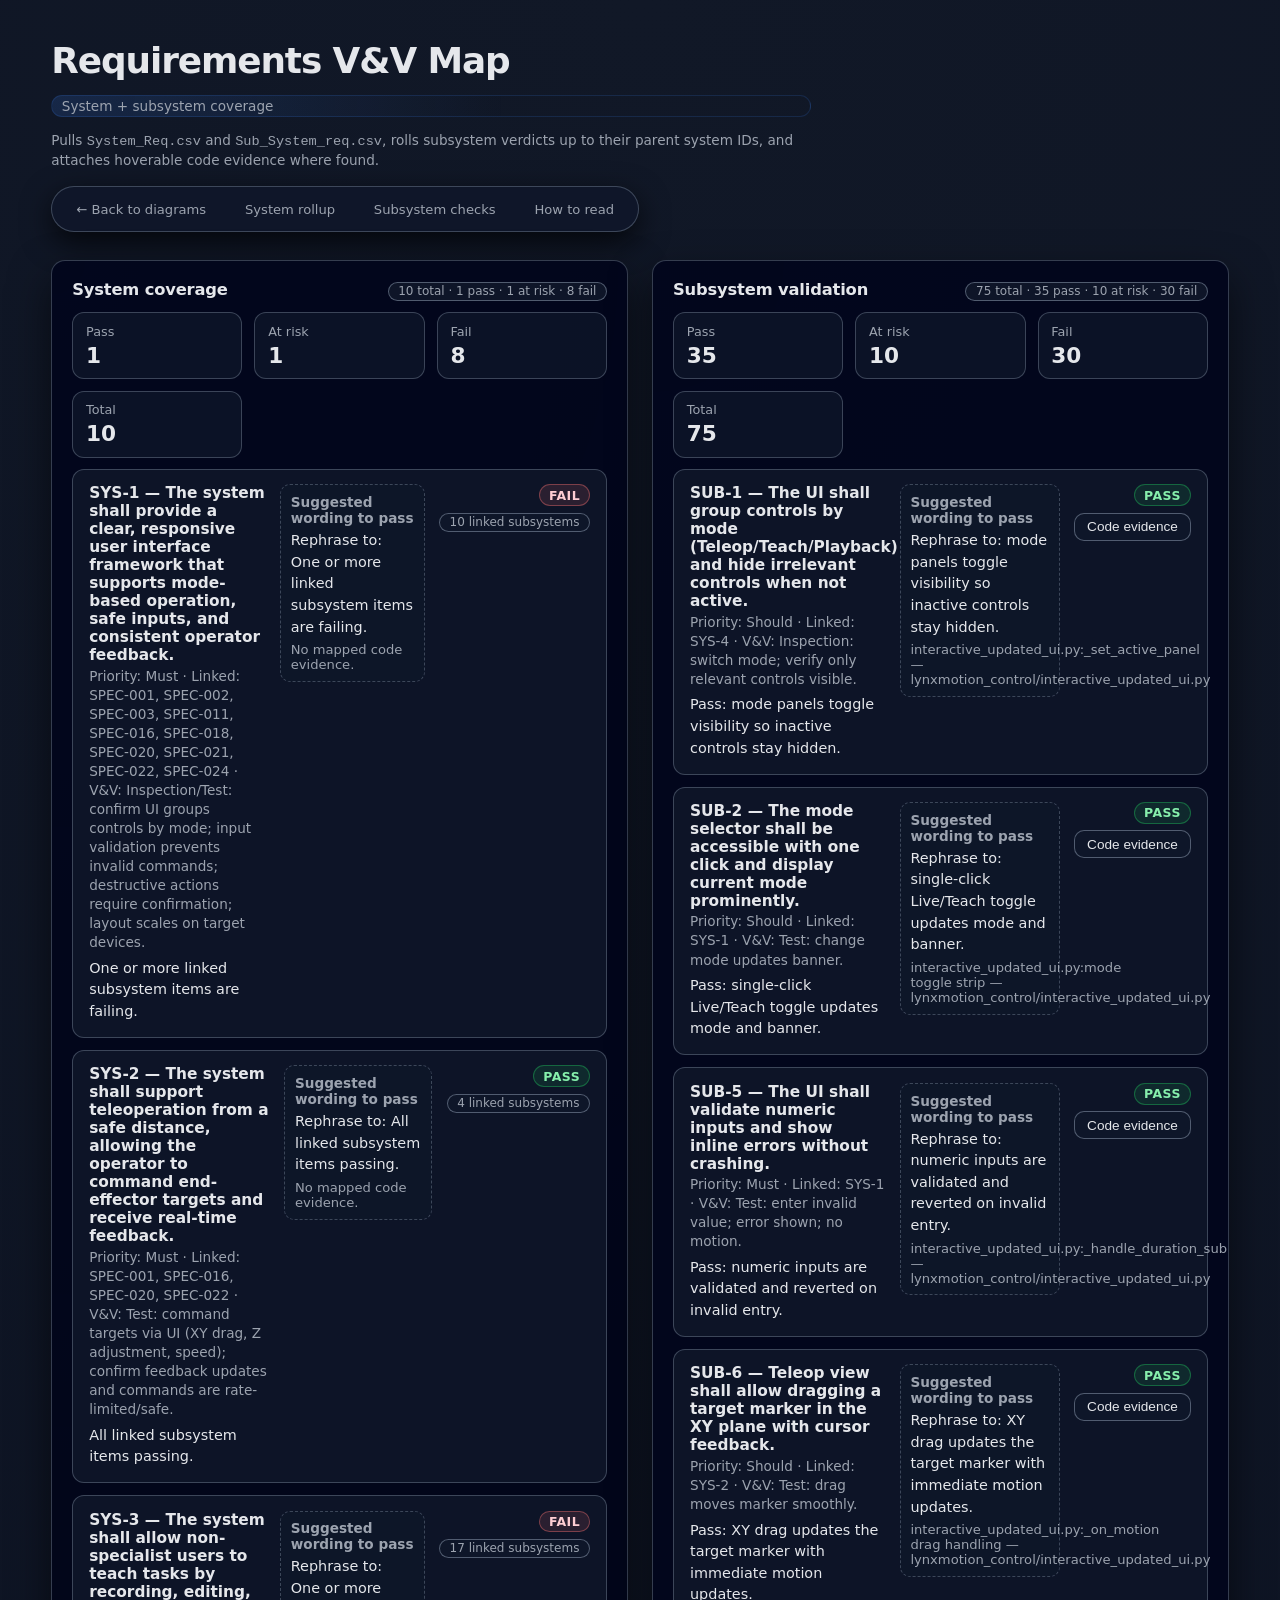
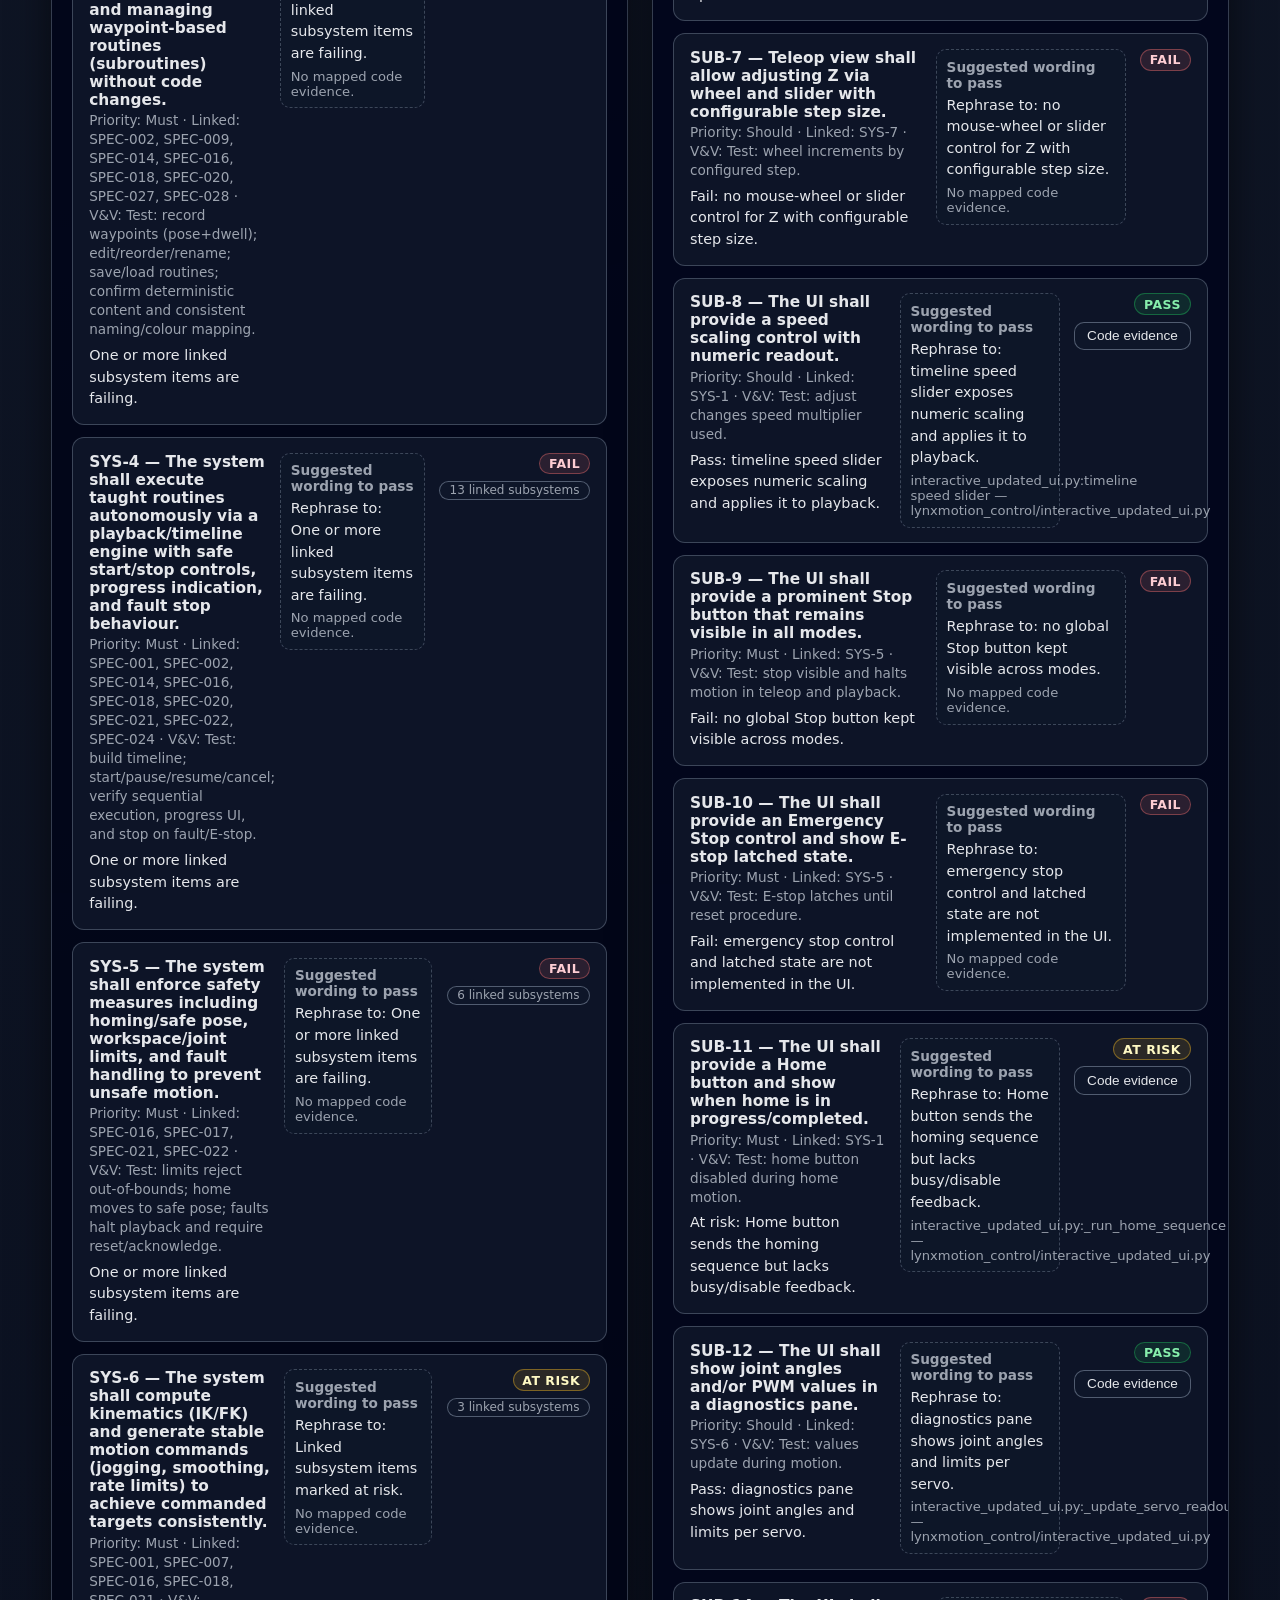
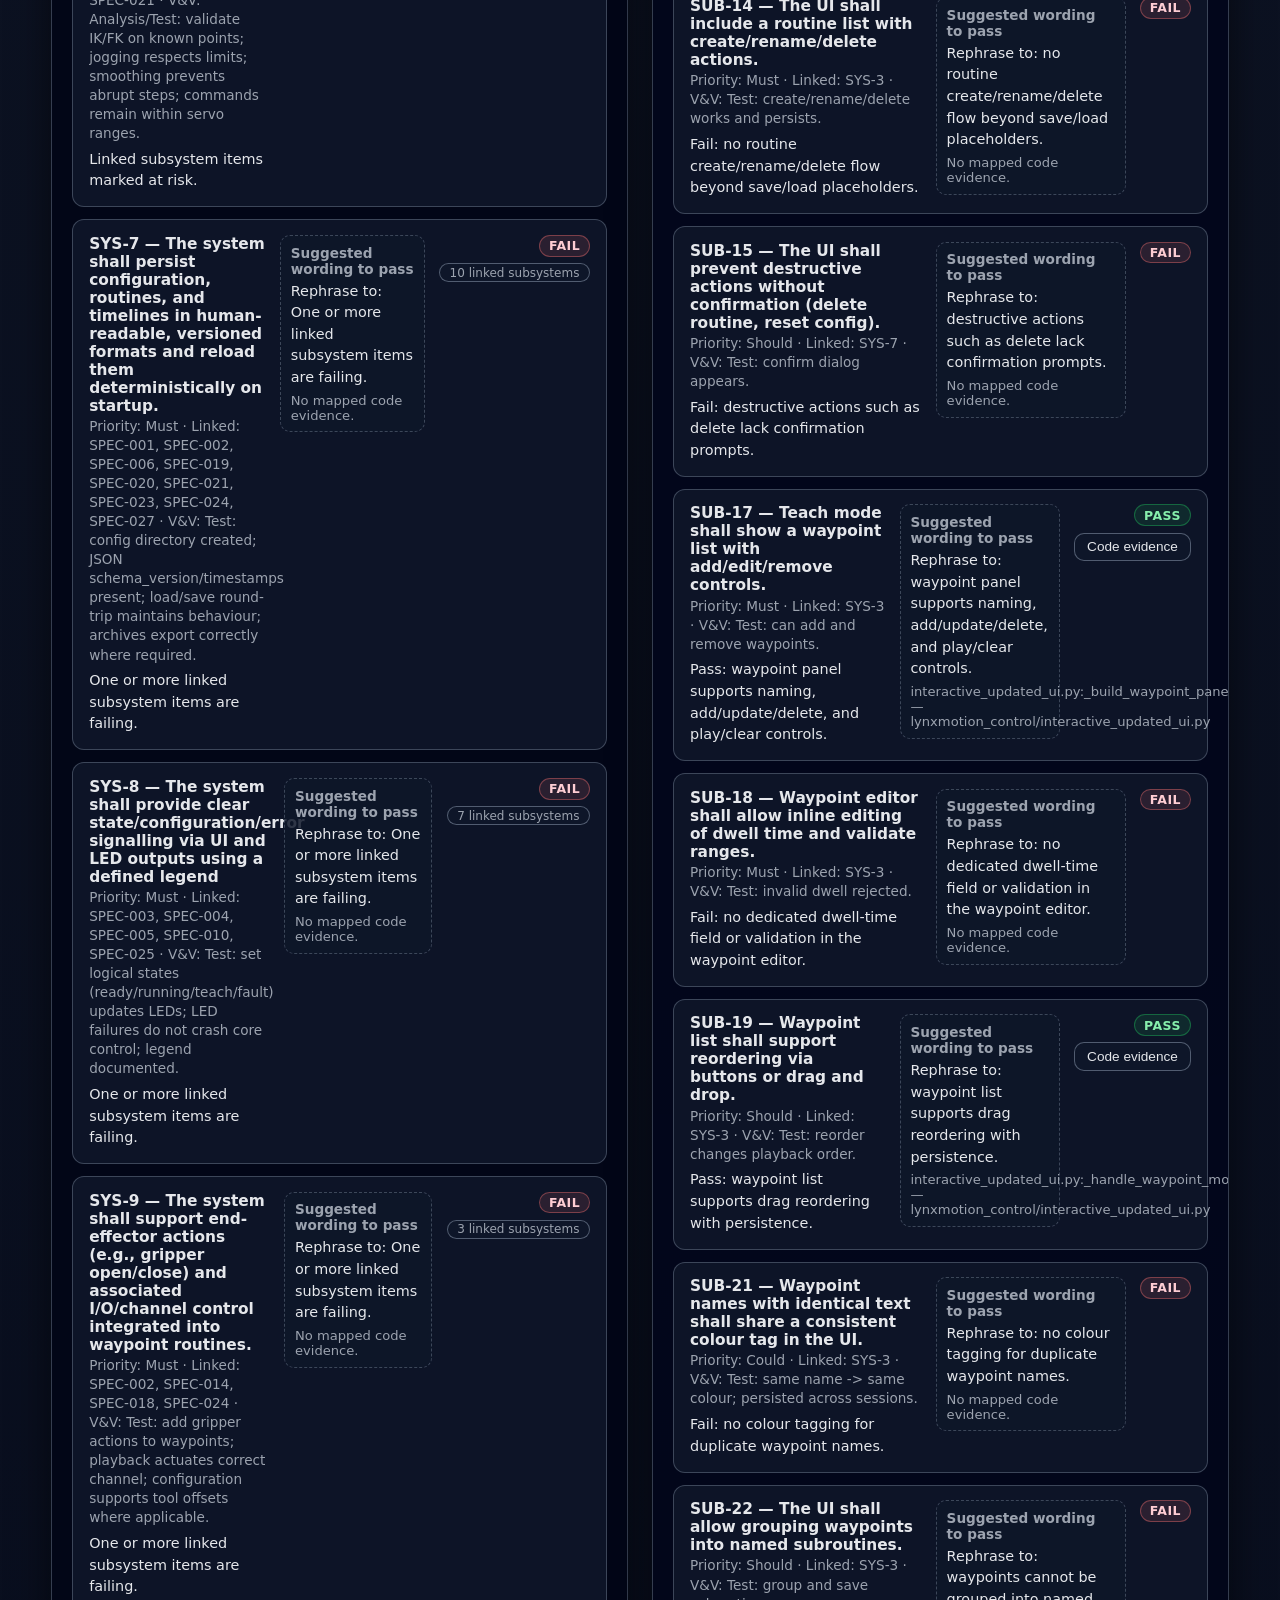
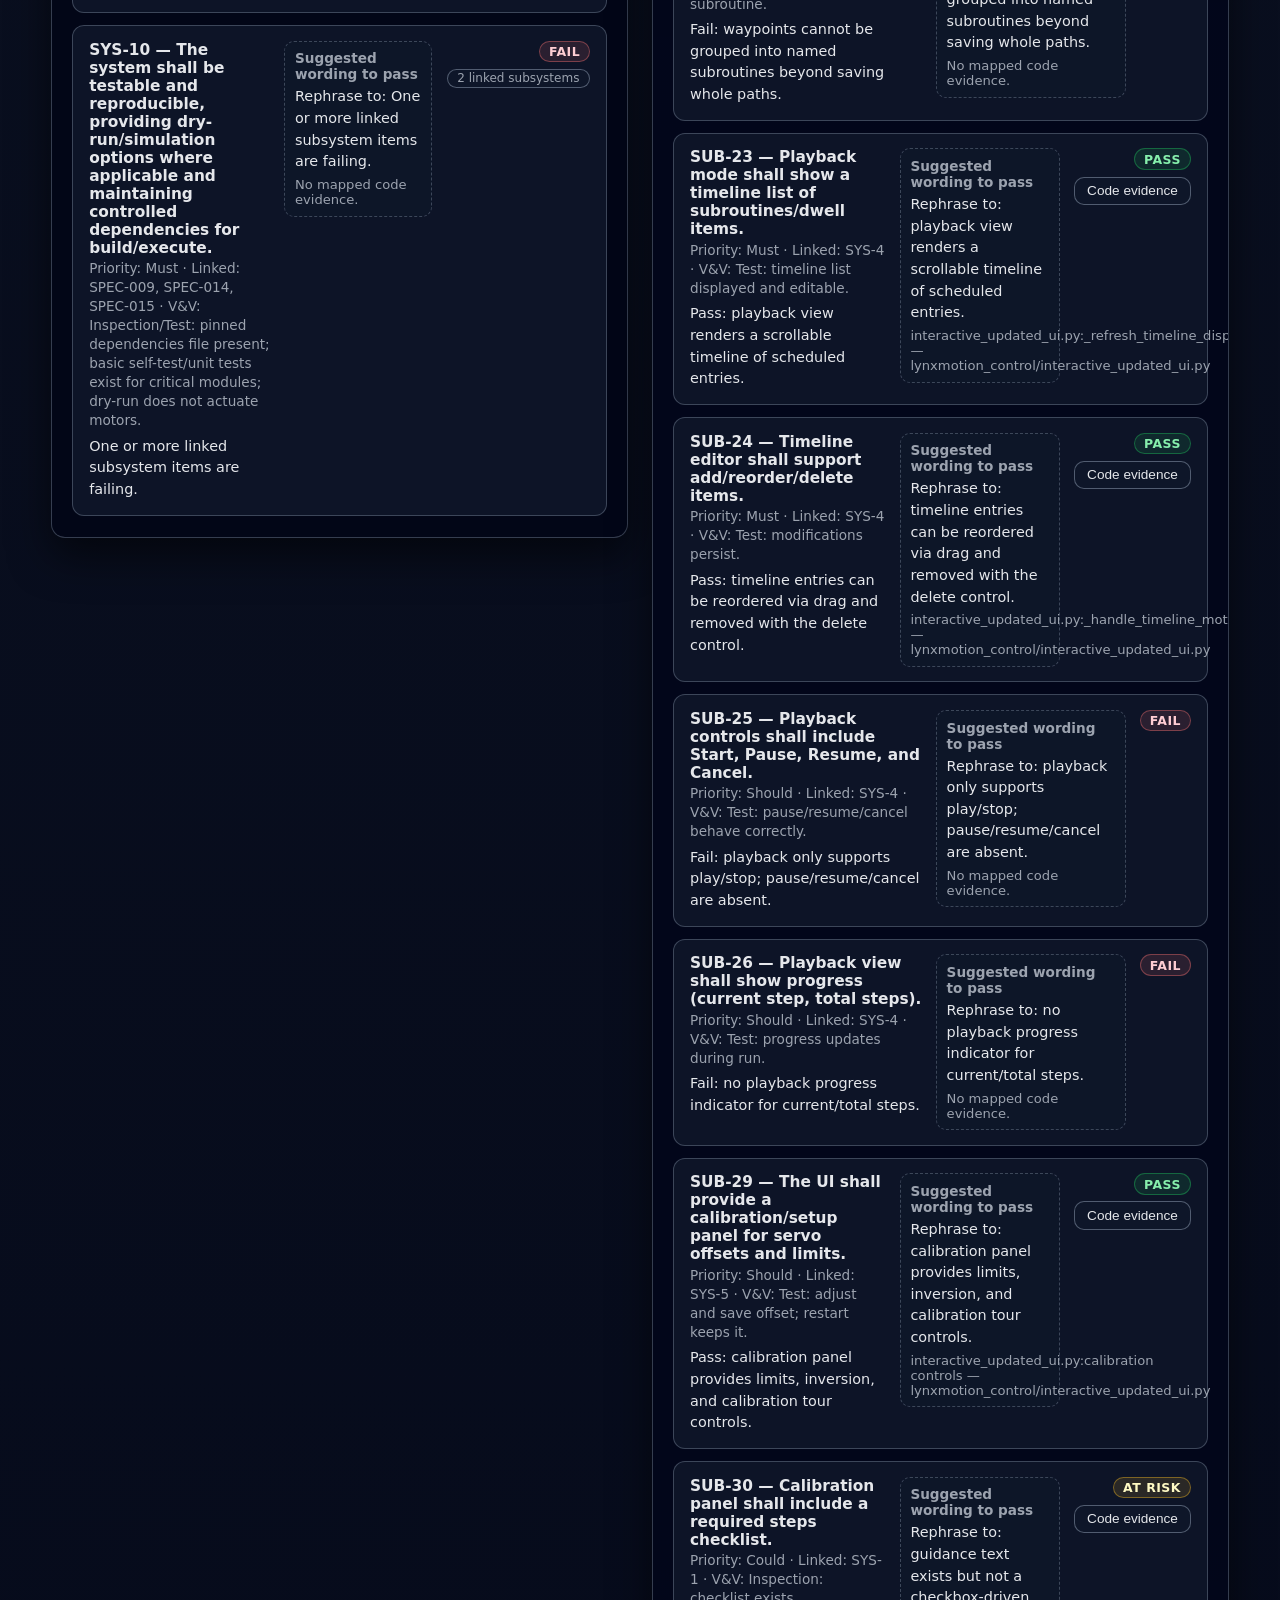
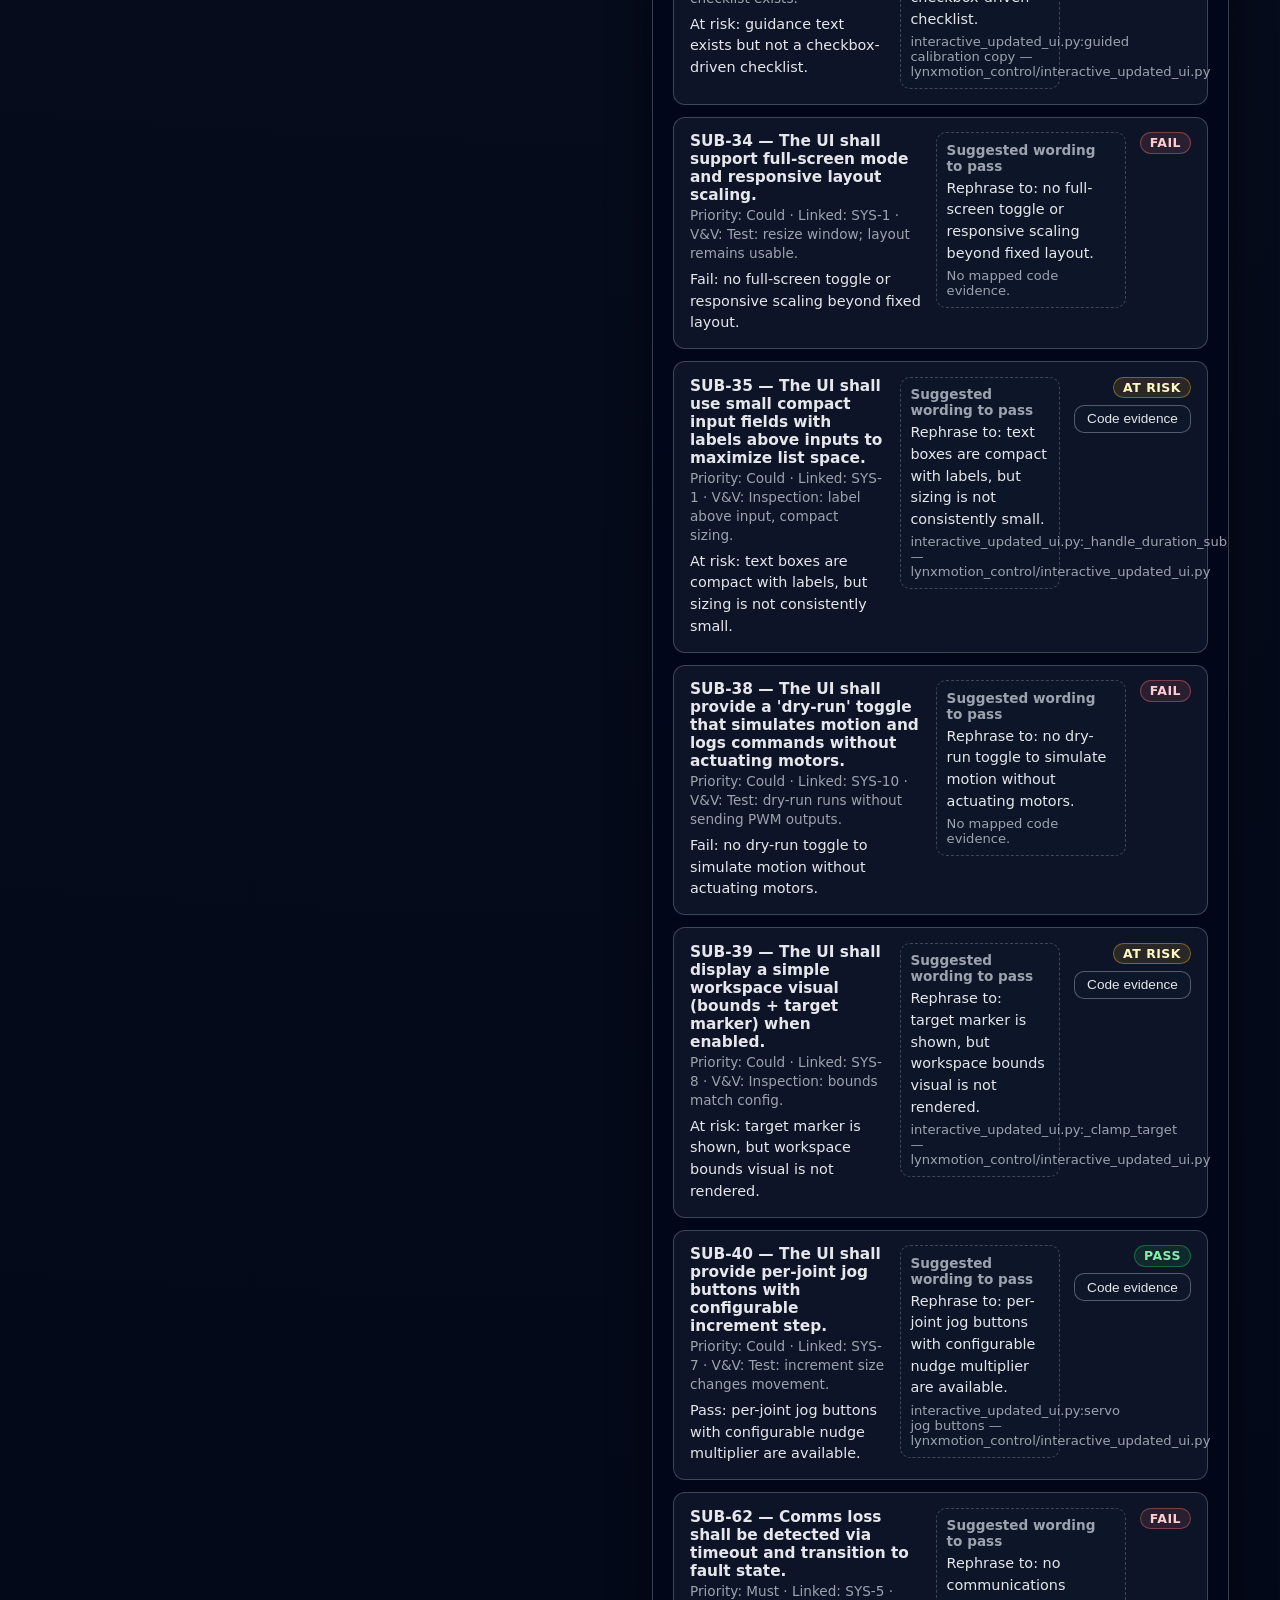
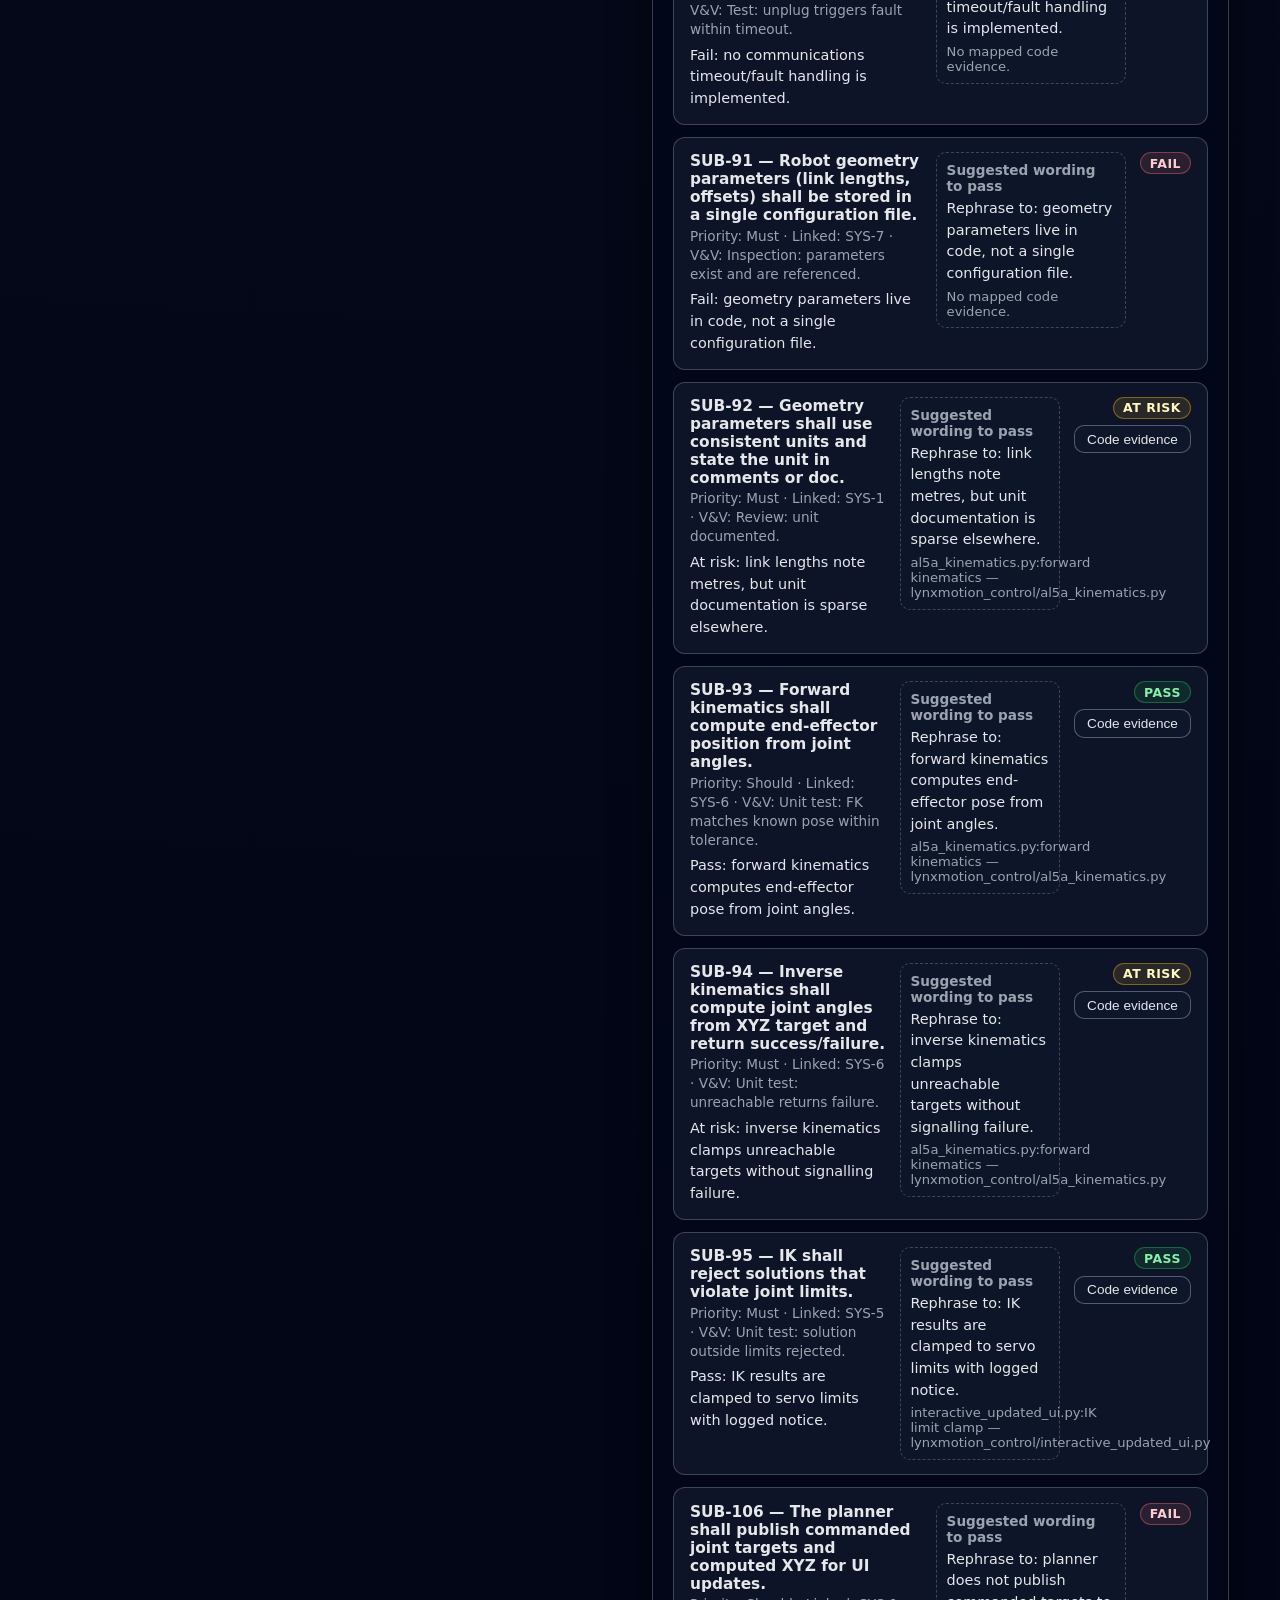
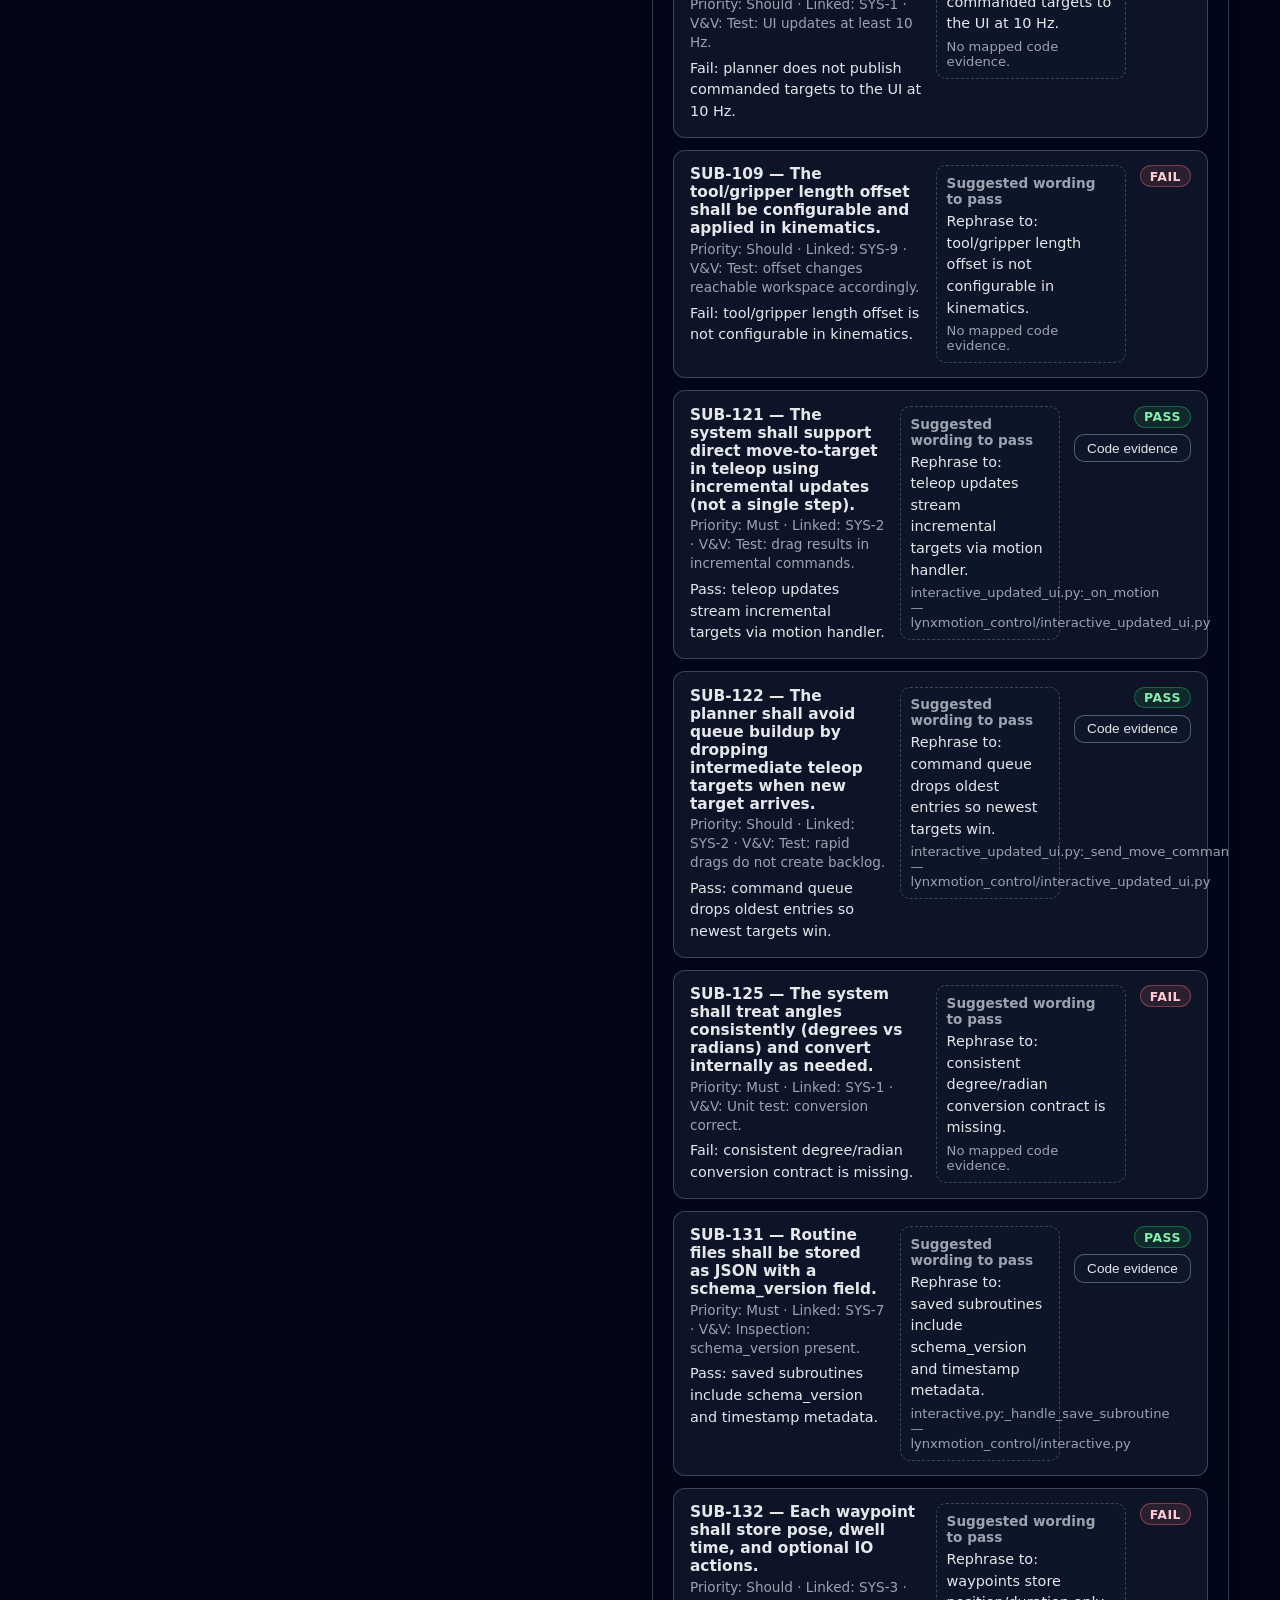
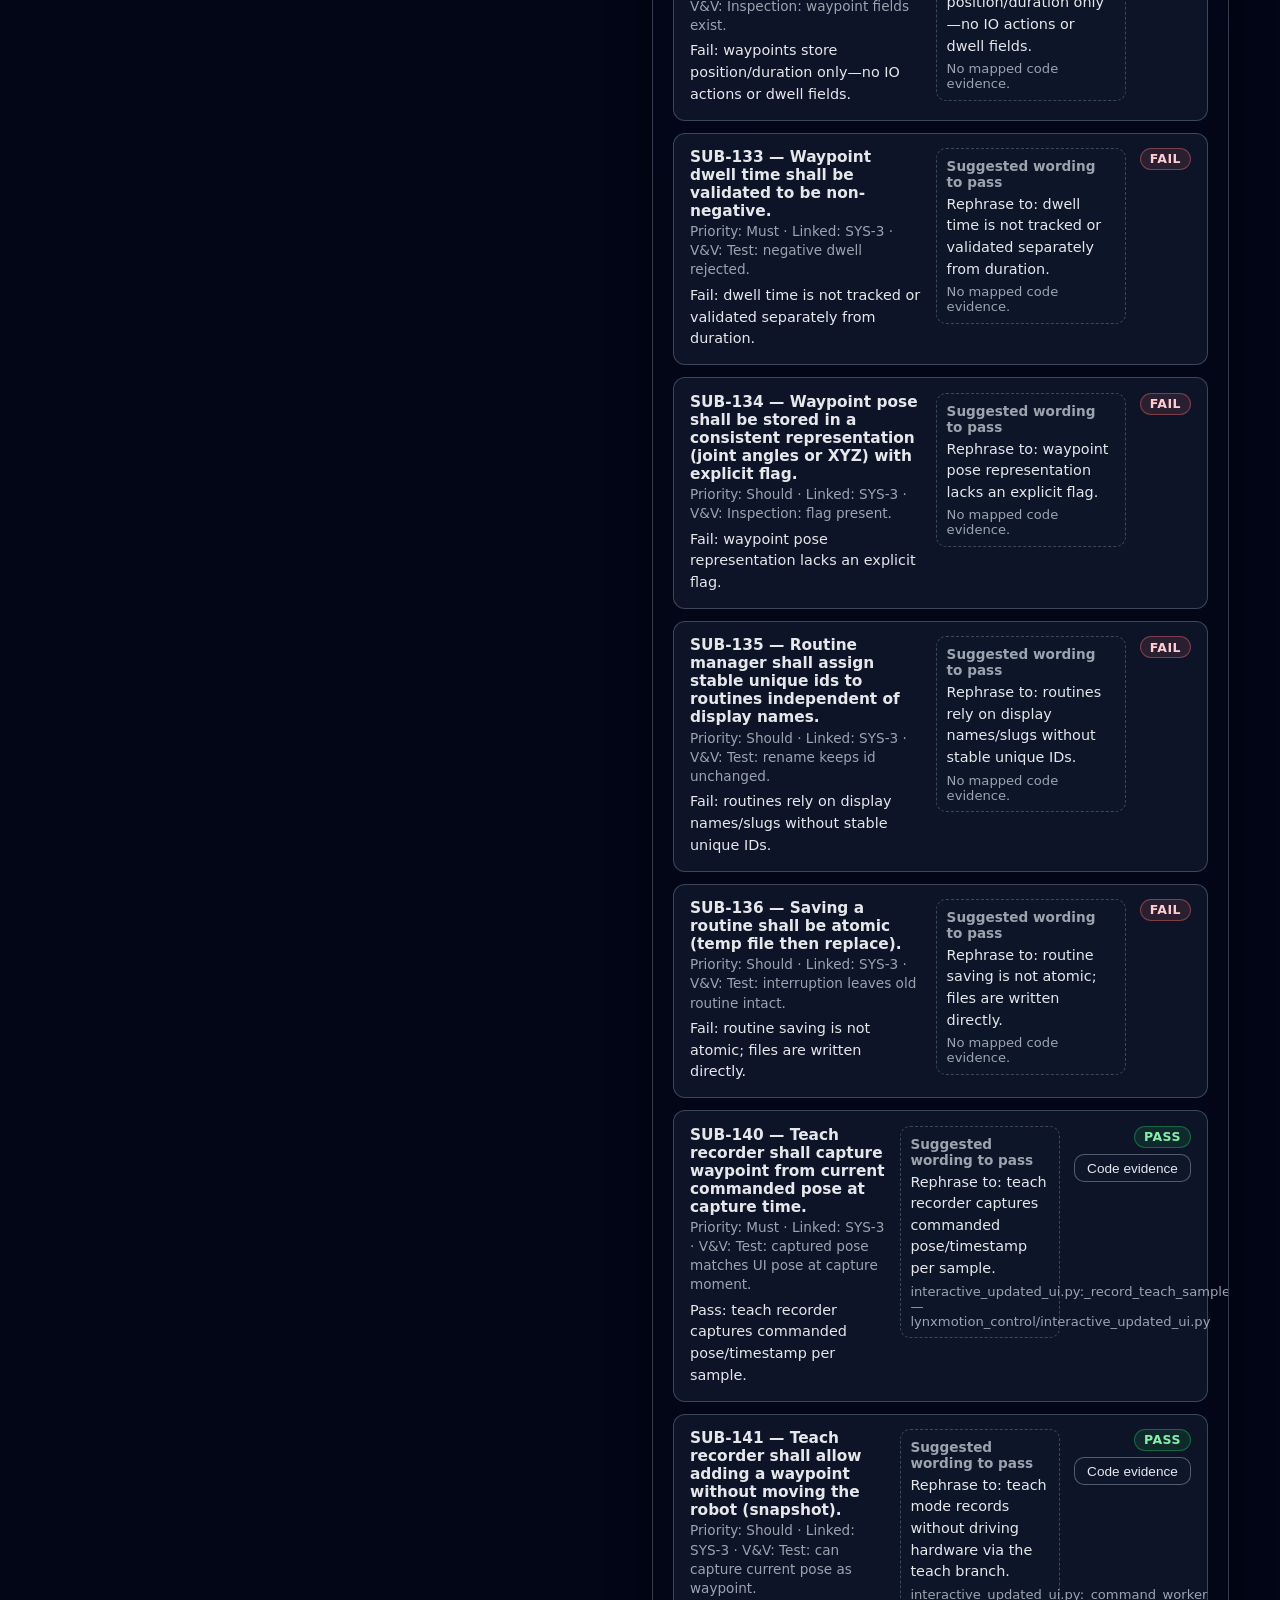
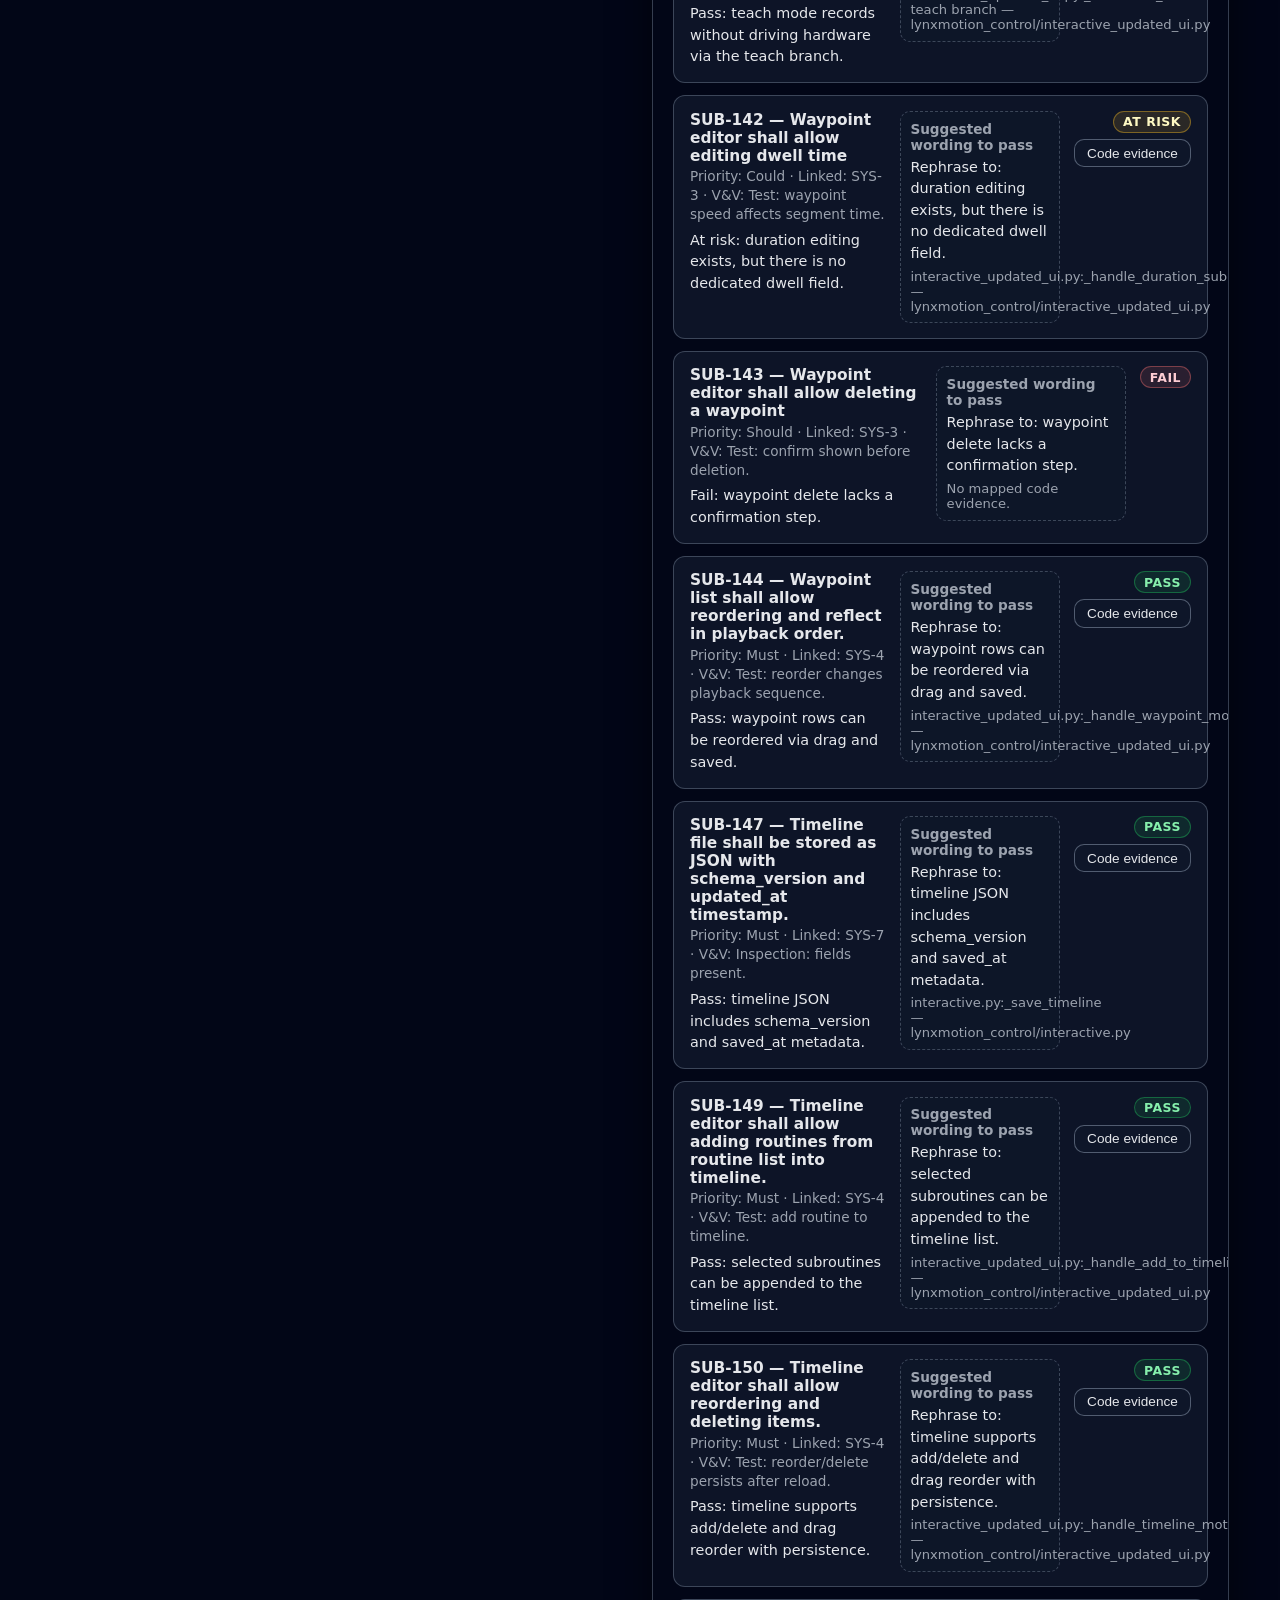
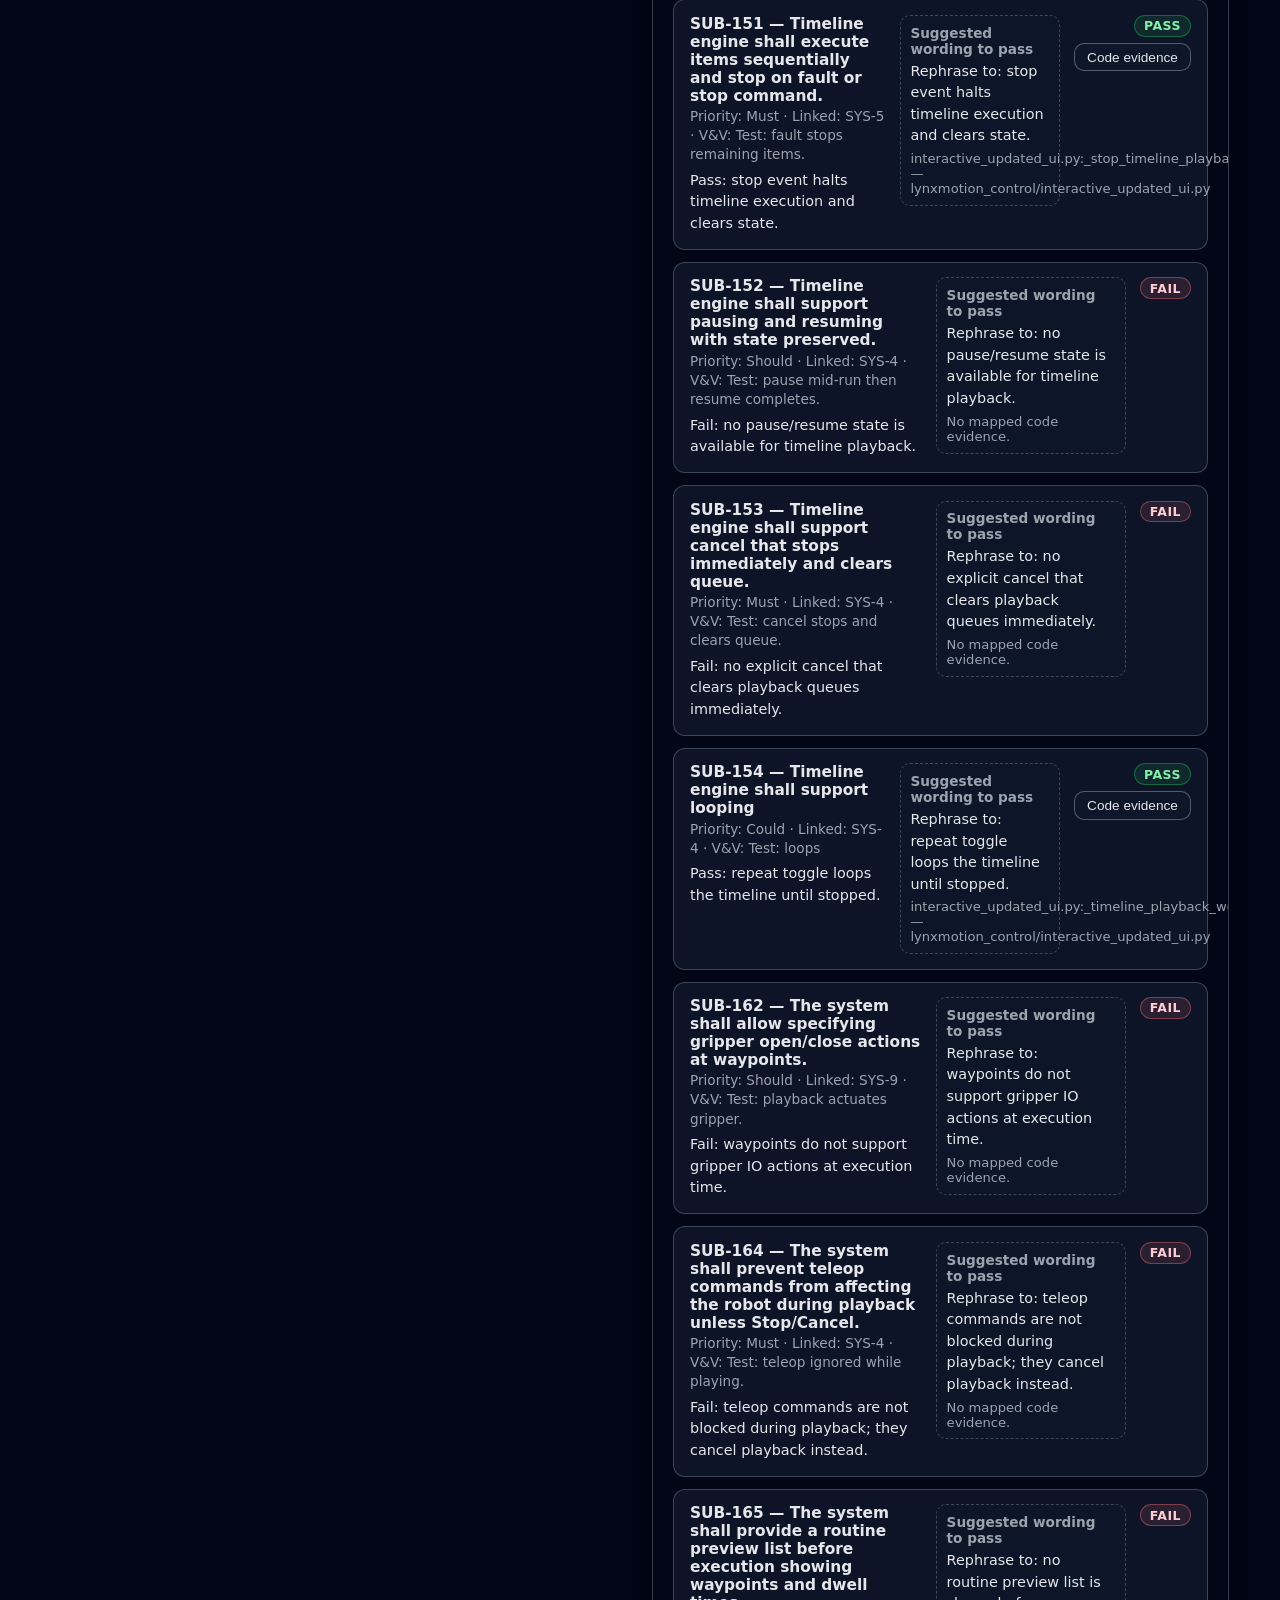
<file: requirements.html>
<!doctype html>
<html lang="en">
<head>
  <meta charset="UTF-8" />
  <title>Lynxmotion AL5A – Requirements V&V Map</title>
  <meta name="viewport" content="width=device-width, initial-scale=1" />
  <style>
    :root {
      --bg: #020617;
      --card-bg: #020617;
      --border-subtle: rgba(148, 163, 184, 0.35);
      --accent: #3b82f6;
      --accent-soft: rgba(59, 130, 246, 0.16);
      --text: #e5e7eb;
      --text-soft: #9ca3af;
      --radius-lg: 14px;
      --shadow-soft: 0 18px 40px rgba(0, 0, 0, 0.55);
      --pass: #22c55e;
      --fail: #f87171;
      --warn: #fbbf24;
    }

    * { box-sizing: border-box; }

    body {
      margin: 0;
      min-height: 100vh;
      font-family: system-ui, -apple-system, BlinkMacSystemFont, "Segoe UI", sans-serif;
      background: radial-gradient(circle at top, #111827 0, #020617 45%, #020617 100%);
      color: var(--text);
      padding: 2.5rem clamp(1.5rem, 4vw, 3.5rem);
      display: flex;
      flex-direction: column;
      gap: 1.75rem;
    }

    header {
      display: flex;
      flex-wrap: wrap;
      align-items: flex-end;
      justify-content: space-between;
      gap: 1rem 2rem;
    }

    h1 {
      margin: 0;
      font-weight: 650;
      letter-spacing: -0.03em;
      font-size: clamp(1.9rem, 2.8vw, 2.4rem);
      display: inline-flex;
      align-items: center;
      gap: 0.5rem;
    }

    .badge {
      font-size: 0.85rem;
      font-weight: 500;
      padding: 0.15rem 0.6rem;
      border-radius: 999px;
      border: 1px solid var(--accent-soft);
      background: radial-gradient(circle at top left, var(--accent-soft), transparent 60%);
      color: var(--text-soft);
    }

    nav.quick-links {
      display: flex;
      flex-wrap: wrap;
      gap: 0.5rem;
      padding: 0.55rem;
      border-radius: 999px;
      background: rgba(15, 23, 42, 0.94);
      border: 1px solid var(--border-subtle);
      box-shadow: 0 10px 30px rgba(0,0,0,0.7);
    }

    nav.quick-links a {
      text-decoration: none;
      font-size: 0.82rem;
      padding: 0.3rem 0.9rem;
      border-radius: 999px;
      color: var(--text-soft);
      border: 1px solid transparent;
      transition: all 0.18s ease-out;
    }

    nav.quick-links a:hover {
      color: var(--text);
      border-color: var(--accent-soft);
      background: radial-gradient(circle at top left, var(--accent-soft), transparent 70%);
    }

    main {
      display: grid;
      grid-template-columns: minmax(0, 1fr) minmax(0, 1fr);
      gap: 1.5rem;
      align-items: flex-start;
    }

    @media (max-width: 1100px) {
      main { grid-template-columns: minmax(0, 1fr); }
    }

    .card {
      position: relative;
      background: var(--card-bg);
      border-radius: var(--radius-lg);
      border: 1px solid var(--border-subtle);
      box-shadow: var(--shadow-soft);
      padding: 1.2rem 1.25rem 1.3rem;
      overflow: hidden;
    }

    .card::before {
      content: "";
      position: absolute;
      inset: 0;
      background: radial-gradient(circle at top left, rgba(59,130,246,0.18), transparent 60%);
      mix-blend-mode: soft-light;
      opacity: 0.7;
      pointer-events: none;
    }

    .card-inner { position: relative; z-index: 1; display: flex; flex-direction: column; gap: 0.7rem; }

    .card h2 {
      margin: 0;
      font-size: 1.02rem;
      letter-spacing: -0.01em;
      font-weight: 620;
    }

    .pill {
      display: inline-flex;
      align-items: center;
      gap: 0.35rem;
      font-size: 0.82rem;
      padding: 0.18rem 0.65rem;
      border-radius: 999px;
      border: 1px solid rgba(148,163,184,0.5);
      background: rgba(15,23,42,0.95);
      margin-right: 0.35rem;
      margin-bottom: 0.2rem;
      color: var(--text-soft);
    }

    .status-pill {
      border: 1px solid rgba(148,163,184,0.5);
      border-radius: 999px;
      padding: 0.15rem 0.55rem;
      font-size: 0.78rem;
      font-weight: 600;
      text-transform: uppercase;
      letter-spacing: 0.04em;
      display: inline-flex;
      align-items: center;
      gap: 0.35rem;
    }

    .status-pass { background: rgba(34, 197, 94, 0.12); color: #86efac; border-color: rgba(34,197,94,0.4); }
    .status-fail { background: rgba(248, 113, 113, 0.12); color: #fecdd3; border-color: rgba(248,113,113,0.4); }
    .status-warn { background: rgba(251, 191, 36, 0.12); color: #fef9c3; border-color: rgba(251,191,36,0.4); }

    .summary-grid {
      display: grid;
      grid-template-columns: repeat(auto-fit, minmax(170px, 1fr));
      gap: 0.75rem;
    }

    .summary-tile {
      border: 1px solid var(--border-subtle);
      border-radius: 12px;
      padding: 0.65rem 0.8rem;
      background: rgba(15,23,42,0.75);
      display: flex;
      flex-direction: column;
      gap: 0.25rem;
    }

    .summary-tile .label { color: var(--text-soft); font-size: 0.8rem; }
    .summary-tile .value { font-size: 1.35rem; font-weight: 650; }

    .requirement-list { list-style: none; padding: 0; margin: 0; display: flex; flex-direction: column; gap: 0.75rem; }

    .requirement-item {
      border: 1px solid var(--border-subtle);
      border-radius: 12px;
      padding: 0.9rem 1rem;
      background: rgba(15,23,42,0.9);
      display: grid;
      grid-template-columns: minmax(0, 1.1fr) minmax(0, 0.9fr) auto;
      gap: 0.9rem;
      align-items: start;
    }

    .requirement-item .title {
      font-weight: 620;
      margin: 0 0 0.15rem;
      font-size: 0.96rem;
    }

    .requirement-meta { color: var(--text-soft); font-size: 0.85rem; margin: 0.15rem 0 0; line-height: 1.4; }
    .reason { margin: 0.35rem 0 0; color: var(--text); font-size: 0.9rem; line-height: 1.5; }

    .tag {
      font-size: 0.75rem;
      padding: 0.1rem 0.6rem;
      border-radius: 999px;
      border: 1px solid rgba(148,163,184,0.5);
      color: var(--text-soft);
      background: rgba(15,23,42,0.95);
    }

    .code-button {
      background: rgba(15,23,42,0.95);
      color: var(--text);
      border: 1px solid rgba(148,163,184,0.5);
      border-radius: 10px;
      padding: 0.35rem 0.75rem;
      font-size: 0.85rem;
      cursor: pointer;
      transition: all 0.16s ease-out;
    }

    .code-button:hover { border-color: var(--accent-soft); color: #fff; }

    .suggestion {
      border: 1px dashed var(--border-subtle);
      border-radius: 10px;
      padding: 0.55rem 0.6rem;
      background: rgba(15,23,42,0.85);
      display: flex;
      flex-direction: column;
      gap: 0.25rem;
    }

    .suggestion-title { margin: 0; font-weight: 600; font-size: 0.85rem; color: var(--text-soft); }
    .suggestion-body { margin: 0; font-size: 0.9rem; line-height: 1.5; color: var(--text); }
    .evidence-meta { margin: 0; font-size: 0.82rem; color: var(--text-soft); }

    @media (max-width: 900px) {
      .requirement-item { grid-template-columns: minmax(0, 1fr); }
      .requirement-item > div:last-child { align-items: flex-start !important; }
    }

    .code-tooltip {
      position: fixed;
      background: #0b1220;
      color: var(--text);
      border: 1px solid rgba(148,163,184,0.3);
      border-radius: 12px;
      padding: 0.75rem 0.85rem;
      box-shadow: 0 20px 40px rgba(0,0,0,0.55);
      max-width: min(720px, 92vw);
      display: none;
      z-index: 9999;
      pointer-events: none;
    }

    .code-tooltip h4 {
      margin: 0 0 0.35rem;
      font-size: 0.95rem;
    }

    .code-tooltip .code-meta {
      color: var(--text-soft);
      font-size: 0.82rem;
      margin-bottom: 0.35rem;
    }

    .code-tooltip pre {
      margin: 0;
      max-height: 320px;
      overflow: auto;
      background: rgba(15,23,42,0.8);
      border: 1px solid rgba(148,163,184,0.25);
      border-radius: 10px;
      padding: 0.65rem;
      font-size: 0.82rem;
      line-height: 1.3;
    }
  </style>
</head>
<body>
  <header>
    <div>
      <h1>Requirements V&amp;V Map</h1>
      <p class="badge">System + subsystem coverage</p>
      <p class="requirement-meta" style="max-width: 760px; margin-top: 0.4rem;">
        Pulls <code>System_Req.csv</code> and <code>Sub_System_req.csv</code>, rolls subsystem verdicts up to their parent
        system IDs, and attaches hoverable code evidence where found.
      </p>
    </div>
    <nav class="quick-links" aria-label="Quick links">
      <a href="index.html">← Back to diagrams</a>
      <a href="#system-block">System rollup</a>
      <a href="#sub-block">Subsystem checks</a>
      <a href="#howto">How to read</a>
    </nav>
  </header>

  <main>
    <section class="card" id="system-block">
      <div class="card-inner">
        <div style="display: flex; justify-content: space-between; align-items: baseline; gap: 0.75rem;">
          <h2>System coverage</h2>
          <span class="tag" id="system-count">Loading…</span>
        </div>
        <div class="summary-grid" id="system-summary-grid"></div>
        <ul class="requirement-list" id="system-list"></ul>
      </div>
    </section>

    <section class="card" id="sub-block">
      <div class="card-inner">
        <div style="display: flex; justify-content: space-between; align-items: baseline; gap: 0.75rem;">
          <h2>Subsystem validation</h2>
          <span class="tag" id="sub-count">Loading…</span>
        </div>
        <div class="summary-grid" id="sub-summary-grid"></div>
        <ul class="requirement-list" id="sub-list"></ul>
      </div>
    </section>

    <section class="card" id="howto">
      <div class="card-inner">
        <div style="display: flex; justify-content: space-between; align-items: baseline; gap: 0.75rem;">
          <h2>How to read this</h2>
          <span class="tag">Guidance</span>
        </div>
        <p class="reason">
          Each requirement shows its verdict (pass, at risk, or fail). When mapped code evidence exists, the
          “Code evidence” button appears—hover to see the highlighted snippet.
        </p>
        <div class="summary-grid">
          <div class="summary-tile"><div class="label">Pass</div><div class="value">Meets intent</div></div>
          <div class="summary-tile"><div class="label">At risk</div><div class="value">Partial or fragile</div></div>
          <div class="summary-tile"><div class="label">Fail</div><div class="value">No mapped evidence</div></div>
        </div>
      </div>
    </section>
  </main>

  <div class="code-tooltip" id="code-tooltip"></div>

  <script>
    const SNIPPET_DEFS = {
      panelVisibility: { title: "interactive_updated_ui.py:_set_active_panel", file: "lynxmotion_control/interactive_updated_ui.py", marker: "def _set_active_panel", highlight: "set_visible(visible)" },
      modeToggle: { title: "interactive_updated_ui.py:mode toggle strip", file: "lynxmotion_control/interactive_updated_ui.py", marker: "_build_mode_toggle_strip", highlight: "_set_operation_mode" },
      durationValidation: { title: "interactive_updated_ui.py:_handle_duration_submit", file: "lynxmotion_control/interactive_updated_ui.py", marker: "def _handle_duration_submit", highlight: "Ignoring invalid waypoint duration entry" },
      teleopDrag: { title: "interactive_updated_ui.py:_on_motion drag handling", file: "lynxmotion_control/interactive_updated_ui.py", marker: "def _on_motion", highlight: "new_target" },
      timelineSpeed: { title: "interactive_updated_ui.py:timeline speed slider", file: "lynxmotion_control/interactive_updated_ui.py", marker: "self._timeline_speed_slider", highlight: "valfmt=\"%0.1fx\"" },
      servoDiagnostics: { title: "interactive_updated_ui.py:_update_servo_readouts", file: "lynxmotion_control/interactive_updated_ui.py", marker: "def _update_servo_readouts", highlight: "Cmd:" },
      timelineList: { title: "interactive_updated_ui.py:timeline panel list", file: "lynxmotion_control/interactive_updated_ui.py", marker: "Subroutines & timeline", highlight: "_timeline_ax.set_title" },
      timelineRender: { title: "interactive_updated_ui.py:_refresh_timeline_display", file: "lynxmotion_control/interactive_updated_ui.py", marker: "def _refresh_timeline_display", highlight: "Timeline schedule" },
      timelineReorder: { title: "interactive_updated_ui.py:_handle_timeline_motion", file: "lynxmotion_control/interactive_updated_ui.py", marker: "def _handle_timeline_motion", highlight: "insert" },
      timelineRemove: { title: "interactive_updated_ui.py:_handle_remove_timeline_entry", file: "lynxmotion_control/interactive_updated_ui.py", marker: "def _handle_remove_timeline_entry", highlight: "pop(self._selected_timeline_index)" },
      calibrationControls: { title: "interactive_updated_ui.py:calibration controls", file: "lynxmotion_control/interactive_updated_ui.py", marker: "self._calibration_button", highlight: "Calibrate" },
      calibrationGuide: { title: "interactive_updated_ui.py:guided calibration copy", file: "lynxmotion_control/interactive_updated_ui.py", marker: "\"Guided calibration\"", highlight: "Start the tour" },
      workspaceClamp: { title: "interactive_updated_ui.py:_clamp_target", file: "lynxmotion_control/interactive_updated_ui.py", marker: "def _clamp_target", highlight: "np.clip" },
      jogButtons: { title: "interactive_updated_ui.py:servo jog buttons", file: "lynxmotion_control/interactive_updated_ui.py", marker: "invert_button = Button", highlight: "self._make_servo_adjust_callback" },
      fkForward: { title: "al5a_kinematics.py:forward kinematics", file: "lynxmotion_control/al5a_kinematics.py", marker: "def forward", highlight: "rot = np.array" },
      ikLimit: { title: "interactive_updated_ui.py:IK limit clamp", file: "lynxmotion_control/interactive_updated_ui.py", marker: "def _apply_hard_limits_to_ik", highlight: "IK solution clipped" },
      teleopMotion: { title: "interactive_updated_ui.py:_on_motion", file: "lynxmotion_control/interactive_updated_ui.py", marker: "def _on_motion", highlight: "self.update_robot()" },
      queueDrop: { title: "interactive_updated_ui.py:_send_move_command", file: "lynxmotion_control/interactive_updated_ui.py", marker: "def _send_move_command", highlight: "self._command_queue.put_nowait" },
      teachSample: { title: "interactive_updated_ui.py:_record_teach_sample", file: "lynxmotion_control/interactive_updated_ui.py", marker: "def _record_teach_sample", highlight: "TeachSample(" },
      teachVirtual: { title: "interactive_updated_ui.py:_command_worker teach branch", file: "lynxmotion_control/interactive_updated_ui.py", marker: "if self._operation_mode == \"teach\"", highlight: "_record_teach_sample" },
      timelineAdd: { title: "interactive_updated_ui.py:_handle_add_to_timeline", file: "lynxmotion_control/interactive_updated_ui.py", marker: "def _handle_add_to_timeline", highlight: "self._timeline_entries.append" },
      timelineStop: { title: "interactive_updated_ui.py:_stop_timeline_playback", file: "lynxmotion_control/interactive_updated_ui.py", marker: "def _stop_timeline_playback", highlight: "self._timeline_stop_event.set" },
      timelineRepeat: { title: "interactive_updated_ui.py:_timeline_playback_worker", file: "lynxmotion_control/interactive_updated_ui.py", marker: "_timeline_repeat", highlight: "while not self._timeline_stop_event.is_set()" },
      waypointPanel: { title: "interactive_updated_ui.py:_build_waypoint_panel", file: "lynxmotion_control/interactive_updated_ui.py", marker: "def _build_waypoint_panel", highlight: "Add waypoint" },
      waypointReorder: { title: "interactive_updated_ui.py:_handle_waypoint_motion", file: "lynxmotion_control/interactive_updated_ui.py", marker: "def _handle_waypoint_motion", highlight: "insert" },
      homeTrigger: { title: "interactive_updated_ui.py:_run_home_sequence", file: "lynxmotion_control/interactive_updated_ui.py", marker: "def _run_home_sequence", highlight: "_send_move_command" },
      servoClamp: { title: "al5a_kinematics.py:ServoConfig.clamp_angle", file: "lynxmotion_control/al5a_kinematics.py", marker: "def clamp_angle", highlight: "max(self.min_angle" },
      servoChannels: { title: "al5a_kinematics.py:DEFAULT_SERVO_CHANNELS", file: "lynxmotion_control/al5a_kinematics.py", marker: "DEFAULT_SERVO_CHANNELS", highlight: "5: 4" },
      ledPatterns: { title: "led_driver.py:drive patterns", file: "lynxmotion_control/led_driver.py", marker: "def drive", highlight: "pattern == \"solid\"" },
      isoState: { title: "status_leds.py:set_iso_state", file: "lynxmotion_control/status_leds.py", marker: "def set_iso_state", highlight: "RobotISOState" },
      ledConfig: { title: "led_driver.py:load_led_config", file: "lynxmotion_control/led_driver.py", marker: "def load_led_config", highlight: "Seeded default LED configuration" },
      teachLED: { title: "interactive_updated_ui.py:_sync_leds", file: "lynxmotion_control/interactive_updated_ui.py", marker: "_sync_leds", highlight: "teach_active" },
      configDir: { title: "config_paths.py:get_config_root", file: "lynxmotion_control/config_paths.py", marker: "def get_config_root", highlight: "return base / \"lynxmotion_al5a\"" },
      schemaSubroutine: { title: "interactive.py:_handle_save_subroutine", file: "lynxmotion_control/interactive.py", marker: "schema_version", highlight: "SUBROUTINE_SCHEMA_VERSION" },
      schemaTimeline: { title: "interactive.py:_save_timeline", file: "lynxmotion_control/interactive.py", marker: "schema_version", highlight: "TIMELINE_SCHEMA_VERSION" },
      teachIndicator: { title: "interactive_updated_ui.py:_update_recording_indicator", file: "lynxmotion_control/interactive_updated_ui.py", marker: "def _update_recording_indicator", highlight: "Recording (teach mode)" },
      requirementsPinned: { title: "requirements.txt", file: "requirements.txt", marker: "matplotlib", highlight: "matplotlib" }
    };

    const EVIDENCE_MAP = {
      "SUB-1": { status: "pass", verdict: "Pass: mode panels toggle visibility so inactive controls stay hidden.", snippetKey: "panelVisibility" },
      "SUB-2": { status: "pass", verdict: "Pass: single-click Live/Teach toggle updates mode and banner.", snippetKey: "modeToggle" },
      "SUB-5": { status: "pass", verdict: "Pass: numeric inputs are validated and reverted on invalid entry.", snippetKey: "durationValidation" },
      "SUB-6": { status: "pass", verdict: "Pass: XY drag updates the target marker with immediate motion updates.", snippetKey: "teleopDrag" },
      "SUB-7": { status: "fail", verdict: "Fail: no mouse-wheel or slider control for Z with configurable step size." },
      "SUB-8": { status: "pass", verdict: "Pass: timeline speed slider exposes numeric scaling and applies it to playback.", snippetKey: "timelineSpeed" },
      "SUB-9": { status: "fail", verdict: "Fail: no global Stop button kept visible across modes." },
      "SUB-10": { status: "fail", verdict: "Fail: emergency stop control and latched state are not implemented in the UI." },
      "SUB-11": { status: "warn", verdict: "At risk: Home button sends the homing sequence but lacks busy/disable feedback.", snippetKey: "homeTrigger" },
      "SUB-12": { status: "pass", verdict: "Pass: diagnostics pane shows joint angles and limits per servo.", snippetKey: "servoDiagnostics" },
      "SUB-14": { status: "fail", verdict: "Fail: no routine create/rename/delete flow beyond save/load placeholders." },
      "SUB-15": { status: "fail", verdict: "Fail: destructive actions such as delete lack confirmation prompts." },
      "SUB-17": { status: "pass", verdict: "Pass: waypoint panel supports naming, add/update/delete, and play/clear controls.", snippetKey: "waypointPanel" },
      "SUB-18": { status: "fail", verdict: "Fail: no dedicated dwell-time field or validation in the waypoint editor." },
      "SUB-19": { status: "pass", verdict: "Pass: waypoint list supports drag reordering with persistence.", snippetKey: "waypointReorder" },
      "SUB-21": { status: "fail", verdict: "Fail: no colour tagging for duplicate waypoint names." },
      "SUB-22": { status: "fail", verdict: "Fail: waypoints cannot be grouped into named subroutines beyond saving whole paths." },
      "SUB-23": { status: "pass", verdict: "Pass: playback view renders a scrollable timeline of scheduled entries.", snippetKey: "timelineRender" },
      "SUB-24": { status: "pass", verdict: "Pass: timeline entries can be reordered via drag and removed with the delete control.", snippetKey: "timelineReorder" },
      "SUB-25": { status: "fail", verdict: "Fail: playback only supports play/stop; pause/resume/cancel are absent." },
      "SUB-26": { status: "fail", verdict: "Fail: no playback progress indicator for current/total steps." },
      "SUB-29": { status: "pass", verdict: "Pass: calibration panel provides limits, inversion, and calibration tour controls.", snippetKey: "calibrationControls" },
      "SUB-30": { status: "warn", verdict: "At risk: guidance text exists but not a checkbox-driven checklist.", snippetKey: "calibrationGuide" },
      "SUB-34": { status: "fail", verdict: "Fail: no full-screen toggle or responsive scaling beyond fixed layout." },
      "SUB-35": { status: "warn", verdict: "At risk: text boxes are compact with labels, but sizing is not consistently small.", snippetKey: "durationValidation" },
      "SUB-38": { status: "fail", verdict: "Fail: no dry-run toggle to simulate motion without actuating motors." },
      "SUB-39": { status: "warn", verdict: "At risk: target marker is shown, but workspace bounds visual is not rendered.", snippetKey: "workspaceClamp" },
      "SUB-40": { status: "pass", verdict: "Pass: per-joint jog buttons with configurable nudge multiplier are available.", snippetKey: "jogButtons" },
      "SUB-62": { status: "fail", verdict: "Fail: no communications timeout/fault handling is implemented." },
      "SUB-91": { status: "fail", verdict: "Fail: geometry parameters live in code, not a single configuration file." },
      "SUB-92": { status: "warn", verdict: "At risk: link lengths note metres, but unit documentation is sparse elsewhere.", snippetKey: "fkForward" },
      "SUB-93": { status: "pass", verdict: "Pass: forward kinematics computes end-effector pose from joint angles.", snippetKey: "fkForward" },
      "SUB-94": { status: "warn", verdict: "At risk: inverse kinematics clamps unreachable targets without signalling failure.", snippetKey: "fkForward" },
      "SUB-95": { status: "pass", verdict: "Pass: IK results are clamped to servo limits with logged notice.", snippetKey: "ikLimit" },
      "SUB-106": { status: "fail", verdict: "Fail: planner does not publish commanded targets to the UI at 10 Hz." },
      "SUB-109": { status: "fail", verdict: "Fail: tool/gripper length offset is not configurable in kinematics." },
      "SUB-121": { status: "pass", verdict: "Pass: teleop updates stream incremental targets via motion handler.", snippetKey: "teleopMotion" },
      "SUB-122": { status: "pass", verdict: "Pass: command queue drops oldest entries so newest targets win.", snippetKey: "queueDrop" },
      "SUB-125": { status: "fail", verdict: "Fail: consistent degree/radian conversion contract is missing." },
      "SUB-131": { status: "pass", verdict: "Pass: saved subroutines include schema_version and timestamp metadata.", snippetKey: "schemaSubroutine" },
      "SUB-132": { status: "fail", verdict: "Fail: waypoints store position/duration only—no IO actions or dwell fields." },
      "SUB-133": { status: "fail", verdict: "Fail: dwell time is not tracked or validated separately from duration." },
      "SUB-134": { status: "fail", verdict: "Fail: waypoint pose representation lacks an explicit flag." },
      "SUB-135": { status: "fail", verdict: "Fail: routines rely on display names/slugs without stable unique IDs." },
      "SUB-136": { status: "fail", verdict: "Fail: routine saving is not atomic; files are written directly." },
      "SUB-140": { status: "pass", verdict: "Pass: teach recorder captures commanded pose/timestamp per sample.", snippetKey: "teachSample" },
      "SUB-141": { status: "pass", verdict: "Pass: teach mode records without driving hardware via the teach branch.", snippetKey: "teachVirtual" },
      "SUB-142": { status: "warn", verdict: "At risk: duration editing exists, but there is no dedicated dwell field.", snippetKey: "durationValidation" },
      "SUB-143": { status: "fail", verdict: "Fail: waypoint delete lacks a confirmation step." },
      "SUB-144": { status: "pass", verdict: "Pass: waypoint rows can be reordered via drag and saved.", snippetKey: "waypointReorder" },
      "SUB-147": { status: "pass", verdict: "Pass: timeline JSON includes schema_version and saved_at metadata.", snippetKey: "schemaTimeline" },
      "SUB-149": { status: "pass", verdict: "Pass: selected subroutines can be appended to the timeline list.", snippetKey: "timelineAdd" },
      "SUB-150": { status: "pass", verdict: "Pass: timeline supports add/delete and drag reorder with persistence.", snippetKey: "timelineReorder" },
      "SUB-151": { status: "pass", verdict: "Pass: stop event halts timeline execution and clears state.", snippetKey: "timelineStop" },
      "SUB-152": { status: "fail", verdict: "Fail: no pause/resume state is available for timeline playback." },
      "SUB-153": { status: "fail", verdict: "Fail: no explicit cancel that clears playback queues immediately." },
      "SUB-154": { status: "pass", verdict: "Pass: repeat toggle loops the timeline until stopped.", snippetKey: "timelineRepeat" },
      "SUB-162": { status: "fail", verdict: "Fail: waypoints do not support gripper IO actions at execution time." },
      "SUB-164": { status: "fail", verdict: "Fail: teleop commands are not blocked during playback; they cancel playback instead." },
      "SUB-165": { status: "fail", verdict: "Fail: no routine preview list is shown before execution." },
      "SUB-166": { status: "fail", verdict: "Fail: estimated durations are not calculated or displayed." },
      "SUB-170": { status: "pass", verdict: "Pass: teach recording indicator flips between REC and IDLE to avoid accidental capture.", snippetKey: "teachIndicator" },
      "SUB-187": { status: "pass", verdict: "Pass: teleop queue discards intermediate targets so latest commands win.", snippetKey: "queueDrop" },
      "SUB-189": { status: "pass", verdict: "Pass: servo command angles are clamped to safe ranges.", snippetKey: "servoClamp" },
      "SUB-194": { status: "pass", verdict: "Pass: gripper channel mapping is defined for controller output.", snippetKey: "servoChannels" },
      "SUB-195": { status: "pass", verdict: "Pass: LED driver supports solid/dim/blink patterns per channel.", snippetKey: "ledPatterns" },
      "SUB-202": { status: "fail", verdict: "Fail: wiring diagram/pin map documentation is absent." },
      "SUB-211": { status: "pass", verdict: "Pass: ISO-style LED states cover ready/running/teach/fault patterns.", snippetKey: "isoState" },
      "SUB-213": { status: "pass", verdict: "Pass: blink and dim patterns are configurable and applied to LEDs.", snippetKey: "ledPatterns" },
      "SUB-220": { status: "pass", verdict: "Pass: LED colour-to-pin mapping loaded from JSON configuration.", snippetKey: "ledConfig" },
      "SUB-224": { status: "pass", verdict: "Pass: Teach/Calibration sets yellow LED state via sync mapping.", snippetKey: "teachLED" },
      "SUB-226": { status: "pass", verdict: "Pass: configuration root is dedicated and seeded on startup.", snippetKey: "configDir" },
      "SUB-230": { status: "warn", verdict: "At risk: JSON saves are indented/readable but lack explicit UTF-8/documentation.", snippetKey: "durationValidation" },
      "SUB-231": { status: "warn", verdict: "At risk: subroutine/timeline saves include schema_version and saved_at, but waypoint cache lacks metadata.", snippetKey: "schemaSubroutine" },
      "SUB-247": { status: "warn", verdict: "At risk: requirements.txt pins dependencies, but setup instructions/lockfile are missing.", snippetKey: "requirementsPinned" }
    };

    const codeTooltip = document.getElementById("code-tooltip");

    function positionTooltip(evt) {
      const padding = 12;
      const viewportWidth = window.innerWidth;
      const viewportHeight = window.innerHeight;
      const tooltipRect = codeTooltip.getBoundingClientRect();
      let left = evt.clientX + padding;
      let top = evt.clientY + padding;
      if (left + tooltipRect.width > viewportWidth - padding) {
        left = viewportWidth - tooltipRect.width - padding;
      }
      if (top + tooltipRect.height > viewportHeight - padding) {
        top = viewportHeight - tooltipRect.height - padding;
      }
      codeTooltip.style.left = `${left}px`;
      codeTooltip.style.top = `${top}px`;
    }

    function showTooltip(evt, ref) {
      const title = escapeHtml(ref.title || "Code reference");
      const file = escapeHtml(ref.file || "");
      const line = ref.line ? ` (line ${ref.line})` : "";
      const code = ref.code || "Code unavailable";
      codeTooltip.innerHTML = `<h4>${title}</h4><div class="code-meta">${file}${line}</div><pre><code>${code}</code></pre>`;
      codeTooltip.style.display = "block";
      positionTooltip(evt);
    }

    function hideTooltip() {
      codeTooltip.style.display = "none";
    }

    function escapeHtml(str) {
      return (str || "")
        .replace(/&/g, "&amp;")
        .replace(/</g, "&lt;")
        .replace(/>/g, "&gt;")
        .replace(/"/g, "&quot;");
    }

    function parseCsv(text) {
      const lines = text.replace(/^\uFEFF/, "").split(/\r?\n/).filter(Boolean);
      if (!lines.length) return [];
      const headers = lines.shift().split(",");
      return lines.map((line) => {
        const cols = [];
        let current = "";
        let inQuotes = false;
        for (let i = 0; i < line.length; i++) {
          const char = line[i];
          if (char === '"' && line[i + 1] === '"') {
            current += '"';
            i++;
            continue;
          }
          if (char === '"') {
            inQuotes = !inQuotes;
            continue;
          }
          if (char === "," && !inQuotes) {
            cols.push(current);
            current = "";
            continue;
          }
          current += char;
        }
        cols.push(current);
        const entry = {};
        headers.forEach((h, idx) => {
          entry[h.trim()] = (cols[idx] || "").trim();
        });
        return entry;
      }).filter((row) => row.ID && row.ID !== "END");
    }

    async function loadFile(path) {
      const res = await fetch(path);
      if (!res.ok) throw new Error(`Failed to load ${path}: ${res.status}`);
      return res.text();
    }

    function extractSnippet(text, marker, highlight, maxChars = 900) {
      if (!text) return { code: "Code unavailable", line: null };
      const lines = text.split(/\r?\n/);
      let index = lines.findIndex((line) => line.includes(marker));
      if (index < 0) index = 0;

      let start = index;
      for (let i = index; i >= 0; i--) {
        if (/^\s*(async\s+)?def\s+/.test(lines[i]) || /^\s*class\s+/.test(lines[i])) {
          start = i;
          break;
        }
      }

      const startIndent = (lines[start].match(/^(\s*)/) || ["", ""])[1].length;
      const snippet = [];
      let length = 0;
      let highlightLine = null;
      for (let i = start; i < lines.length; i++) {
        const line = lines[i];
        const indent = (line.match(/^(\s*)/) || ["", ""])[1].length;
        const trimmed = line.trim();
        if (i > start && trimmed && indent < startIndent) break;
        let escaped = escapeHtml(line);
        if (highlight && line.includes(highlight) && highlightLine === null) {
          escaped = escaped.replace(escapeHtml(highlight), `<mark>${escapeHtml(highlight)}</mark>`);
          highlightLine = i + 1;
        }
        snippet.push(escaped);
        length += line.length + 1;
        if (length >= maxChars) break;
      }
      return { code: snippet.join("\n").trimEnd() || "Code unavailable", line: highlightLine };
    }

    async function resolveSnippet(snippetKey) {
      const def = SNIPPET_DEFS[snippetKey];
      if (!def) return { title: "Missing mapping", file: "", code: "No snippet configured", line: null };
      const text = await loadFile(def.file).catch(() => "");
      const snippet = extractSnippet(text, def.marker, def.highlight, def.context || 900);
      return { title: def.title, file: def.file, code: snippet.code, line: snippet.line };
    }

    function buildStatusPill(status) {
      const span = document.createElement("span");
      span.className = `status-pill status-${status}`;
      span.textContent = status === "pass" ? "Pass" : status === "warn" ? "At risk" : "Fail";
      return span;
    }

    function summarise(entities, key, gridId) {
      const pass = entities.filter((e) => e.status === "pass").length;
      const fail = entities.filter((e) => e.status === "fail").length;
      const warn = entities.filter((e) => e.status === "warn").length;
      document.getElementById(`${key}-count`).textContent = `${entities.length} total · ${pass} pass · ${warn} at risk · ${fail} fail`;
      const grid = document.getElementById(gridId || "summary-grid");
      grid.innerHTML = "";
      const tiles = [
        { label: "Pass", value: pass },
        { label: "At risk", value: warn },
        { label: "Fail", value: fail },
        { label: "Total", value: entities.length }
      ];
      tiles.forEach((tile) => {
        const div = document.createElement("div");
        div.className = "summary-tile";
        div.innerHTML = `<div class="label">${tile.label}</div><div class="value">${tile.value}</div>`;
        grid.appendChild(div);
      });
    }

    function stripVerdictPrefix(text) {
      return (text || "").replace(/^(Pass|Fail|At risk):\s*/i, "").trim();
    }

    function deriveSuggestedRequirement(row) {
      const base = stripVerdictPrefix(row.verdict || row.reason);
      if (base) return `Rephrase to: ${base}`;
      return "Rephrase spec to the capability currently implemented.";
    }

    function buildEvidenceMeta(row) {
      if (!row.snippetKey) return "No mapped code evidence.";
      const def = SNIPPET_DEFS[row.snippetKey] || {};
      const title = def.title || "Code evidence";
      const file = def.file || "File unavailable";
      return `${title} — ${file}`;
    }

    function mapSubRow(sub) {
      const evidence = EVIDENCE_MAP[sub.ID];
      if (evidence) {
        return { ...sub, status: evidence.status, verdict: evidence.verdict, snippetKey: evidence.snippetKey };
      }
      return { ...sub, status: "fail", verdict: "Fail: No implementation evidence mapped yet.", snippetKey: null };
    }

    function rollupSystem(system, subRows) {
      const linked = subRows.filter((sub) => (sub["Traces from (System IDs)"] || "").split(/\s*;\s*|,\s*/).includes(system.ID));
      if (!linked.length) {
        return { ...system, status: "warn", reason: "No linked subsystem requirements – coverage unknown." };
      }
      const hasFail = linked.some((s) => s.status === "fail");
      const hasWarn = linked.some((s) => s.status === "warn");
      const status = hasFail ? "fail" : hasWarn ? "warn" : "pass";
      const reason = hasFail ? "One or more linked subsystem items are failing." : hasWarn ? "Linked subsystem items marked at risk." : "All linked subsystem items passing.";
      return { ...system, status, reason, linked };
    }

    function renderRequirementList(container, rows) {
      container.innerHTML = "";
      for (const row of rows) {
        const li = document.createElement("li");
        li.className = "requirement-item";
        const left = document.createElement("div");
        const title = document.createElement("p");
        title.className = "title";
        title.textContent = `${row.ID} — ${row.Requirement}`;
        left.appendChild(title);
        const meta = document.createElement("p");
        meta.className = "requirement-meta";
        const traceKey = row["Traces from (System IDs)"] ? "Traces from (System IDs)" : "Traces from (Spec IDs)";
        const traceVal = row[traceKey] || "—";
        meta.textContent = `Priority: ${row.Priority || "n/a"} · Linked: ${traceVal} · V&V: ${row["Verification activities"] || "—"}`;
        left.appendChild(meta);
        const reason = document.createElement("p");
        reason.className = "reason";
        reason.textContent = row.verdict || row.reason;
        left.appendChild(reason);
        li.appendChild(left);

        const suggestion = document.createElement("div");
        suggestion.className = "suggestion";
        const suggestionTitle = document.createElement("p");
        suggestionTitle.className = "suggestion-title";
        suggestionTitle.textContent = "Suggested wording to pass";
        const suggestionBody = document.createElement("p");
        suggestionBody.className = "suggestion-body";
        suggestionBody.textContent = deriveSuggestedRequirement(row);
        const evidenceMeta = document.createElement("p");
        evidenceMeta.className = "evidence-meta";
        evidenceMeta.textContent = buildEvidenceMeta(row);
        suggestion.appendChild(suggestionTitle);
        suggestion.appendChild(suggestionBody);
        suggestion.appendChild(evidenceMeta);
        li.appendChild(suggestion);

        const right = document.createElement("div");
        right.style.display = "flex";
        right.style.flexDirection = "column";
        right.style.gap = "0.4rem";
        right.style.alignItems = "flex-end";
        right.appendChild(buildStatusPill(row.status));

        if (row.snippetKey) {
          const btn = document.createElement("button");
          btn.className = "code-button";
          btn.type = "button";
          btn.textContent = "Code evidence";
          btn.addEventListener("mouseenter", async (evt) => {
            const ref = await resolveSnippet(row.snippetKey);
            showTooltip(evt, ref);
          });
          btn.addEventListener("mousemove", positionTooltip);
          btn.addEventListener("mouseleave", hideTooltip);
          right.appendChild(btn);
        }

        if (row.linked) {
          const linkedTag = document.createElement("span");
          linkedTag.className = "tag";
          linkedTag.textContent = `${row.linked.length} linked subsystems`;
          right.appendChild(linkedTag);
        }

        li.appendChild(right);
        container.appendChild(li);
      }
    }

    async function render() {
      const [systemCsv, subCsv] = await Promise.all([
        loadFile("System_Req.csv"),
        loadFile("Sub_System_req.csv")
      ]);

      const systems = parseCsv(systemCsv);
      const subs = parseCsv(subCsv).map(mapSubRow);

      summarise(subs, "sub", "sub-summary-grid");
      renderRequirementList(document.getElementById("sub-list"), subs);

      const systemRows = systems.map((system) => rollupSystem(system, subs));
      summarise(systemRows, "system", "system-summary-grid");
      renderRequirementList(document.getElementById("system-list"), systemRows);
    }

    document.addEventListener("DOMContentLoaded", () => {
      render().catch((err) => {
        console.error(err);
        document.getElementById("system-count").textContent = "Failed to load CSV files.";
        document.getElementById("sub-count").textContent = "Failed to load CSV files.";
      });
    });
  </script>
</body>
</html>
</file>
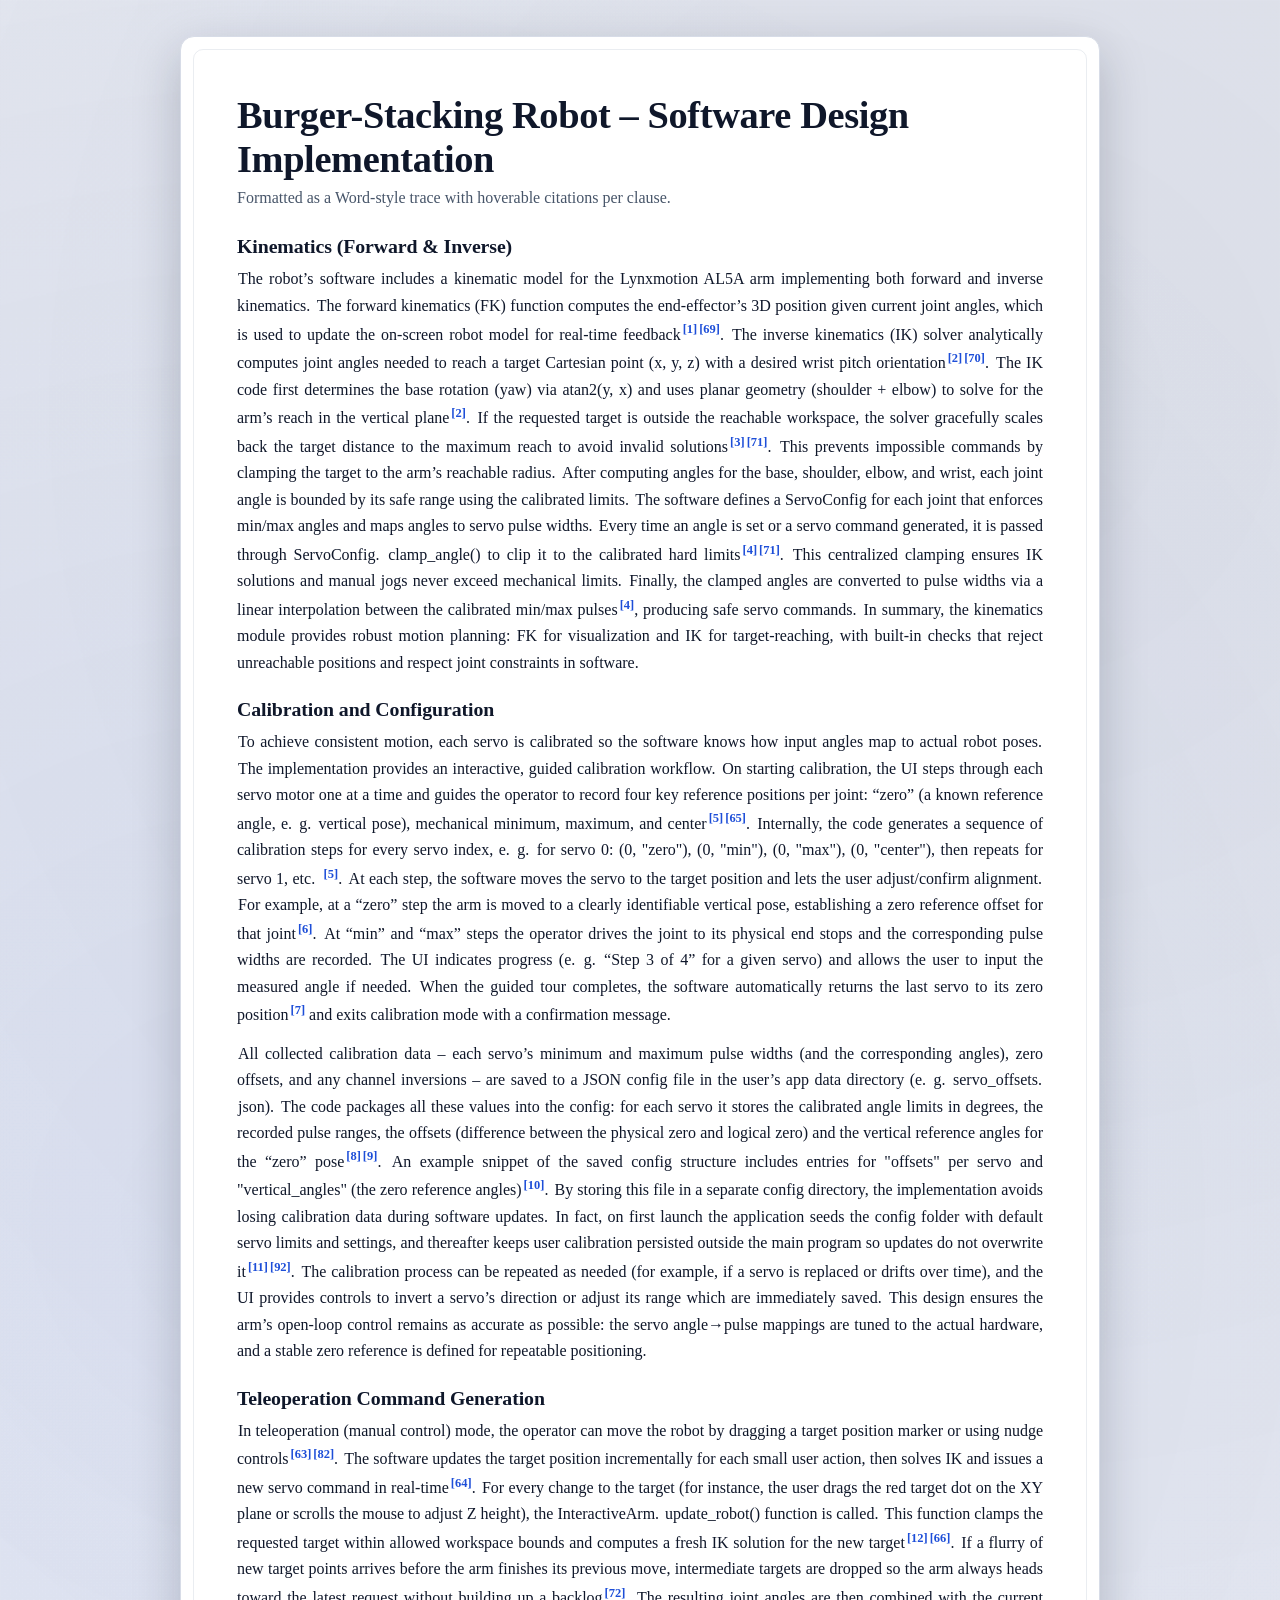
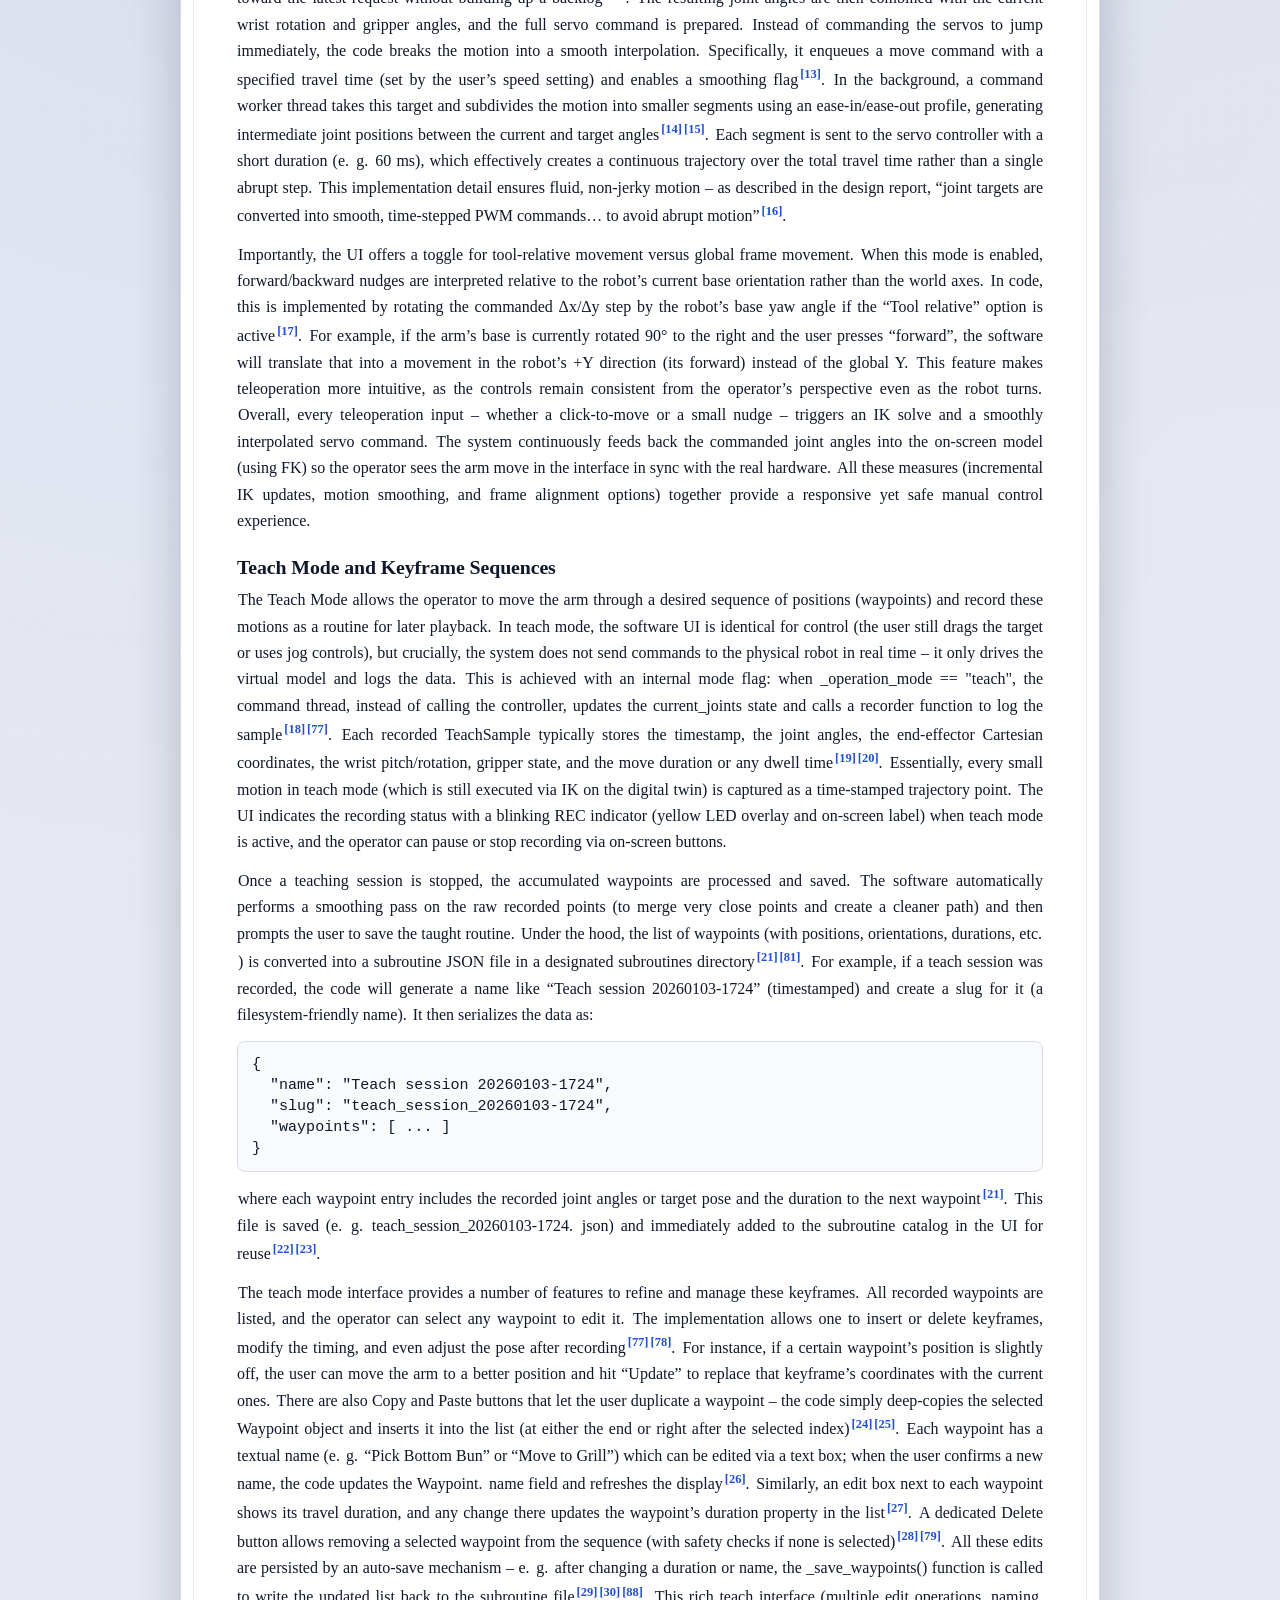
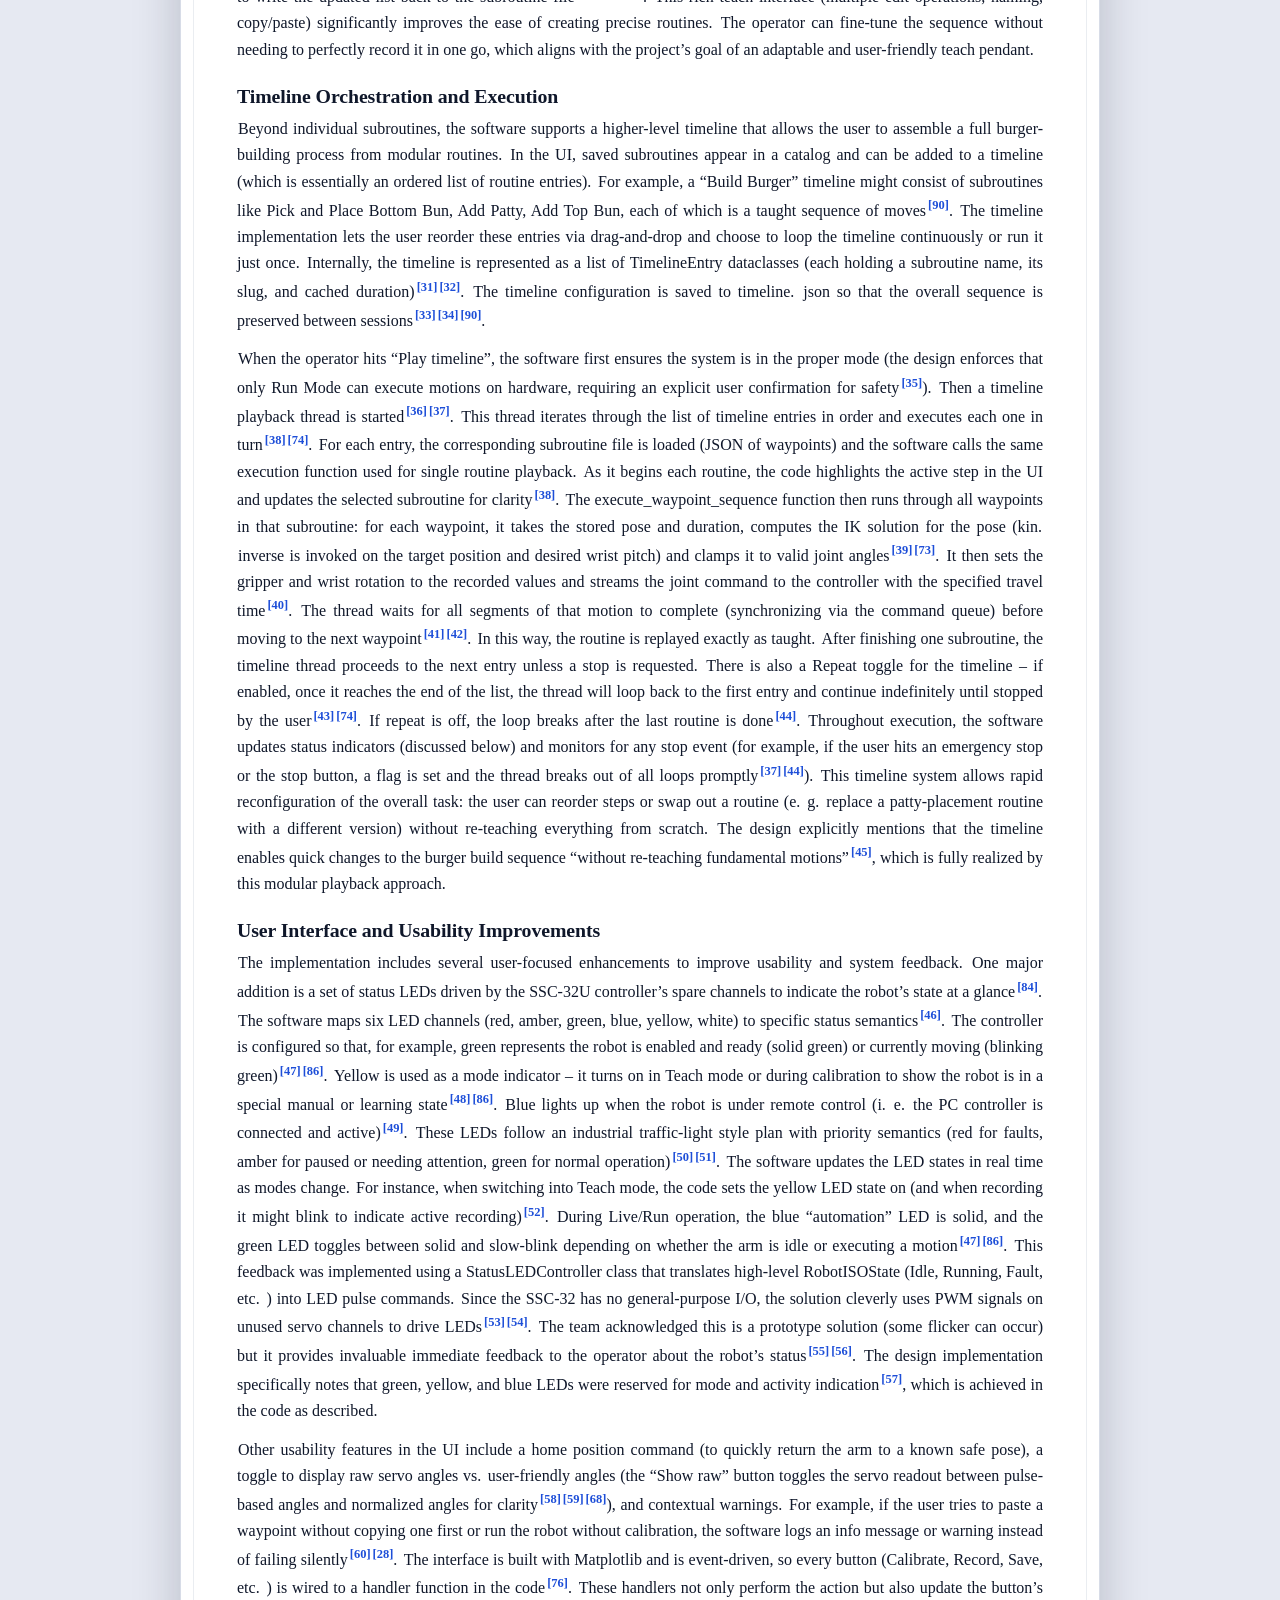
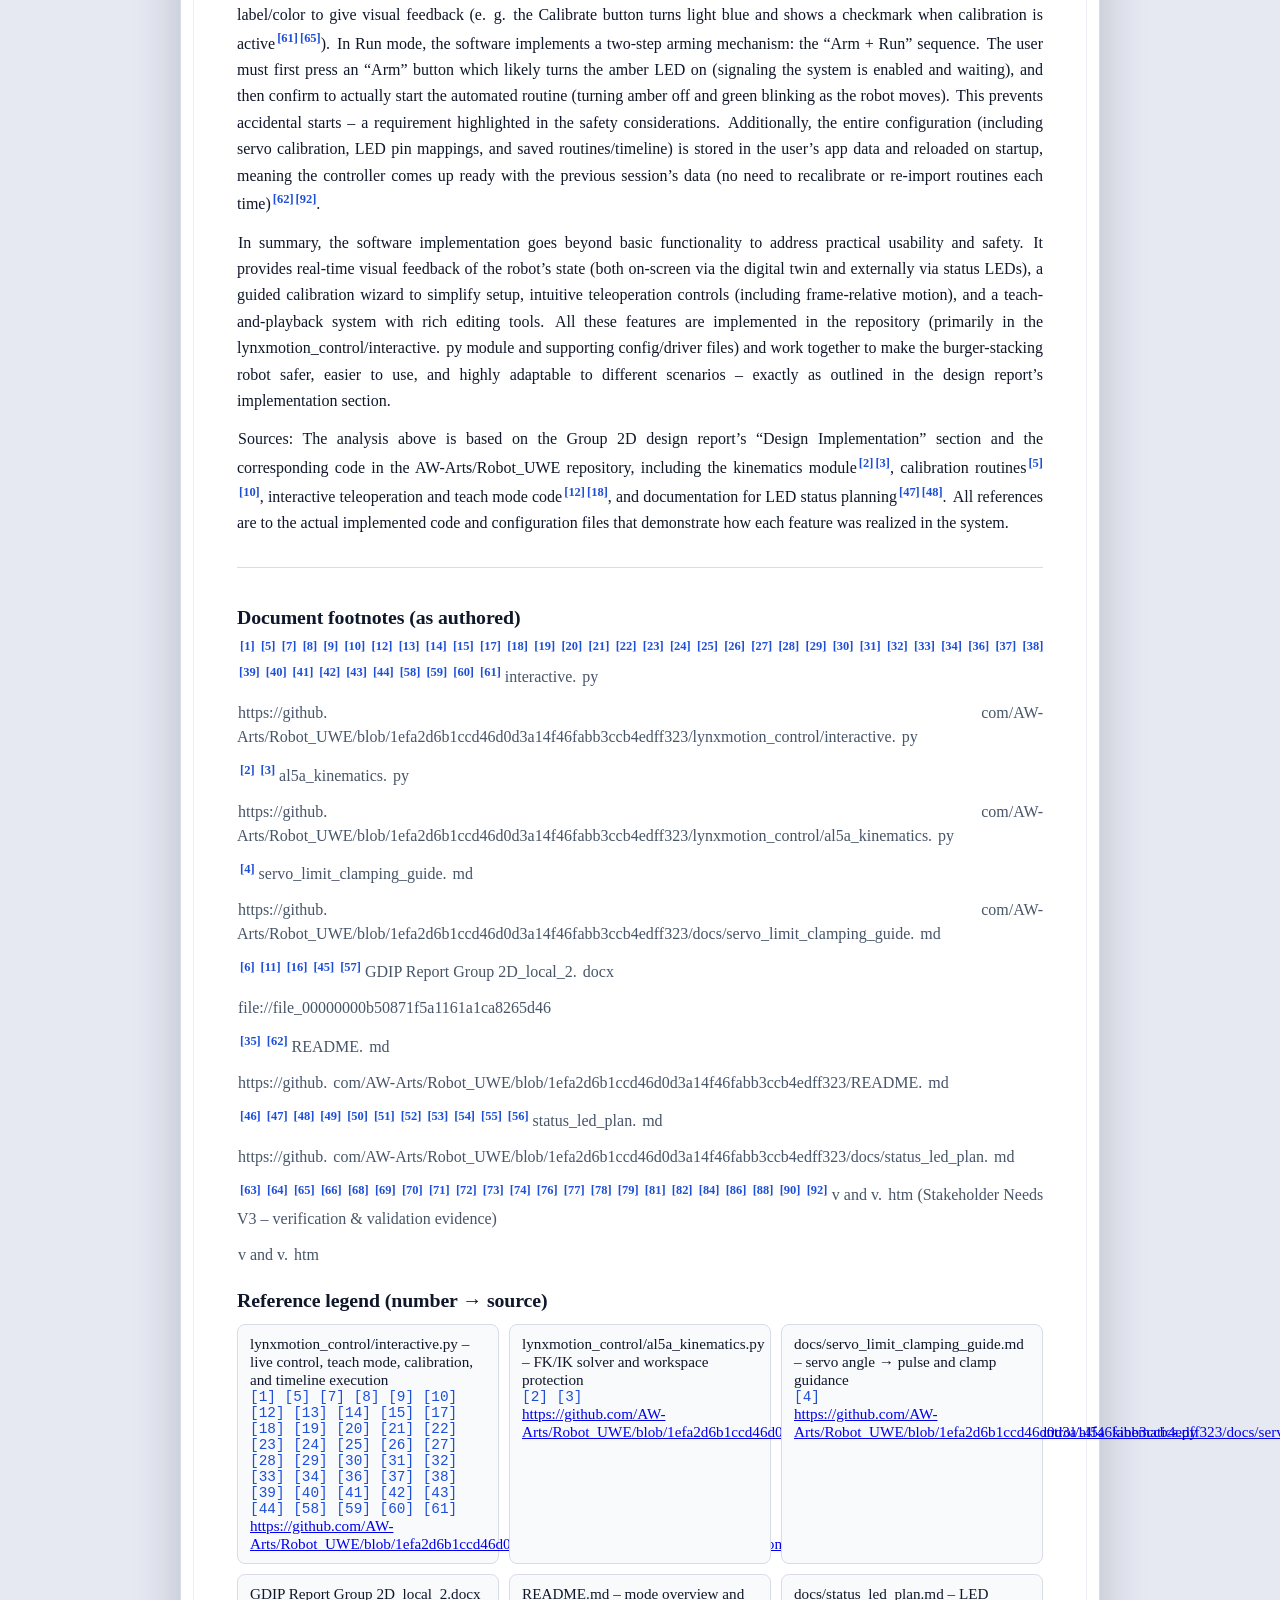
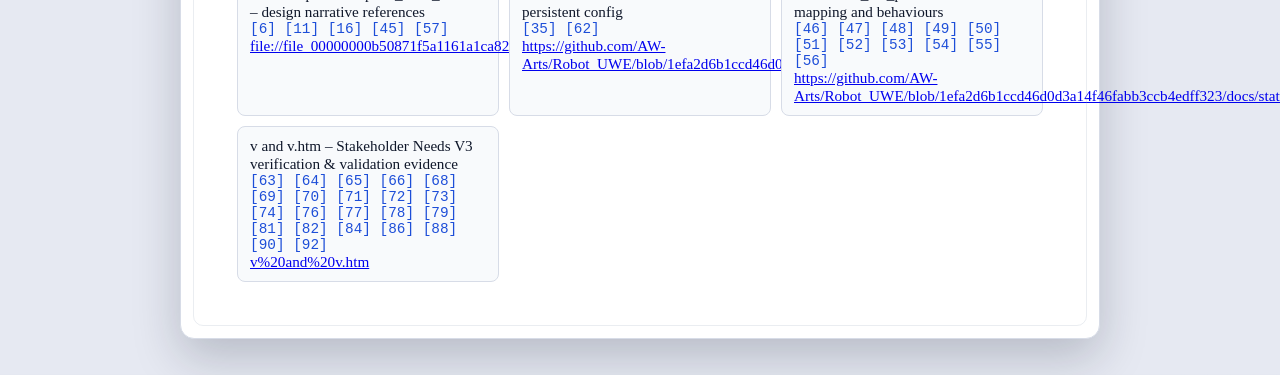
<file: docs/software_low_level_trace.html>
<!doctype html>
<html lang="en">
<head>
  <meta charset="UTF-8" />
  <meta name="viewport" content="width=device-width, initial-scale=1" />
  <title>Burger-Stacking Robot – Software Design Implementation Trace</title>
  <style>
    :root {
      --paper: #ffffff;
      --ink: #0f172a;
      --muted: #475569;
      --accent: #1d4ed8;
      --hover: #f3f6ff;
      --border: #d7dce7;
      --shadow: 0 18px 48px rgba(15, 23, 42, 0.22);
    }

    * { box-sizing: border-box; }

    body {
      margin: 0;
      min-height: 100vh;
      background: radial-gradient(circle at 20% 18%, rgba(29,78,216,0.06), transparent 24%),
                  radial-gradient(circle at 78% 6%, rgba(15,23,42,0.06), transparent 26%),
                  #e6e9f2;
      display: flex;
      justify-content: center;
      padding: clamp(16px, 4vw, 36px);
      color: var(--ink);
      font-family: "Times New Roman", "Georgia", serif;
    }

    .page {
      width: min(920px, 92vw);
      background: var(--paper);
      padding: clamp(32px, 5vw, 56px);
      border: 1px solid var(--border);
      border-radius: 14px;
      box-shadow: var(--shadow);
      position: relative;
    }

    .page::after {
      content: "";
      position: absolute;
      inset: 12px;
      border: 1px solid rgba(148, 163, 184, 0.2);
      pointer-events: none;
      border-radius: 10px;
    }

    .doc-meta {
      margin-bottom: 24px;
    }

    h1 {
      margin: 0 0 4px;
      font-size: clamp(1.8rem, 3vw, 2.4rem);
      letter-spacing: -0.01em;
    }

    .subtitle {
      margin: 0;
      color: var(--muted);
      font-size: 1rem;
    }

    h2 {
      margin: 22px 0 8px;
      font-size: 1.24rem;
      letter-spacing: -0.005em;
    }

    p {
      margin: 0 0 12px;
      font-size: 1rem;
      line-height: 1.65;
      text-align: justify;
    }

    .code-block {
      background: #f8fafc;
      border: 1px solid var(--border);
      border-radius: 8px;
      padding: 12px 14px;
      font-family: "SFMono-Regular", Consolas, "Liberation Mono", Menlo, monospace;
      font-size: 0.94rem;
      line-height: 1.4;
      margin: 0 0 12px;
      white-space: pre;
    }

    .clause {
      position: relative;
      padding: 0 1px;
      border-radius: 4px;
      transition: background 0.12s ease-out;
    }

    .clause[data-refs]:hover {
      background: var(--hover);
    }

    .ref-num {
      font-size: 0.78em;
      color: var(--accent);
      font-weight: 700;
      vertical-align: super;
      margin-left: 2px;
    }

    .tooltip {
      position: fixed;
      background: #0f172a;
      color: #e2e8f0;
      border: 1px solid rgba(255,255,255,0.08);
      border-radius: 10px;
      padding: 10px 12px;
      box-shadow: 0 16px 36px rgba(15, 23, 42, 0.35);
      font-size: 0.95rem;
      max-width: min(480px, 80vw);
      line-height: 1.45;
      opacity: 0;
      transform: translateY(4px);
      pointer-events: none;
      transition: opacity 0.08s ease-out, transform 0.08s ease-out;
      z-index: 20;
    }

    .tooltip.visible {
      opacity: 1;
      transform: translateY(0);
    }

    .tooltip.interactive {
      pointer-events: auto;
      cursor: default;
    }

    .tooltip .ref-row + .ref-row { margin-top: 8px; }

    .ref-row strong { color: #cbd5e1; }

    .ref-row a {
      color: #93c5fd;
      text-decoration: none;
      word-break: break-all;
    }

    .ref-row a:hover { text-decoration: underline; }

    .ref-details {
      margin-top: 4px;
      color: #cbd5e1;
      font-size: 0.9em;
      line-height: 1.35;
    }

    .footnotes {
      margin-top: 30px;
      border-top: 1px solid var(--border);
      padding-top: 16px;
      font-size: 0.95rem;
    }

    .footnote-line {
      color: var(--muted);
      line-height: 1.5;
    }

    .legend {
      display: grid;
      grid-template-columns: repeat(auto-fit, minmax(240px, 1fr));
      gap: 10px;
      padding: 0;
      margin: 12px 0 0;
      list-style: none;
    }

    .legend li {
      border: 1px solid var(--border);
      border-radius: 8px;
      padding: 10px 12px;
      background: #f8fafc;
    }

    .legend .nums {
      font-family: "SFMono-Regular", Consolas, "Liberation Mono", Menlo, monospace;
      font-size: 0.9rem;
      color: var(--accent);
      word-break: break-word;
    }
  </style>
</head>
<body>
  <div class="page" role="document">
    <header class="doc-meta">
      <h1>Burger-Stacking Robot – Software Design Implementation</h1>
      <p class="subtitle">Formatted as a Word-style trace with hoverable citations per clause.</p>
    </header>

    <div id="document-body"></div>

    <section class="footnotes" aria-label="Document footnotes">
      <h2>Document footnotes (as authored)</h2>
      <div id="footnote-lines"></div>
      <h2>Reference legend (number → source)</h2>
      <ul id="reference-legend" class="legend"></ul>
    </section>
  </div>

  <div class="tooltip" id="tooltip" aria-hidden="true"></div>

  <script>
    const refGroups = [
      {
        ids: [
          1, 5, 7, 8, 9, 10, 12, 13, 14, 15, 17, 18, 19, 20, 21, 22, 23, 24, 25, 26,
          27, 28, 29, 30, 31, 32, 33, 34, 36, 37, 38, 39, 40, 41, 42, 43, 44, 58, 59,
          60, 61
        ],
        title: "lynxmotion_control/interactive.py – live control, teach mode, calibration, and timeline execution",
        url: "https://github.com/AW-Arts/Robot_UWE/blob/1efa2d6b1ccd46d0d3a14f46fabb3ccb4edff323/lynxmotion_control/interactive.py"
      },
      {
        ids: [2, 3],
        title: "lynxmotion_control/al5a_kinematics.py – FK/IK solver and workspace protection",
        url: "https://github.com/AW-Arts/Robot_UWE/blob/1efa2d6b1ccd46d0d3a14f46fabb3ccb4edff323/lynxmotion_control/al5a_kinematics.py"
      },
      {
        ids: [4],
        title: "docs/servo_limit_clamping_guide.md – servo angle → pulse and clamp guidance",
        url: "https://github.com/AW-Arts/Robot_UWE/blob/1efa2d6b1ccd46d0d3a14f46fabb3ccb4edff323/docs/servo_limit_clamping_guide.md"
      },
      {
        ids: [6, 11, 16, 45, 57],
        title: "GDIP Report Group 2D_local_2.docx – design narrative references",
        url: "file://file_00000000b50871f5a1161a1ca8265d46"
      },
      {
        ids: [35, 62],
        title: "README.md – mode overview and persistent config",
        url: "https://github.com/AW-Arts/Robot_UWE/blob/1efa2d6b1ccd46d0d3a14f46fabb3ccb4edff323/README.md"
      },
      {
        ids: [46, 47, 48, 49, 50, 51, 52, 53, 54, 55, 56],
        title: "docs/status_led_plan.md – LED mapping and behaviours",
        url: "https://github.com/AW-Arts/Robot_UWE/blob/1efa2d6b1ccd46d0d3a14f46fabb3ccb4edff323/docs/status_led_plan.md"
      },
      {
        ids: [63, 64, 65, 66, 68, 69, 70, 71, 72, 73, 74, 76, 77, 78, 79, 81, 82, 84, 86, 88, 90, 92],
        title: "v and v.htm – Stakeholder Needs V3 verification & validation evidence",
        url: "v%20and%20v.htm"
      }
    ];

    const vvReferences = [
      { id: 63, title: "V&V: Teleop XY target updates with clear feedback (1.1.1.1)", url: "v%20and%20v.htm", method: "Test", evidence: "Photographic/Video recorded evidence", ref: "V_MULTI_system-overview_v1_0_s01.mp4 [04:42–06:00]" },
      { id: 64, title: "V&V: Incremental teleop target updates (1.1.1.2)", url: "v%20and%20v.htm", method: "Test", evidence: "Photographic/Video recorded evidence", ref: "V_MULTI_system-overview_v1_0_s01.mp4 [04:42–06:00]" },
      { id: 65, title: "V&V: Calibration panel for servo offsets and limits (1.1.1.3)", url: "v%20and%20v.htm", method: "Test", evidence: "Photographic/Video recorded evidence", ref: "V_MULTI_system-overview_v1_0_s01.mp4 [04:42–06:00]" },
      { id: 66, title: "V&V: Adjustable Z target controls with configurable step (1.1.1.4)", url: "v%20and%20v.htm", method: "Test", evidence: "Photographic/Video recorded evidence", ref: "V_MULTI_system-overview_v1_0_s01.mp4 [04:42–06:00]" },
      { id: 68, title: "V&V: Diagnostics pane shows joint angles/PWM values (1.1.2.2)", url: "v%20and%20v.htm", method: "Test", evidence: "Photographic/Video recorded evidence", ref: "V_MULTI_system-overview_v1_0_s01.mp4 [14:00–16:00]" },
      { id: 69, title: "V&V: Forward kinematics computes end-effector position (1.1.2.3)", url: "v%20and%20v.htm", method: "Test", evidence: "Photographic/Video recorded evidence", ref: "V_MULTI_system-overview_v1_0_s01.mp4 [14:00–16:00]" },
      { id: 70, title: "V&V: Inverse kinematics returns joint angles or failure (1.1.2.4)", url: "v%20and%20v.htm", method: "Test", evidence: "Photographic/Video recorded evidence", ref: "V_MULTI_system-overview_v1_0_s01.mp4 [04:42–06:00]" },
      { id: 71, title: "V&V: IK rejects solutions outside joint limits (1.1.2.5)", url: "v%20and%20v.htm", method: "Test", evidence: "Logged trace", ref: "V_MULTI_system-overview_v1_0_s01.mp4 [04:42–06:00]" },
      { id: 72, title: "V&V: Planner drops intermediate teleop targets to avoid backlog (1.1.3.1)", url: "v%20and%20v.htm", method: "Test", evidence: "System log", ref: "V_MULTI_system-overview_v1_0_s01.mp4 [04:42–06:00]" },
      { id: 73, title: "V&V: Waypoints capture gripper actions at each step (1.1.3.2)", url: "v%20and%20v.htm", method: "Test", evidence: "Playback evidence", ref: "V_MULTI_system-overview_v1_0_s01.mp4 [04:42–06:00]" },
      { id: 74, title: "V&V: Timeline executes sequentially and halts on stop/fault (1.1.3.3)", url: "v%20and%20v.htm", method: "Test", evidence: "Playback evidence", ref: "V_MULTI_system-overview_v1_0_s01.mp4 [04:42–06:00]" },
      { id: 76, title: "V&V: UI groups controls by mode and hides inactive panels (2.1.1.1)", url: "v%20and%20v.htm", method: "Test", evidence: "UI walkthrough", ref: "V_MULTI_system-overview_v1_0_s01.mp4 [08:00–08:15]" },
      { id: 77, title: "V&V: Teach mode shows waypoint list with add/edit/remove (2.1.1.2)", url: "v%20and%20v.htm", method: "Test", evidence: "Teach mode demo", ref: "V_MULTI_system-overview_v1_0_s01.mp4 [29:55–35:10]" },
      { id: 78, title: "V&V: Waypoint editor validates dwell/time fields (2.1.1.3)", url: "v%20and%20v.htm", method: "Test", evidence: "Teach mode demo", ref: "V_MULTI_system-overview_v1_0_s01.mp4 [29:55–35:10]" },
      { id: 79, title: "V&V: Waypoint list supports reordering (2.1.1.4)", url: "v%20and%20v.htm", method: "Test", evidence: "Photographic/Video recorded evidence", ref: "V_MULTI_system-overview_v1_0_s01.mp4 [29:55–35:10]" },
      { id: 81, title: "V&V: Waypoints can be grouped into named subroutines (2.1.1.6)", url: "v%20and%20v.htm", method: "Test", evidence: "Photographic/Video recorded evidence", ref: "V_MULTI_system-overview_v1_0_s01.mp4 [35:10–36:40]" },
      { id: 82, title: "V&V: Per-joint jog buttons support configurable increments (2.1.1.7)", url: "v%20and%20v.htm", method: "Test", evidence: "Photographic/Video recorded evidence", ref: "V_MULTI_system-overview_v1_0_s01.mp4 [04:42–06:00]" },
      { id: 84, title: "V&V: Controller exposes LED control channels/status byte (2.1.2.1)", url: "v%20and%20v.htm", method: "Inspection", evidence: "Photographic/Video recorded evidence", ref: "V_MULTI_system-overview_v1_0_s01.mp4 [00:00–06:00]" },
      { id: 86, title: "V&V: LED control covers ready/running/teach/fault states (2.1.2.3)", url: "v%20and%20v.htm", method: "Test", evidence: "Snapshot", ref: "V_MULTI_system-overview_v1_0_s01.mp4 [00:00–04:00]" },
      { id: 88, title: "V&V: Routine list supports create/rename/delete (2.2.1.1)", url: "v%20and%20v.htm", method: "Test", evidence: "Snapshot", ref: "V_MULTI_system-overview_v1_0_s01.mp4 [35:10–36:40]" },
      { id: 90, title: "V&V: Timeline editor adds/reorders routines and stores JSON (2.2.1.3)", url: "v%20and%20v.htm", method: "Test", evidence: "Snapshot", ref: "V_MULTI_system-overview_v1_0_s01.mp4 [35:10–36:40]" },
      { id: 92, title: "V&V: App stores configuration in dedicated config directory (2.2.1.5)", url: "v%20and%20v.htm", method: "Test", evidence: "Photographic/Video recorded evidence" }
    ];

    const referenceCatalog = {};
    refGroups.forEach(group => {
      group.ids.forEach(id => {
        referenceCatalog[id] = { title: group.title, url: group.url };
      });
    });
    vvReferences.forEach(ref => {
      referenceCatalog[ref.id] = ref;
    });

    const docContent = [
      { type: "heading", text: "Kinematics (Forward & Inverse)" },
      {
        type: "paragraph",
        text: "The robot’s software includes a kinematic model for the Lynxmotion AL5A arm implementing both forward and inverse kinematics. The forward kinematics (FK) function computes the end-effector’s 3D position given current joint angles, which is used to update the on-screen robot model for real-time feedback[1][69]. The inverse kinematics (IK) solver analytically computes joint angles needed to reach a target Cartesian point (x, y, z) with a desired wrist pitch orientation[2][70]. The IK code first determines the base rotation (yaw) via atan2(y, x) and uses planar geometry (shoulder + elbow) to solve for the arm’s reach in the vertical plane[2]. If the requested target is outside the reachable workspace, the solver gracefully scales back the target distance to the maximum reach to avoid invalid solutions[3][71]. This prevents impossible commands by clamping the target to the arm’s reachable radius. After computing angles for the base, shoulder, elbow, and wrist, each joint angle is bounded by its safe range using the calibrated limits. The software defines a ServoConfig for each joint that enforces min/max angles and maps angles to servo pulse widths. Every time an angle is set or a servo command generated, it is passed through ServoConfig.clamp_angle() to clip it to the calibrated hard limits[4][71]. This centralized clamping ensures IK solutions and manual jogs never exceed mechanical limits. Finally, the clamped angles are converted to pulse widths via a linear interpolation between the calibrated min/max pulses[4], producing safe servo commands. In summary, the kinematics module provides robust motion planning: FK for visualization and IK for target-reaching, with built-in checks that reject unreachable positions and respect joint constraints in software."
      },
      { type: "heading", text: "Calibration and Configuration" },
      {
        type: "paragraph",
        text: "To achieve consistent motion, each servo is calibrated so the software knows how input angles map to actual robot poses. The implementation provides an interactive, guided calibration workflow. On starting calibration, the UI steps through each servo motor one at a time and guides the operator to record four key reference positions per joint: “zero” (a known reference angle, e.g. vertical pose), mechanical minimum, maximum, and center[5][65]. Internally, the code generates a sequence of calibration steps for every servo index, e.g. for servo 0: (0, \"zero\"), (0, \"min\"), (0, \"max\"), (0, \"center\"), then repeats for servo 1, etc.[5]. At each step, the software moves the servo to the target position and lets the user adjust/confirm alignment. For example, at a “zero” step the arm is moved to a clearly identifiable vertical pose, establishing a zero reference offset for that joint[6]. At “min” and “max” steps the operator drives the joint to its physical end stops and the corresponding pulse widths are recorded. The UI indicates progress (e.g. “Step 3 of 4” for a given servo) and allows the user to input the measured angle if needed. When the guided tour completes, the software automatically returns the last servo to its zero position[7] and exits calibration mode with a confirmation message."
      },
      {
        type: "paragraph",
        text: "All collected calibration data – each servo’s minimum and maximum pulse widths (and the corresponding angles), zero offsets, and any channel inversions – are saved to a JSON config file in the user’s app data directory (e.g. servo_offsets.json). The code packages all these values into the config: for each servo it stores the calibrated angle limits in degrees, the recorded pulse ranges, the offsets (difference between the physical zero and logical zero) and the vertical reference angles for the “zero” pose[8][9]. An example snippet of the saved config structure includes entries for \"offsets\" per servo and \"vertical_angles\" (the zero reference angles)[10]. By storing this file in a separate config directory, the implementation avoids losing calibration data during software updates. In fact, on first launch the application seeds the config folder with default servo limits and settings, and thereafter keeps user calibration persisted outside the main program so updates do not overwrite it[11][92]. The calibration process can be repeated as needed (for example, if a servo is replaced or drifts over time), and the UI provides controls to invert a servo’s direction or adjust its range which are immediately saved. This design ensures the arm’s open-loop control remains as accurate as possible: the servo angle→pulse mappings are tuned to the actual hardware, and a stable zero reference is defined for repeatable positioning."
      },
      { type: "heading", text: "Teleoperation Command Generation" },
      {
        type: "paragraph",
        text: "In teleoperation (manual control) mode, the operator can move the robot by dragging a target position marker or using nudge controls[63][82]. The software updates the target position incrementally for each small user action, then solves IK and issues a new servo command in real-time[64]. For every change to the target (for instance, the user drags the red target dot on the XY plane or scrolls the mouse to adjust Z height), the InteractiveArm.update_robot() function is called. This function clamps the requested target within allowed workspace bounds and computes a fresh IK solution for the new target[12][66]. If a flurry of new target points arrives before the arm finishes its previous move, intermediate targets are dropped so the arm always heads toward the latest request without building up a backlog[72]. The resulting joint angles are then combined with the current wrist rotation and gripper angles, and the full servo command is prepared. Instead of commanding the servos to jump immediately, the code breaks the motion into a smooth interpolation. Specifically, it enqueues a move command with a specified travel time (set by the user’s speed setting) and enables a smoothing flag[13]. In the background, a command worker thread takes this target and subdivides the motion into smaller segments using an ease-in/ease-out profile, generating intermediate joint positions between the current and target angles[14][15]. Each segment is sent to the servo controller with a short duration (e.g. 60 ms), which effectively creates a continuous trajectory over the total travel time rather than a single abrupt step. This implementation detail ensures fluid, non-jerky motion – as described in the design report, “joint targets are converted into smooth, time-stepped PWM commands… to avoid abrupt motion”[16]."
      },
      {
        type: "paragraph",
        text: "Importantly, the UI offers a toggle for tool-relative movement versus global frame movement. When this mode is enabled, forward/backward nudges are interpreted relative to the robot’s current base orientation rather than the world axes. In code, this is implemented by rotating the commanded Δx/Δy step by the robot’s base yaw angle if the “Tool relative” option is active[17]. For example, if the arm’s base is currently rotated 90° to the right and the user presses “forward”, the software will translate that into a movement in the robot’s +Y direction (its forward) instead of the global Y. This feature makes teleoperation more intuitive, as the controls remain consistent from the operator’s perspective even as the robot turns. Overall, every teleoperation input – whether a click-to-move or a small nudge – triggers an IK solve and a smoothly interpolated servo command. The system continuously feeds back the commanded joint angles into the on-screen model (using FK) so the operator sees the arm move in the interface in sync with the real hardware. All these measures (incremental IK updates, motion smoothing, and frame alignment options) together provide a responsive yet safe manual control experience."
      },
      { type: "heading", text: "Teach Mode and Keyframe Sequences" },
      {
        type: "paragraph",
        text: "The Teach Mode allows the operator to move the arm through a desired sequence of positions (waypoints) and record these motions as a routine for later playback. In teach mode, the software UI is identical for control (the user still drags the target or uses jog controls), but crucially, the system does not send commands to the physical robot in real time – it only drives the virtual model and logs the data. This is achieved with an internal mode flag: when _operation_mode == \"teach\", the command thread, instead of calling the controller, updates the current_joints state and calls a recorder function to log the sample[18][77]. Each recorded TeachSample typically stores the timestamp, the joint angles, the end-effector Cartesian coordinates, the wrist pitch/rotation, gripper state, and the move duration or any dwell time[19][20]. Essentially, every small motion in teach mode (which is still executed via IK on the digital twin) is captured as a time-stamped trajectory point. The UI indicates the recording status with a blinking REC indicator (yellow LED overlay and on-screen label) when teach mode is active, and the operator can pause or stop recording via on-screen buttons."
      },
      {
        type: "paragraph",
        text: "Once a teaching session is stopped, the accumulated waypoints are processed and saved. The software automatically performs a smoothing pass on the raw recorded points (to merge very close points and create a cleaner path) and then prompts the user to save the taught routine. Under the hood, the list of waypoints (with positions, orientations, durations, etc.) is converted into a subroutine JSON file in a designated subroutines directory[21][81]. For example, if a teach session was recorded, the code will generate a name like “Teach session 20260103-1724” (timestamped) and create a slug for it (a filesystem-friendly name). It then serializes the data as:"
      },
      {
        type: "code",
        text: "{\n  \"name\": \"Teach session 20260103-1724\",\n  \"slug\": \"teach_session_20260103-1724\",\n  \"waypoints\": [ ... ]\n}"
      },
      {
        type: "paragraph",
        text: "where each waypoint entry includes the recorded joint angles or target pose and the duration to the next waypoint[21]. This file is saved (e.g. teach_session_20260103-1724.json) and immediately added to the subroutine catalog in the UI for reuse[22][23]."
      },
      {
        type: "paragraph",
        text: "The teach mode interface provides a number of features to refine and manage these keyframes. All recorded waypoints are listed, and the operator can select any waypoint to edit it. The implementation allows one to insert or delete keyframes, modify the timing, and even adjust the pose after recording[77][78]. For instance, if a certain waypoint’s position is slightly off, the user can move the arm to a better position and hit “Update” to replace that keyframe’s coordinates with the current ones. There are also Copy and Paste buttons that let the user duplicate a waypoint – the code simply deep-copies the selected Waypoint object and inserts it into the list (at either the end or right after the selected index)[24][25]. Each waypoint has a textual name (e.g. “Pick Bottom Bun” or “Move to Grill”) which can be edited via a text box; when the user confirms a new name, the code updates the Waypoint.name field and refreshes the display[26]. Similarly, an edit box next to each waypoint shows its travel duration, and any change there updates the waypoint’s duration property in the list[27]. A dedicated Delete button allows removing a selected waypoint from the sequence (with safety checks if none is selected)[28][79]. All these edits are persisted by an auto-save mechanism – e.g. after changing a duration or name, the _save_waypoints() function is called to write the updated list back to the subroutine file[29][30][88]. This rich teach interface (multiple edit operations, naming, copy/paste) significantly improves the ease of creating precise routines. The operator can fine-tune the sequence without needing to perfectly record it in one go, which aligns with the project’s goal of an adaptable and user-friendly teach pendant."
      },
      { type: "heading", text: "Timeline Orchestration and Execution" },
      {
        type: "paragraph",
        text: "Beyond individual subroutines, the software supports a higher-level timeline that allows the user to assemble a full burger-building process from modular routines. In the UI, saved subroutines appear in a catalog and can be added to a timeline (which is essentially an ordered list of routine entries). For example, a “Build Burger” timeline might consist of subroutines like Pick and Place Bottom Bun, Add Patty, Add Top Bun, each of which is a taught sequence of moves[90]. The timeline implementation lets the user reorder these entries via drag-and-drop and choose to loop the timeline continuously or run it just once. Internally, the timeline is represented as a list of TimelineEntry dataclasses (each holding a subroutine name, its slug, and cached duration)[31][32]. The timeline configuration is saved to timeline.json so that the overall sequence is preserved between sessions[33][34][90]."
      },
      {
        type: "paragraph",
        text: "When the operator hits “Play timeline”, the software first ensures the system is in the proper mode (the design enforces that only Run Mode can execute motions on hardware, requiring an explicit user confirmation for safety[35]). Then a timeline playback thread is started[36][37]. This thread iterates through the list of timeline entries in order and executes each one in turn[38][74]. For each entry, the corresponding subroutine file is loaded (JSON of waypoints) and the software calls the same execution function used for single routine playback. As it begins each routine, the code highlights the active step in the UI and updates the selected subroutine for clarity[38]. The execute_waypoint_sequence function then runs through all waypoints in that subroutine: for each waypoint, it takes the stored pose and duration, computes the IK solution for the pose (kin.inverse is invoked on the target position and desired wrist pitch) and clamps it to valid joint angles[39][73]. It then sets the gripper and wrist rotation to the recorded values and streams the joint command to the controller with the specified travel time[40]. The thread waits for all segments of that motion to complete (synchronizing via the command queue) before moving to the next waypoint[41][42]. In this way, the routine is replayed exactly as taught. After finishing one subroutine, the timeline thread proceeds to the next entry unless a stop is requested. There is also a Repeat toggle for the timeline – if enabled, once it reaches the end of the list, the thread will loop back to the first entry and continue indefinitely until stopped by the user[43][74]. If repeat is off, the loop breaks after the last routine is done[44]. Throughout execution, the software updates status indicators (discussed below) and monitors for any stop event (for example, if the user hits an emergency stop or the stop button, a flag is set and the thread breaks out of all loops promptly[37][44]). This timeline system allows rapid reconfiguration of the overall task: the user can reorder steps or swap out a routine (e.g. replace a patty-placement routine with a different version) without re-teaching everything from scratch. The design explicitly mentions that the timeline enables quick changes to the burger build sequence “without re-teaching fundamental motions”[45], which is fully realized by this modular playback approach."
      },
      { type: "heading", text: "User Interface and Usability Improvements" },
      {
        type: "paragraph",
        text: "The implementation includes several user-focused enhancements to improve usability and system feedback. One major addition is a set of status LEDs driven by the SSC-32U controller’s spare channels to indicate the robot’s state at a glance[84]. The software maps six LED channels (red, amber, green, blue, yellow, white) to specific status semantics[46]. The controller is configured so that, for example, green represents the robot is enabled and ready (solid green) or currently moving (blinking green)[47][86]. Yellow is used as a mode indicator – it turns on in Teach mode or during calibration to show the robot is in a special manual or learning state[48][86]. Blue lights up when the robot is under remote control (i.e. the PC controller is connected and active)[49]. These LEDs follow an industrial traffic-light style plan with priority semantics (red for faults, amber for paused or needing attention, green for normal operation)[50][51]. The software updates the LED states in real time as modes change. For instance, when switching into Teach mode, the code sets the yellow LED state on (and when recording it might blink to indicate active recording)[52]. During Live/Run operation, the blue “automation” LED is solid, and the green LED toggles between solid and slow-blink depending on whether the arm is idle or executing a motion[47][86]. This feedback was implemented using a StatusLEDController class that translates high-level RobotISOState (Idle, Running, Fault, etc.) into LED pulse commands. Since the SSC-32 has no general-purpose I/O, the solution cleverly uses PWM signals on unused servo channels to drive LEDs[53][54]. The team acknowledged this is a prototype solution (some flicker can occur) but it provides invaluable immediate feedback to the operator about the robot’s status[55][56]. The design implementation specifically notes that green, yellow, and blue LEDs were reserved for mode and activity indication[57], which is achieved in the code as described."
      },
      {
        type: "paragraph",
        text: "Other usability features in the UI include a home position command (to quickly return the arm to a known safe pose), a toggle to display raw servo angles vs. user-friendly angles (the “Show raw” button toggles the servo readout between pulse-based angles and normalized angles for clarity[58][59][68]), and contextual warnings. For example, if the user tries to paste a waypoint without copying one first or run the robot without calibration, the software logs an info message or warning instead of failing silently[60][28]. The interface is built with Matplotlib and is event-driven, so every button (Calibrate, Record, Save, etc.) is wired to a handler function in the code[76]. These handlers not only perform the action but also update the button’s label/color to give visual feedback (e.g. the Calibrate button turns light blue and shows a checkmark when calibration is active[61][65]). In Run mode, the software implements a two-step arming mechanism: the “Arm + Run” sequence. The user must first press an “Arm” button which likely turns the amber LED on (signaling the system is enabled and waiting), and then confirm to actually start the automated routine (turning amber off and green blinking as the robot moves). This prevents accidental starts – a requirement highlighted in the safety considerations. Additionally, the entire configuration (including servo calibration, LED pin mappings, and saved routines/timeline) is stored in the user’s app data and reloaded on startup, meaning the controller comes up ready with the previous session’s data (no need to recalibrate or re-import routines each time)[62][92]."
      },
      {
        type: "paragraph",
        text: "In summary, the software implementation goes beyond basic functionality to address practical usability and safety. It provides real-time visual feedback of the robot’s state (both on-screen via the digital twin and externally via status LEDs), a guided calibration wizard to simplify setup, intuitive teleoperation controls (including frame-relative motion), and a teach-and-playback system with rich editing tools. All these features are implemented in the repository (primarily in the lynxmotion_control/interactive.py module and supporting config/driver files) and work together to make the burger-stacking robot safer, easier to use, and highly adaptable to different scenarios – exactly as outlined in the design report’s implementation section."
      },
      {
        type: "paragraph",
        text: "Sources: The analysis above is based on the Group 2D design report’s “Design Implementation” section and the corresponding code in the AW-Arts/Robot_UWE repository, including the kinematics module[2][3], calibration routines[5][10], interactive teleoperation and teach mode code[12][18], and documentation for LED status planning[47][48]. All references are to the actual implemented code and configuration files that demonstrate how each feature was realized in the system."
      }
    ];

    const footnoteLines = [
      "[1] [5] [7] [8] [9] [10] [12] [13] [14] [15] [17] [18] [19] [20] [21] [22] [23] [24] [25] [26] [27] [28] [29] [30] [31] [32] [33] [34] [36] [37] [38] [39] [40] [41] [42] [43] [44] [58] [59] [60] [61] interactive.py",
      "https://github.com/AW-Arts/Robot_UWE/blob/1efa2d6b1ccd46d0d3a14f46fabb3ccb4edff323/lynxmotion_control/interactive.py",
      "[2] [3] al5a_kinematics.py",
      "https://github.com/AW-Arts/Robot_UWE/blob/1efa2d6b1ccd46d0d3a14f46fabb3ccb4edff323/lynxmotion_control/al5a_kinematics.py",
      "[4] servo_limit_clamping_guide.md",
      "https://github.com/AW-Arts/Robot_UWE/blob/1efa2d6b1ccd46d0d3a14f46fabb3ccb4edff323/docs/servo_limit_clamping_guide.md",
      "[6] [11] [16] [45] [57] GDIP Report Group 2D_local_2.docx",
      "file://file_00000000b50871f5a1161a1ca8265d46",
      "[35] [62] README.md",
      "https://github.com/AW-Arts/Robot_UWE/blob/1efa2d6b1ccd46d0d3a14f46fabb3ccb4edff323/README.md",
      "[46] [47] [48] [49] [50] [51] [52] [53] [54] [55] [56] status_led_plan.md",
      "https://github.com/AW-Arts/Robot_UWE/blob/1efa2d6b1ccd46d0d3a14f46fabb3ccb4edff323/docs/status_led_plan.md",
      "[63] [64] [65] [66] [68] [69] [70] [71] [72] [73] [74] [76] [77] [78] [79] [81] [82] [84] [86] [88] [90] [92] v and v.htm (Stakeholder Needs V3 – verification & validation evidence)",
      "v and v.htm"
    ];

    const tooltip = document.getElementById("tooltip");
    const bodyContainer = document.getElementById("document-body");
    const footnoteContainer = document.getElementById("footnote-lines");
    const legendContainer = document.getElementById("reference-legend");

    function splitIntoClauses(text) {
      return text.match(/[^.!?]+[.!?]?/g) || [text];
    }

    function refsForText(text) {
      return [...text.matchAll(/\[(\d+)\]/g)].map(match => match[1]);
    }

    function renderParagraph(text, className = "") {
      const p = document.createElement("p");
      if (className) p.className = className;
      const clauses = splitIntoClauses(text);
      clauses.forEach((clause, idx) => {
        const span = document.createElement("span");
        span.className = "clause";
        const refs = refsForText(clause);
        if (refs.length) span.dataset.refs = JSON.stringify(refs);
        span.innerHTML = clause.replace(/\[(\d+)\]/g, '<sup class="ref-num">[$1]</sup>');
        p.appendChild(span);
        if (idx < clauses.length - 1) {
          p.appendChild(document.createTextNode(" "));
        }
      });
      return p;
    }

    function renderContent() {
      docContent.forEach(entry => {
        if (entry.type === "title") {
          const h1 = document.createElement("h1");
          h1.textContent = entry.text;
          bodyContainer.appendChild(h1);
          return;
        }
        if (entry.type === "heading") {
          const h2 = document.createElement("h2");
          h2.textContent = entry.text;
          bodyContainer.appendChild(h2);
          return;
        }
        if (entry.type === "code") {
          const pre = document.createElement("pre");
          pre.className = "code-block";
          pre.textContent = entry.text;
          bodyContainer.appendChild(pre);
          return;
        }
        const paragraph = renderParagraph(entry.text);
        bodyContainer.appendChild(paragraph);
      });
    }

    function renderFootnotes() {
      footnoteLines.forEach(line => {
        const p = renderParagraph(line, "footnote-line");
        footnoteContainer.appendChild(p);
      });
    }

    function renderLegend() {
      refGroups.forEach(group => {
        const li = document.createElement("li");
        const title = document.createElement("div");
        title.textContent = group.title;
        const nums = document.createElement("div");
        nums.className = "nums";
        nums.textContent = group.ids.map(id => `[${id}]`).join(" ");
        const link = document.createElement("a");
        link.href = group.url;
        link.target = "_blank";
        link.rel = "noreferrer";
        link.textContent = group.url;
        li.appendChild(title);
        li.appendChild(nums);
        li.appendChild(link);
        legendContainer.appendChild(li);
      });
    }

    function describeRef(id) {
      const entry = referenceCatalog[id];
      if (!entry) return `<div class="ref-row"><strong>[${id}]</strong> No mapped reference.</div>`;
      const link = entry.url ? `<br /><a href="${entry.url}" target="_blank" rel="noreferrer">${entry.url}</a>` : "";
      const details = [];
      if (entry.method) details.push(`<strong>Method:</strong> ${entry.method}`);
      if (entry.evidence) details.push(`<strong>Evidence:</strong> ${entry.evidence}`);
      if (entry.ref) details.push(`<strong>Trace:</strong> ${entry.ref}`);
      if (entry.details) details.push(entry.details);
      const detailHtml = details.length ? `<div class="ref-details">${details.join("<br />")}</div>` : "";
      return `<div class="ref-row"><strong>[${id}]</strong> ${entry.title}${link}${detailHtml}</div>`;
    }

    function parseRefs(raw) {
      if (!raw) return [];
      try { return JSON.parse(raw); } catch { return []; }
    }

    function positionTooltip(event) {
      tooltip.style.left = `${event.pageX + 12}px`;
      tooltip.style.top = `${event.pageY + 12}px`;
    }

    function showTooltip(refs, event, interactive = false) {
      if (!refs || !refs.length) return;
      tooltip.innerHTML = refs.map(describeRef).join("");
      positionTooltip(event);
      tooltip.classList.toggle("interactive", interactive);
      tooltip.classList.add("visible");
      tooltip.setAttribute("aria-hidden", "false");
    }

    function hideTooltip() {
      if (isTooltipPinned) return;
      tooltip.classList.remove("visible");
      tooltip.setAttribute("aria-hidden", "true");
    }

    renderContent();
    renderFootnotes();
    renderLegend();

    let isTooltipPinned = false;
    let activeRefs = [];

    document.addEventListener("mousemove", event => {
      if (isTooltipPinned) {
        if (activeRefs.length) {
          showTooltip(activeRefs, event, true);
        }
        return;
      }
      const target = event.target.closest(".clause");
      const refs = target ? parseRefs(target.dataset.refs) : [];
      if (refs.length) {
        activeRefs = refs;
        showTooltip(refs, event);
      } else {
        hideTooltip();
      }
    });

    document.addEventListener("mousedown", event => {
      const target = event.target.closest(".clause");
      const refs = target ? parseRefs(target.dataset.refs) : [];
      if (!refs.length) return;
      isTooltipPinned = true;
      activeRefs = refs;
      showTooltip(refs, event, true);
    });

    document.addEventListener("mouseup", () => {
      isTooltipPinned = false;
      tooltip.classList.remove("interactive");
    });
  </script>
</body>
</html>
</file>
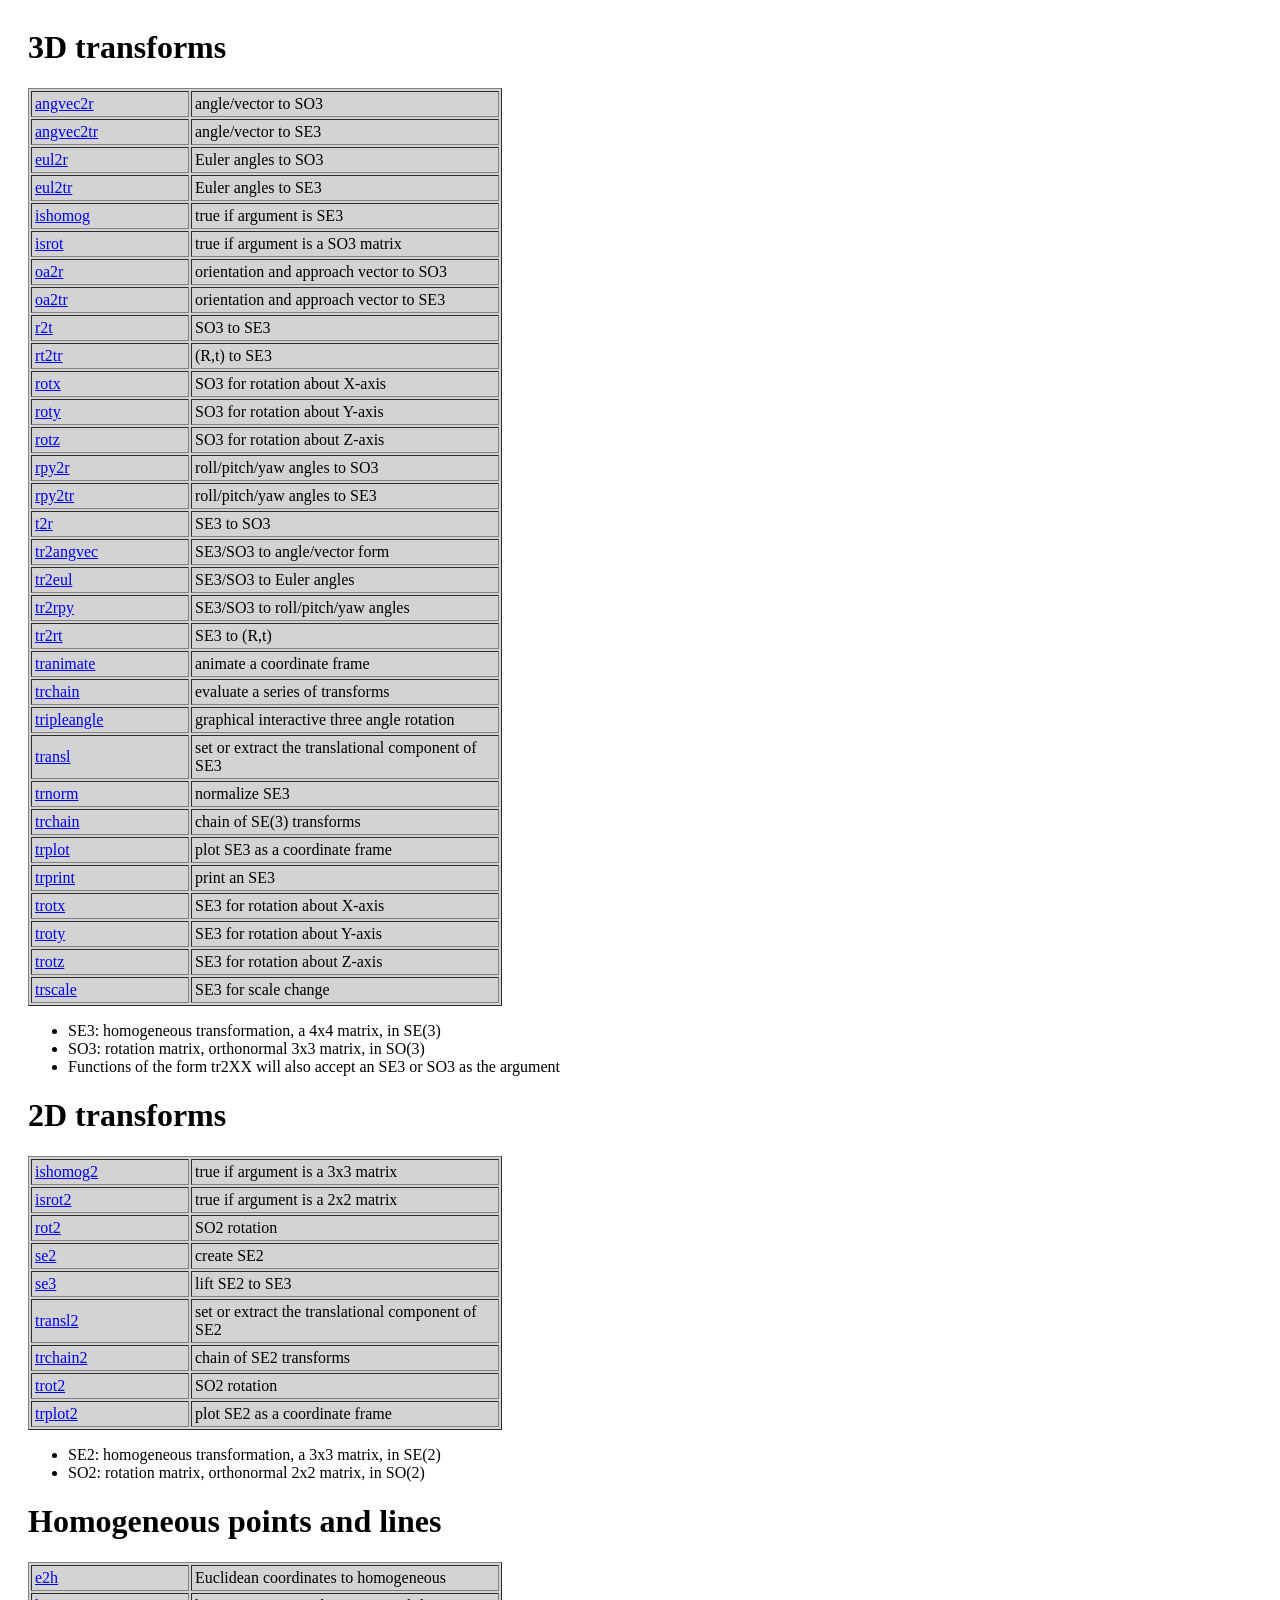
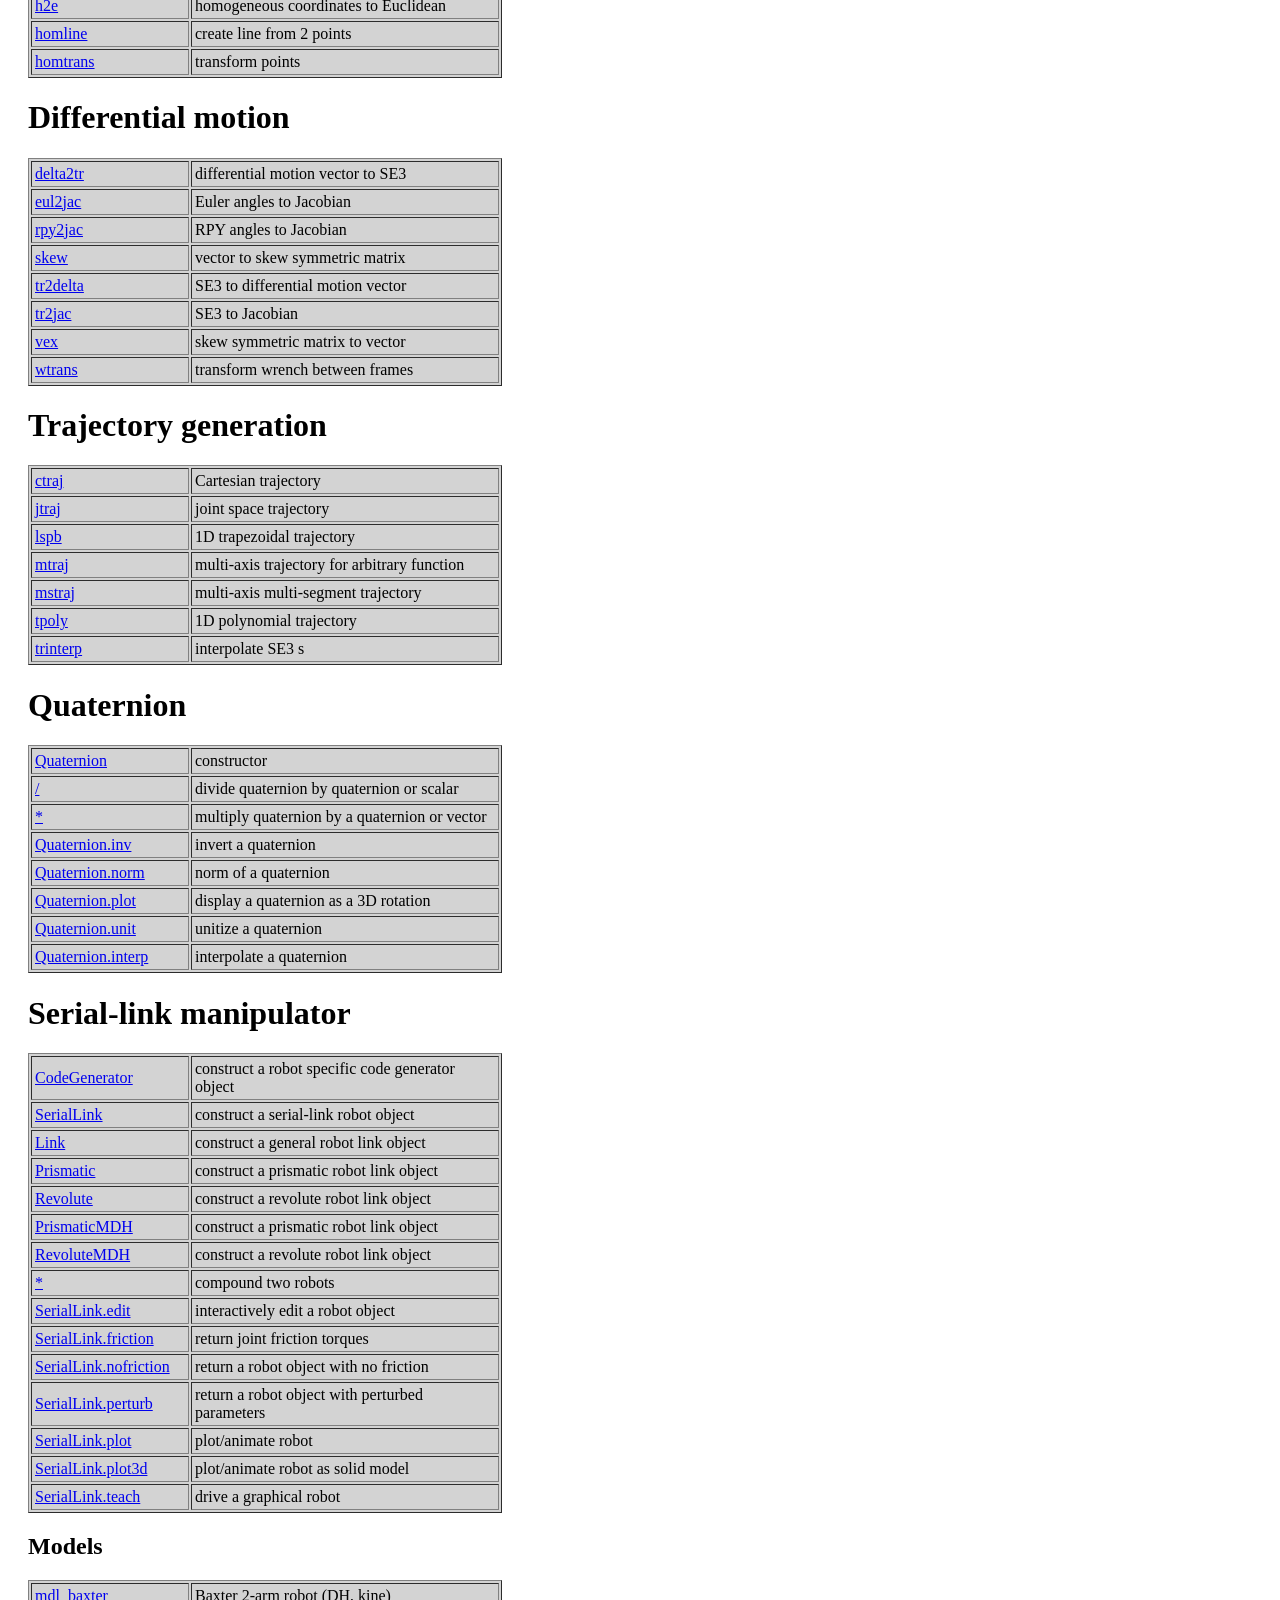
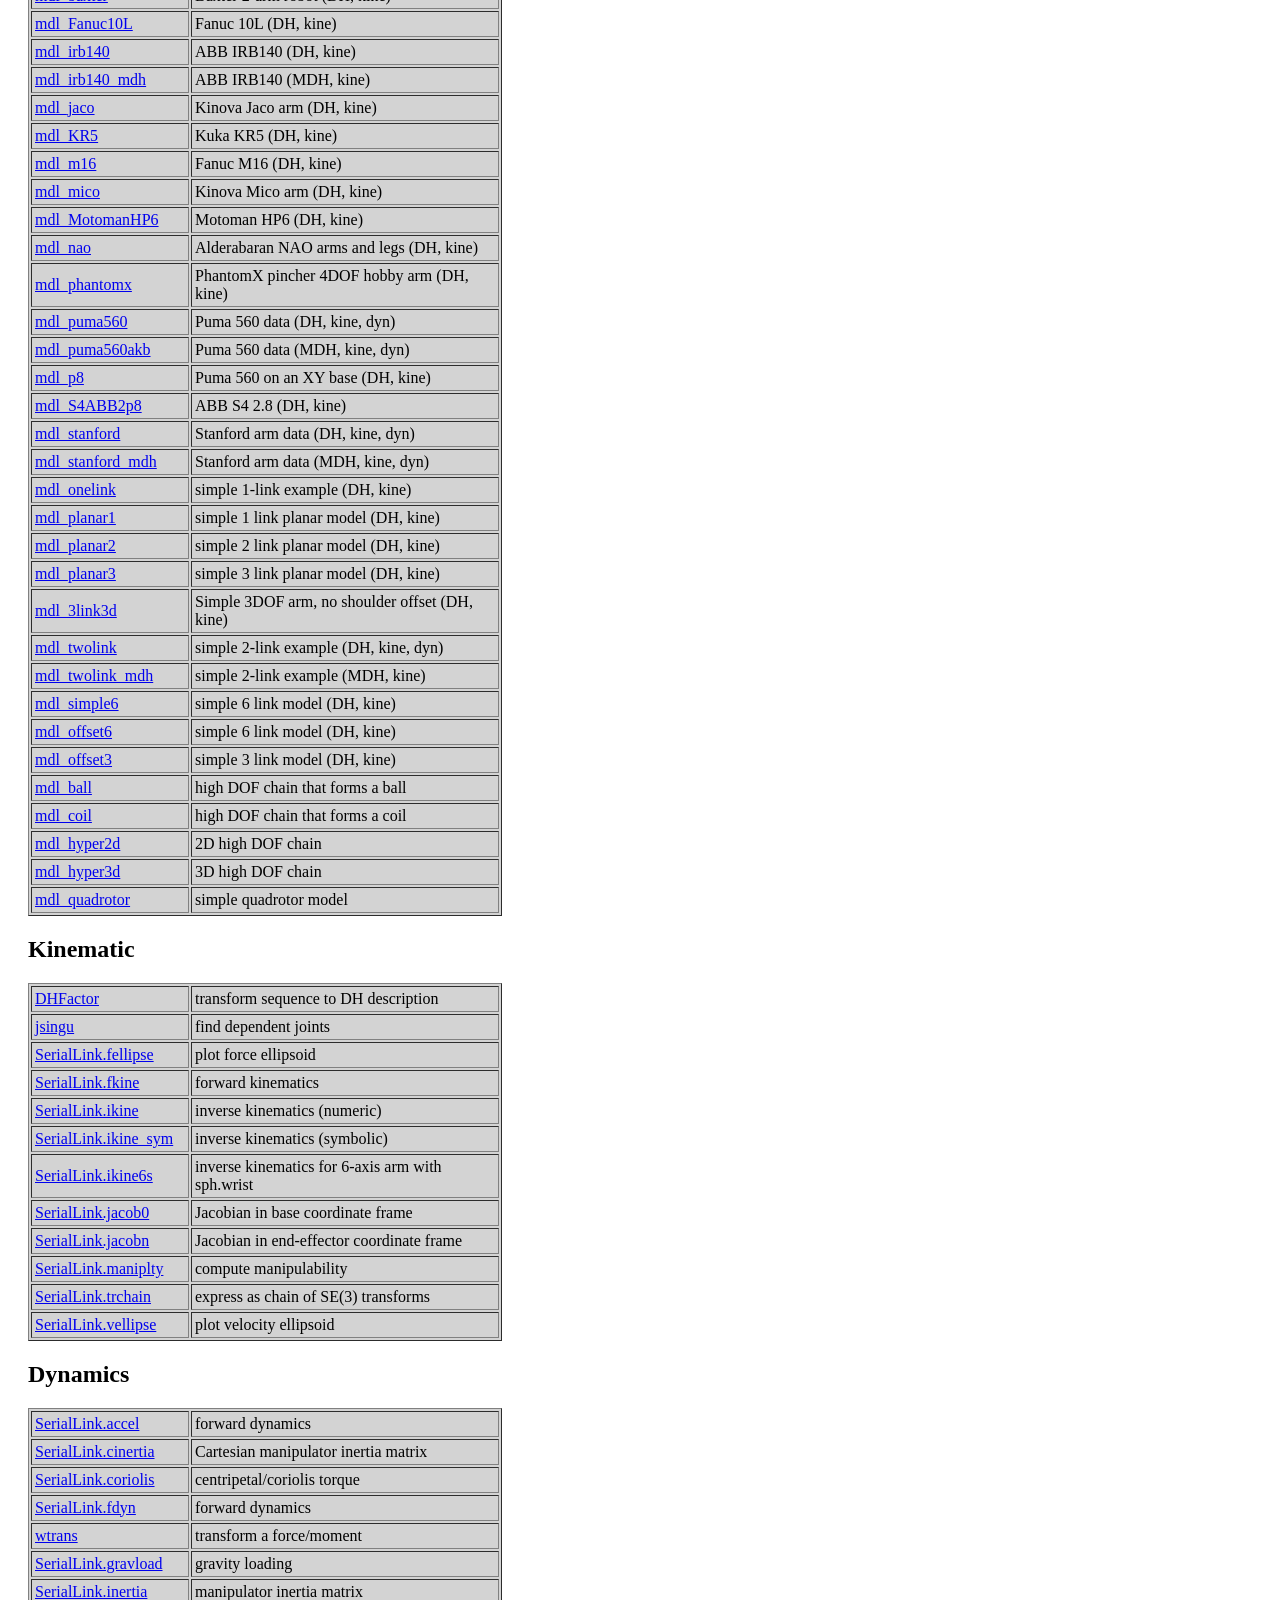
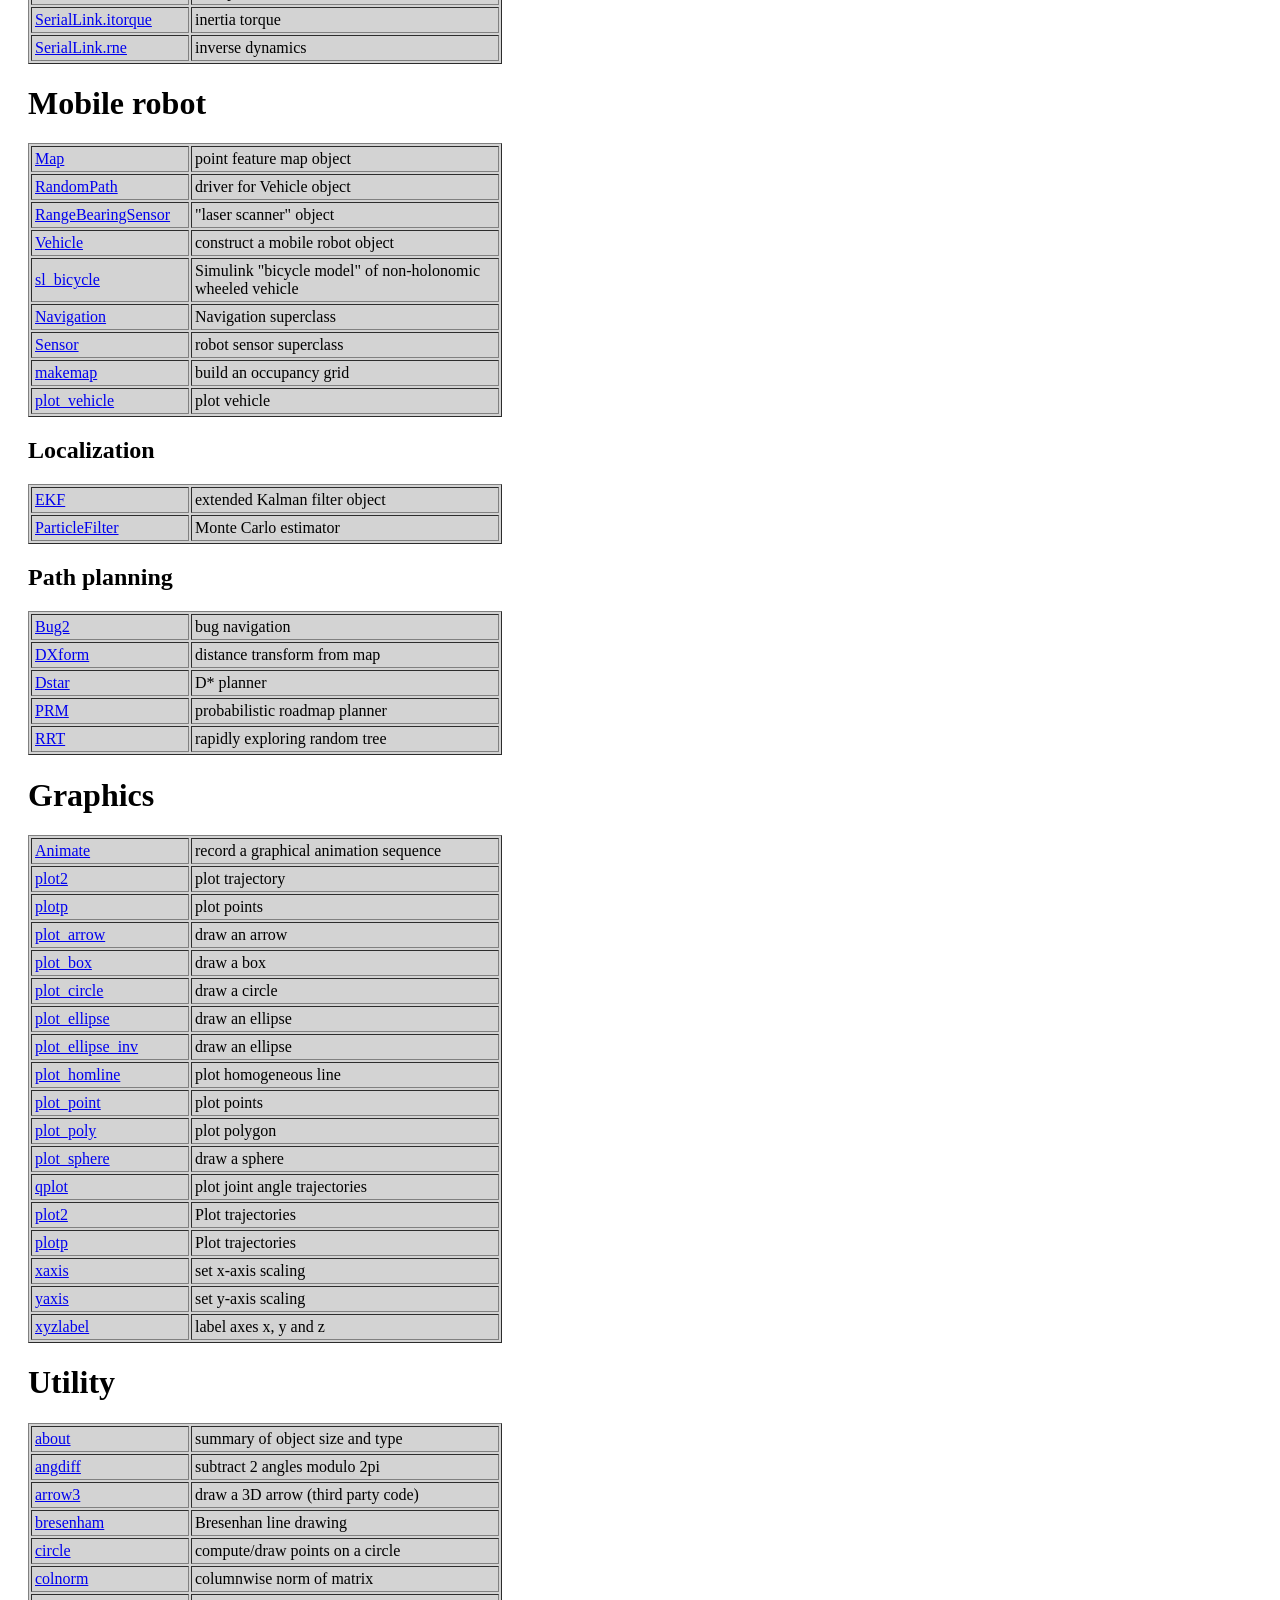
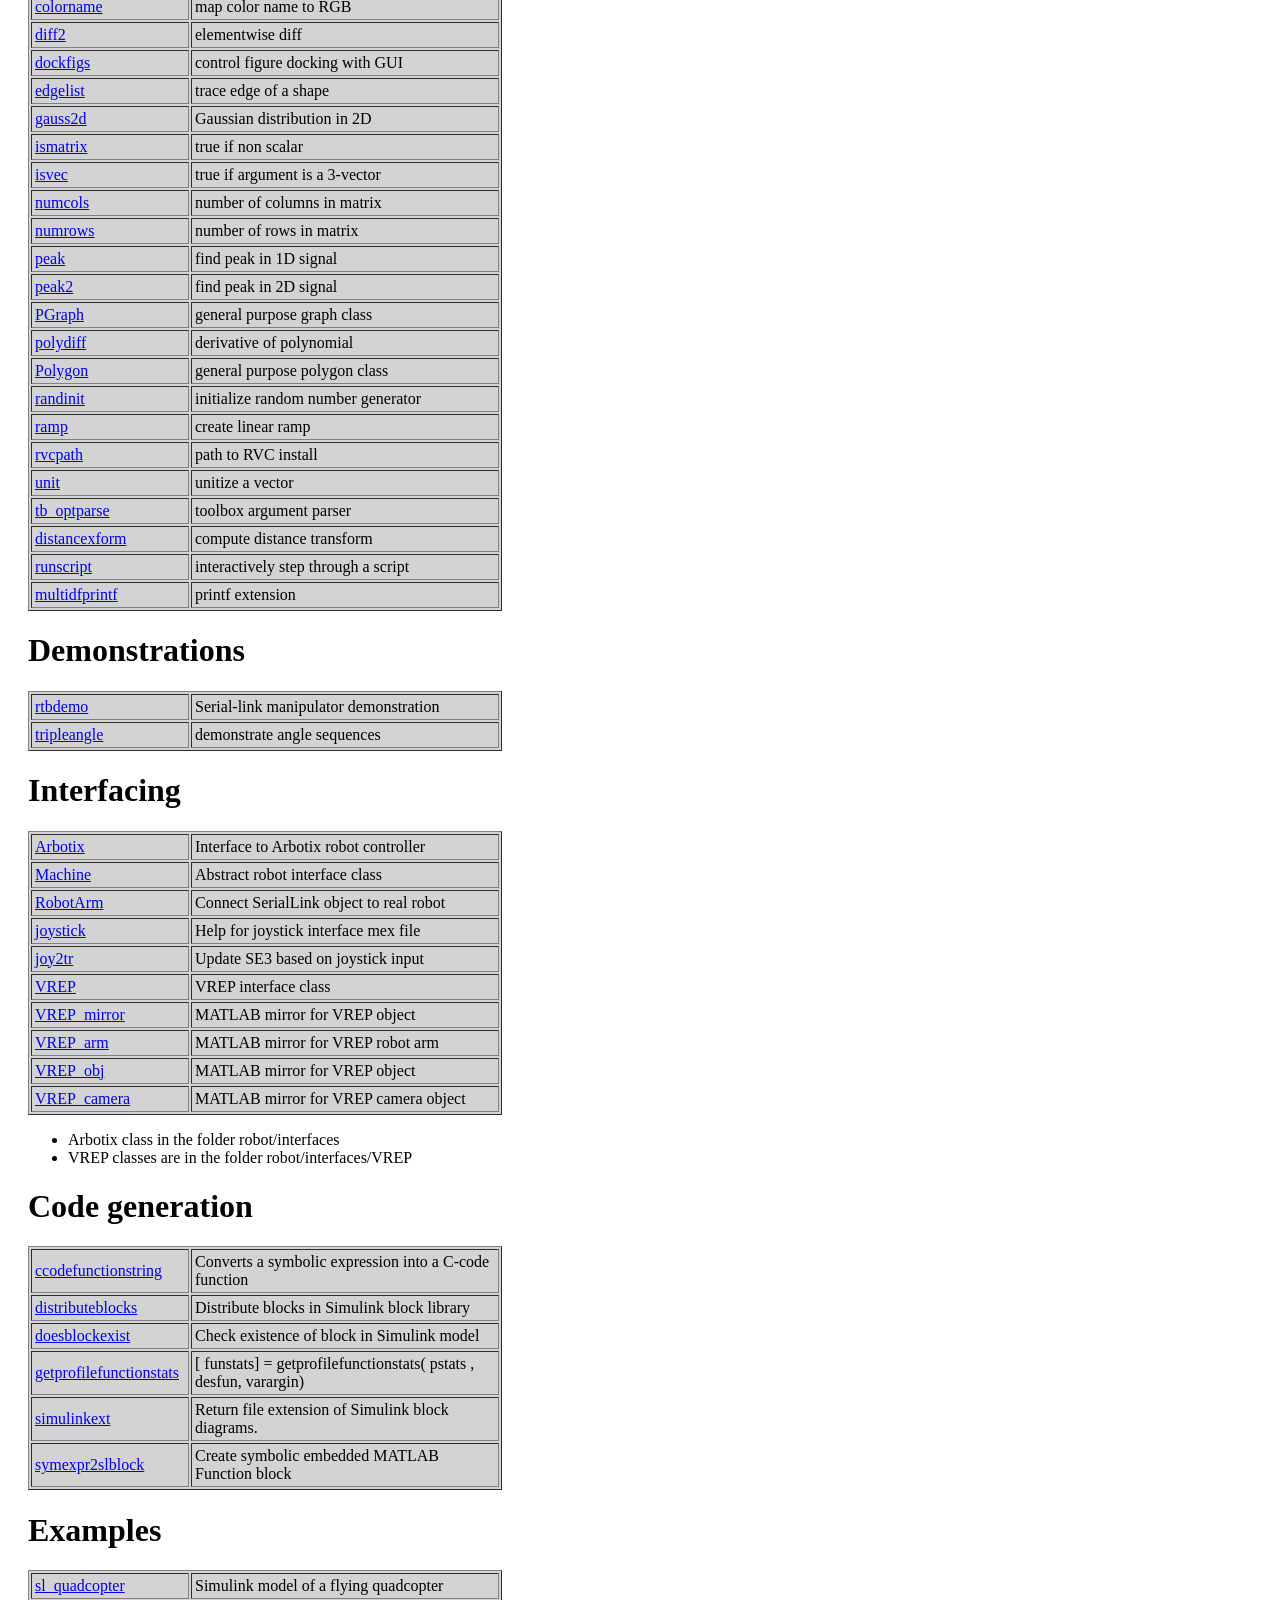
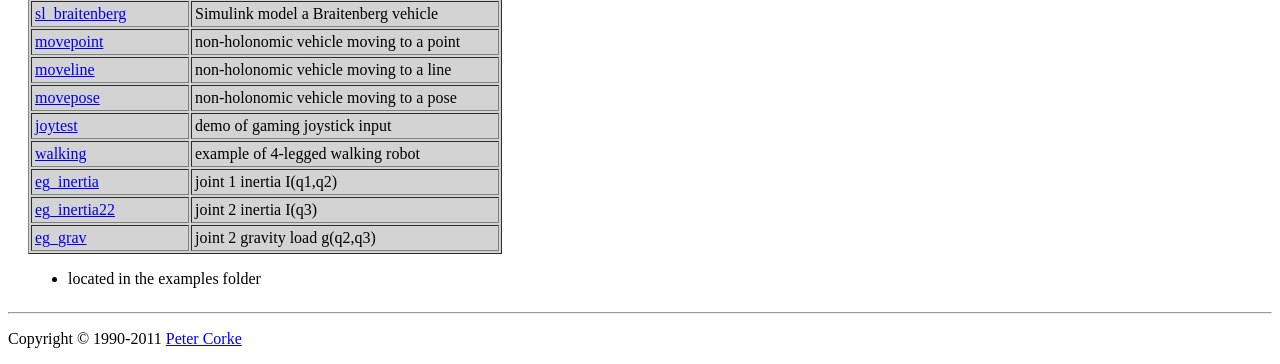
<file: rvctools/rvctools/robot/info/contents.html>
<html>
<body>
<div style="float:left; margin-left:20px;">
<h1><a name="3dtransforms">3D transforms</a></h1>
<p><table border="1px" style="background-color:lightgray" cellpadding=3>
<tr><td width="150"><a href="html/angvec2r.html">angvec2r</a></td><td width="300">angle/vector to SO3</td></tr>
<tr><td width="150"><a href="html/angvec2tr.html">angvec2tr</a></td><td width="300">angle/vector to SE3</td></tr>
<tr><td width="150"><a href="html/eul2r.html">eul2r</a></td><td width="300">Euler angles to SO3</td></tr>
<tr><td width="150"><a href="html/eul2tr.html">eul2tr</a></td><td width="300">Euler angles to SE3</td></tr>
<tr><td width="150"><a href="html/ishomog.html">ishomog</a></td><td width="300">true if argument is SE3</td></tr>
<tr><td width="150"><a href="html/isrot.html">isrot</a></td><td width="300">true if argument is a SO3 matrix</td></tr>
<tr><td width="150"><a href="html/oa2r.html">oa2r</a></td><td width="300">orientation and approach vector to SO3</td></tr>
<tr><td width="150"><a href="html/oa2tr.html">oa2tr</a></td><td width="300">orientation and approach vector to SE3</td></tr>
<tr><td width="150"><a href="html/r2t.html">r2t</a></td><td width="300">SO3 to SE3</td></tr>
<tr><td width="150"><a href="html/rt2tr.html">rt2tr</a></td><td width="300">(R,t) to SE3</td></tr>
<tr><td width="150"><a href="html/rotx.html">rotx</a></td><td width="300">SO3 for rotation about X-axis</td></tr>
<tr><td width="150"><a href="html/roty.html">roty</a></td><td width="300">SO3 for rotation about Y-axis</td></tr>
<tr><td width="150"><a href="html/rotz.html">rotz</a></td><td width="300">SO3 for rotation about Z-axis</td></tr>
<tr><td width="150"><a href="html/rpy2r.html">rpy2r</a></td><td width="300">roll/pitch/yaw angles to SO3</td></tr>
<tr><td width="150"><a href="html/rpy2tr.html">rpy2tr</a></td><td width="300">roll/pitch/yaw angles to SE3</td></tr>
<tr><td width="150"><a href="html/t2r.html">t2r</a></td><td width="300">SE3 to SO3</td></tr>
<tr><td width="150"><a href="html/tr2angvec.html">tr2angvec</a></td><td width="300">SE3/SO3 to angle/vector form</td></tr>
<tr><td width="150"><a href="html/tr2eul.html">tr2eul</a></td><td width="300">SE3/SO3 to Euler angles</td></tr>
<tr><td width="150"><a href="html/tr2rpy.html">tr2rpy</a></td><td width="300">SE3/SO3 to roll/pitch/yaw angles</td></tr>
<tr><td width="150"><a href="html/tr2rt.html">tr2rt</a></td><td width="300">SE3 to (R,t)</td></tr>
<tr><td width="150"><a href="html/tranimate.html">tranimate</a></td><td width="300">animate a coordinate frame</td></tr>
<tr><td width="150"><a href="html/trchain.html">trchain</a></td><td width="300">evaluate a series of transforms</td></tr>
<tr><td width="150"><a href="html/tripleangle.html">tripleangle</a></td><td width="300">graphical interactive three angle rotation</td></tr>
<tr><td width="150"><a href="html/transl.html">transl</a></td><td width="300">set or extract the translational component of SE3</td></tr>
<tr><td width="150"><a href="html/trnorm.html">trnorm</a></td><td width="300">normalize SE3</td></tr>
<tr><td width="150"><a href="html/trchain.html">trchain</a></td><td width="300">chain of SE(3) transforms</td></tr>
<tr><td width="150"><a href="html/trplot.html">trplot</a></td><td width="300">plot SE3 as a coordinate frame</td></tr>
<tr><td width="150"><a href="html/trprint.html">trprint</a></td><td width="300">print an SE3</td></tr>
<tr><td width="150"><a href="html/trotx.html">trotx</a></td><td width="300">SE3 for rotation about X-axis</td></tr>
<tr><td width="150"><a href="html/troty.html">troty</a></td><td width="300">SE3 for rotation about Y-axis</td></tr>
<tr><td width="150"><a href="html/trotz.html">trotz</a></td><td width="300">SE3 for rotation about Z-axis</td></tr>
<tr><td width="150"><a href="html/trscale.html">trscale</a></td><td width="300">SE3 for scale change</td></tr>
</table></p>
<p><ul>
<li>SE3: homogeneous transformation, a 4x4 matrix, in SE(3)</li>
<li>SO3: rotation matrix, orthonormal 3x3 matrix, in SO(3)</li>
<li>Functions of the form tr2XX will also accept an SE3 or SO3 as the argument</li>
</ul></p>
<h1><a name="2dtransforms">2D transforms</a></h1>
<p><table border="1px" style="background-color:lightgray" cellpadding=3>
<tr><td width="150"><a href="html/ishomog2.html">ishomog2</a></td><td width="300">true if argument is a 3x3 matrix</td></tr>
<tr><td width="150"><a href="html/isrot2.html">isrot2</a></td><td width="300">true if argument is a 2x2 matrix</td></tr>
<tr><td width="150"><a href="html/rot2.html">rot2</a></td><td width="300">SO2  rotation</td></tr>
<tr><td width="150"><a href="html/se2.html">se2</a></td><td width="300">create SE2</td></tr>
<tr><td width="150"><a href="html/se3.html">se3</a></td><td width="300">lift SE2 to SE3</td></tr>
<tr><td width="150"><a href="html/transl2.html">transl2</a></td><td width="300">set or extract the translational component of SE2</td></tr>
<tr><td width="150"><a href="html/trchain2.html">trchain2</a></td><td width="300">chain of SE2 transforms</td></tr>
<tr><td width="150"><a href="html/trot2.html">trot2</a></td><td width="300">SO2 rotation</td></tr>
<tr><td width="150"><a href="html/trplot2.html">trplot2</a></td><td width="300">plot SE2 as a coordinate frame</td></tr>
</table></p>
<p><ul>
<li>SE2: homogeneous transformation, a 3x3 matrix, in SE(2)</li>
<li>SO2: rotation matrix, orthonormal 2x2 matrix, in SO(2)</li>
</ul></p>
<h1><a name="homogeneouspointsandlines">Homogeneous points and lines</a></h1>
<p><table border="1px" style="background-color:lightgray" cellpadding=3>
<tr><td width="150"><a href="html/e2h.html">e2h</a></td><td width="300">Euclidean coordinates to homogeneous</td></tr>
<tr><td width="150"><a href="html/h2e.html">h2e</a></td><td width="300">homogeneous coordinates to Euclidean</td></tr>
<tr><td width="150"><a href="html/homline.html">homline</a></td><td width="300">create line from 2 points</td></tr>
<tr><td width="150"><a href="html/homtrans.html">homtrans</a></td><td width="300">transform points</td></tr>
</table></p>
<h1><a name="differentialmotion">Differential motion</a></h1>
<p><table border="1px" style="background-color:lightgray" cellpadding=3>
<tr><td width="150"><a href="html/delta2tr.html">delta2tr</a></td><td width="300">differential motion vector to SE3</td></tr>
<tr><td width="150"><a href="html/eul2jac.html">eul2jac</a></td><td width="300">Euler angles to Jacobian</td></tr>
<tr><td width="150"><a href="html/rpy2jac.html">rpy2jac</a></td><td width="300">RPY angles to Jacobian</td></tr>
<tr><td width="150"><a href="html/skew.html">skew</a></td><td width="300">vector to skew symmetric matrix</td></tr>
<tr><td width="150"><a href="html/tr2delta.html">tr2delta</a></td><td width="300">SE3 to differential motion vector</td></tr>
<tr><td width="150"><a href="html/tr2jac.html">tr2jac</a></td><td width="300">SE3 to Jacobian</td></tr>
<tr><td width="150"><a href="html/vex.html">vex</a></td><td width="300">skew symmetric matrix to vector</td></tr>
<tr><td width="150"><a href="html/wtrans.html">wtrans</a></td><td width="300">transform wrench between frames</td></tr>
</table></p>
<h1><a name="trajectorygeneration">Trajectory generation</a></h1>
<p><table border="1px" style="background-color:lightgray" cellpadding=3>
<tr><td width="150"><a href="html/ctraj.html">ctraj</a></td><td width="300">Cartesian trajectory</td></tr>
<tr><td width="150"><a href="html/jtraj.html">jtraj</a></td><td width="300">joint space trajectory</td></tr>
<tr><td width="150"><a href="html/lspb.html">lspb</a></td><td width="300">1D trapezoidal trajectory</td></tr>
<tr><td width="150"><a href="html/mtraj.html">mtraj</a></td><td width="300">multi-axis trajectory for arbitrary function</td></tr>
<tr><td width="150"><a href="html/mstraj.html">mstraj</a></td><td width="300">multi-axis multi-segment trajectory</td></tr>
<tr><td width="150"><a href="html/tpoly.html">tpoly</a></td><td width="300">1D polynomial trajectory</td></tr>
<tr><td width="150"><a href="html/trinterp.html">trinterp</a></td><td width="300">interpolate SE3 s</td></tr>
</table></p>
<h1><a name="quaternion">Quaternion</a></h1>
<p><table border="1px" style="background-color:lightgray" cellpadding=3>
<tr><td width="150"><a href="html/Quaternion.html">Quaternion</a></td><td width="300">constructor</td></tr>
<tr><td width="150"><a href="html//.html">/</a></td><td width="300">divide quaternion by quaternion or scalar</td></tr>
<tr><td width="150"><a href="html/*.html">*</a></td><td width="300">multiply quaternion by a quaternion or vector</td></tr>
<tr><td width="150"><a href="html/Quaternion.inv.html">Quaternion.inv</a></td><td width="300">invert a quaternion</td></tr>
<tr><td width="150"><a href="html/Quaternion.norm.html">Quaternion.norm</a></td><td width="300">norm of a quaternion</td></tr>
<tr><td width="150"><a href="html/Quaternion.plot.html">Quaternion.plot</a></td><td width="300">display a quaternion as a 3D rotation</td></tr>
<tr><td width="150"><a href="html/Quaternion.unit.html">Quaternion.unit</a></td><td width="300">unitize a quaternion</td></tr>
<tr><td width="150"><a href="html/Quaternion.interp.html">Quaternion.interp</a></td><td width="300">interpolate a quaternion</td></tr>
</table></p>
<h1><a name="serial-linkmanipulator">Serial-link manipulator</a></h1>
<p><table border="1px" style="background-color:lightgray" cellpadding=3>
<tr><td width="150"><a href="html/CodeGenerator.html">CodeGenerator</a></td><td width="300">construct a robot specific code generator object</td></tr>
<tr><td width="150"><a href="html/SerialLink.html">SerialLink</a></td><td width="300">construct a serial-link robot object</td></tr>
<tr><td width="150"><a href="html/Link.html">Link</a></td><td width="300">construct a general robot link object</td></tr>
<tr><td width="150"><a href="html/Prismatic.html">Prismatic</a></td><td width="300">construct a prismatic robot link object</td></tr>
<tr><td width="150"><a href="html/Revolute.html">Revolute</a></td><td width="300">construct a revolute robot link object</td></tr>
<tr><td width="150"><a href="html/PrismaticMDH.html">PrismaticMDH</a></td><td width="300">construct a prismatic robot link object</td></tr>
<tr><td width="150"><a href="html/RevoluteMDH.html">RevoluteMDH</a></td><td width="300">construct a revolute robot link object</td></tr>
<tr><td width="150"><a href="html/*.html">*</a></td><td width="300">compound two robots</td></tr>
<tr><td width="150"><a href="html/SerialLink.edit.html">SerialLink.edit</a></td><td width="300">interactively edit a robot object</td></tr>
<tr><td width="150"><a href="html/SerialLink.friction.html">SerialLink.friction</a></td><td width="300">return joint friction torques</td></tr>
<tr><td width="150"><a href="html/SerialLink.nofriction.html">SerialLink.nofriction</a></td><td width="300">return a robot object with no friction</td></tr>
<tr><td width="150"><a href="html/SerialLink.perturb.html">SerialLink.perturb</a></td><td width="300">return a robot object with perturbed parameters</td></tr>
<tr><td width="150"><a href="html/SerialLink.plot.html">SerialLink.plot</a></td><td width="300">plot/animate robot</td></tr>
<tr><td width="150"><a href="html/SerialLink.plot3d.html">SerialLink.plot3d</a></td><td width="300">plot/animate robot as solid model</td></tr>
<tr><td width="150"><a href="html/SerialLink.teach.html">SerialLink.teach</a></td><td width="300">drive a graphical  robot</td></tr>
</table></p>
<h2><a name="models">Models</a></h2>
<p><table border="1px" style="background-color:lightgray" cellpadding=3>
<tr><td width="150"><a href="html/mdl_baxter.html">mdl_baxter</a></td><td width="300">Baxter 2-arm robot (DH, kine)</td></tr>
<tr><td width="150"><a href="html/mdl_Fanuc10L.html">mdl_Fanuc10L</a></td><td width="300">Fanuc 10L (DH, kine)</td></tr>
<tr><td width="150"><a href="html/mdl_irb140.html">mdl_irb140</a></td><td width="300">ABB IRB140 (DH, kine)</td></tr>
<tr><td width="150"><a href="html/mdl_irb140_mdh.html">mdl_irb140_mdh</a></td><td width="300">ABB IRB140 (MDH, kine)</td></tr>
<tr><td width="150"><a href="html/mdl_jaco.html">mdl_jaco</a></td><td width="300">Kinova Jaco arm (DH, kine)</td></tr>
<tr><td width="150"><a href="html/mdl_KR5.html">mdl_KR5</a></td><td width="300">Kuka KR5 (DH, kine)</td></tr>
<tr><td width="150"><a href="html/mdl_m16.html">mdl_m16</a></td><td width="300">Fanuc M16 (DH, kine)</td></tr>
<tr><td width="150"><a href="html/mdl_mico.html">mdl_mico</a></td><td width="300">Kinova Mico arm (DH, kine)</td></tr>
<tr><td width="150"><a href="html/mdl_MotomanHP6.html">mdl_MotomanHP6</a></td><td width="300">Motoman HP6 (DH, kine)</td></tr>
<tr><td width="150"><a href="html/mdl_nao.html">mdl_nao</a></td><td width="300">Alderabaran NAO arms and legs (DH, kine)</td></tr>
<tr><td width="150"><a href="html/mdl_phantomx.html">mdl_phantomx</a></td><td width="300">PhantomX pincher 4DOF hobby arm (DH, kine)</td></tr>
<tr><td width="150"><a href="html/mdl_puma560.html">mdl_puma560</a></td><td width="300">Puma 560 data (DH, kine, dyn)</td></tr>
<tr><td width="150"><a href="html/mdl_puma560akb.html">mdl_puma560akb</a></td><td width="300">Puma 560 data (MDH, kine, dyn)</td></tr>
<tr><td width="150"><a href="html/mdl_p8.html">mdl_p8</a></td><td width="300">Puma 560 on an XY base (DH, kine)</td></tr>
<tr><td width="150"><a href="html/mdl_S4ABB2p8.html">mdl_S4ABB2p8</a></td><td width="300">ABB S4 2.8 (DH, kine)</td></tr>
<tr><td width="150"><a href="html/mdl_stanford.html">mdl_stanford</a></td><td width="300">Stanford arm data (DH, kine, dyn)</td></tr>
<tr><td width="150"><a href="html/mdl_stanford_mdh.html">mdl_stanford_mdh</a></td><td width="300">Stanford arm data (MDH, kine, dyn)</td></tr>
<tr><td width="150"><a href="html/mdl_onelink.html">mdl_onelink</a></td><td width="300">simple 1-link example (DH, kine)</td></tr>
<tr><td width="150"><a href="html/mdl_planar1.html">mdl_planar1</a></td><td width="300">simple 1 link planar model (DH, kine)</td></tr>
<tr><td width="150"><a href="html/mdl_planar2.html">mdl_planar2</a></td><td width="300">simple 2 link planar model (DH, kine)</td></tr>
<tr><td width="150"><a href="html/mdl_planar3.html">mdl_planar3</a></td><td width="300">simple 3 link planar model (DH, kine)</td></tr>
<tr><td width="150"><a href="html/mdl_3link3d.html">mdl_3link3d</a></td><td width="300">Simple 3DOF arm, no shoulder offset (DH, kine)</td></tr>
<tr><td width="150"><a href="html/mdl_twolink.html">mdl_twolink</a></td><td width="300">simple 2-link example (DH, kine, dyn)</td></tr>
<tr><td width="150"><a href="html/mdl_twolink_mdh.html">mdl_twolink_mdh</a></td><td width="300">simple 2-link example (MDH, kine)</td></tr>
<tr><td width="150"><a href="html/mdl_simple6.html">mdl_simple6</a></td><td width="300">simple 6 link model (DH, kine)</td></tr>
<tr><td width="150"><a href="html/mdl_offset6.html">mdl_offset6</a></td><td width="300">simple 6 link model (DH, kine)</td></tr>
<tr><td width="150"><a href="html/mdl_offset3.html">mdl_offset3</a></td><td width="300">simple 3 link model (DH, kine)</td></tr>
<tr><td width="150"><a href="html/mdl_ball.html">mdl_ball</a></td><td width="300">high DOF chain that forms a ball</td></tr>
<tr><td width="150"><a href="html/mdl_coil.html">mdl_coil</a></td><td width="300">high DOF chain that forms a coil</td></tr>
<tr><td width="150"><a href="html/mdl_hyper2d.html">mdl_hyper2d</a></td><td width="300">2D high DOF chain</td></tr>
<tr><td width="150"><a href="html/mdl_hyper3d.html">mdl_hyper3d</a></td><td width="300">3D high DOF chain</td></tr>
<tr><td width="150"><a href="html/mdl_quadrotor.html">mdl_quadrotor</a></td><td width="300">simple quadrotor model</td></tr>
</table></p>
<h2><a name="kinematic">Kinematic</a></h2>
<p><table border="1px" style="background-color:lightgray" cellpadding=3>
<tr><td width="150"><a href="html/DHFactor.html">DHFactor</a></td><td width="300">transform sequence to DH description</td></tr>
<tr><td width="150"><a href="html/jsingu.html">jsingu</a></td><td width="300">find dependent joints</td></tr>
<tr><td width="150"><a href="html/SerialLink.fellipse.html">SerialLink.fellipse</a></td><td width="300">plot force ellipsoid</td></tr>
<tr><td width="150"><a href="html/SerialLink.fkine.html">SerialLink.fkine</a></td><td width="300">forward kinematics</td></tr>
<tr><td width="150"><a href="html/SerialLink.ikine.html">SerialLink.ikine</a></td><td width="300">inverse kinematics (numeric)</td></tr>
<tr><td width="150"><a href="html/SerialLink.ikine_sym.html">SerialLink.ikine_sym</a></td><td width="300">inverse kinematics (symbolic)</td></tr>
<tr><td width="150"><a href="html/SerialLink.ikine6s.html">SerialLink.ikine6s</a></td><td width="300">inverse kinematics for 6-axis arm with sph.wrist</td></tr>
<tr><td width="150"><a href="html/SerialLink.jacob0.html">SerialLink.jacob0</a></td><td width="300">Jacobian in base coordinate frame</td></tr>
<tr><td width="150"><a href="html/SerialLink.jacobn.html">SerialLink.jacobn</a></td><td width="300">Jacobian in end-effector coordinate frame</td></tr>
<tr><td width="150"><a href="html/SerialLink.maniplty.html">SerialLink.maniplty</a></td><td width="300">compute manipulability</td></tr>
<tr><td width="150"><a href="html/SerialLink.trchain.html">SerialLink.trchain</a></td><td width="300">express as chain of SE(3) transforms</td></tr>
<tr><td width="150"><a href="html/SerialLink.vellipse.html">SerialLink.vellipse</a></td><td width="300">plot velocity ellipsoid</td></tr>
</table></p>
<h2><a name="dynamics">Dynamics</a></h2>
<p><table border="1px" style="background-color:lightgray" cellpadding=3>
<tr><td width="150"><a href="html/SerialLink.accel.html">SerialLink.accel</a></td><td width="300">forward dynamics</td></tr>
<tr><td width="150"><a href="html/SerialLink.cinertia.html">SerialLink.cinertia</a></td><td width="300">Cartesian manipulator inertia matrix</td></tr>
<tr><td width="150"><a href="html/SerialLink.coriolis.html">SerialLink.coriolis</a></td><td width="300">centripetal/coriolis torque</td></tr>
<tr><td width="150"><a href="html/SerialLink.fdyn.html">SerialLink.fdyn</a></td><td width="300">forward dynamics</td></tr>
<tr><td width="150"><a href="html/wtrans.html">wtrans</a></td><td width="300">transform a force/moment</td></tr>
<tr><td width="150"><a href="html/SerialLink.gravload.html">SerialLink.gravload</a></td><td width="300">gravity loading</td></tr>
<tr><td width="150"><a href="html/SerialLink.inertia.html">SerialLink.inertia</a></td><td width="300">manipulator inertia matrix</td></tr>
<tr><td width="150"><a href="html/SerialLink.itorque.html">SerialLink.itorque</a></td><td width="300">inertia torque</td></tr>
<tr><td width="150"><a href="html/SerialLink.rne.html">SerialLink.rne</a></td><td width="300">inverse dynamics</td></tr>
</table></p>
<h1><a name="mobilerobot">Mobile robot</a></h1>
<p><table border="1px" style="background-color:lightgray" cellpadding=3>
<tr><td width="150"><a href="html/Map.html">Map</a></td><td width="300">point feature map object</td></tr>
<tr><td width="150"><a href="html/RandomPath.html">RandomPath</a></td><td width="300">driver for Vehicle object</td></tr>
<tr><td width="150"><a href="html/RangeBearingSensor.html">RangeBearingSensor</a></td><td width="300">"laser scanner" object</td></tr>
<tr><td width="150"><a href="html/Vehicle.html">Vehicle</a></td><td width="300">construct a mobile robot object</td></tr>
<tr><td width="150"><a href="html/sl_bicycle.html">sl_bicycle</a></td><td width="300">Simulink "bicycle model" of non-holonomic wheeled vehicle</td></tr>
<tr><td width="150"><a href="html/Navigation.html">Navigation</a></td><td width="300">Navigation superclass</td></tr>
<tr><td width="150"><a href="html/Sensor.html">Sensor</a></td><td width="300">robot sensor superclass</td></tr>
<tr><td width="150"><a href="html/makemap.html">makemap</a></td><td width="300">build an occupancy grid</td></tr>
<tr><td width="150"><a href="html/plot_vehicle.html">plot_vehicle</a></td><td width="300">plot vehicle</td></tr>
</table></p>
<h2><a name="localization">Localization</a></h2>
<p><table border="1px" style="background-color:lightgray" cellpadding=3>
<tr><td width="150"><a href="html/EKF.html">EKF</a></td><td width="300">extended Kalman filter object</td></tr>
<tr><td width="150"><a href="html/ParticleFilter.html">ParticleFilter</a></td><td width="300">Monte Carlo estimator</td></tr>
</table></p>
<h2><a name="pathplanning">Path planning</a></h2>
<p><table border="1px" style="background-color:lightgray" cellpadding=3>
<tr><td width="150"><a href="html/Bug2.html">Bug2</a></td><td width="300">bug navigation</td></tr>
<tr><td width="150"><a href="html/DXform.html">DXform</a></td><td width="300">distance transform from map</td></tr>
<tr><td width="150"><a href="html/Dstar.html">Dstar</a></td><td width="300">D* planner</td></tr>
<tr><td width="150"><a href="html/PRM.html">PRM</a></td><td width="300">probabilistic roadmap planner</td></tr>
<tr><td width="150"><a href="html/RRT.html">RRT</a></td><td width="300">rapidly exploring random tree</td></tr>
</table></p>
<h1><a name="graphics">Graphics</a></h1>
<p><table border="1px" style="background-color:lightgray" cellpadding=3>
<tr><td width="150"><a href="html/Animate.html">Animate</a></td><td width="300">record a graphical animation sequence</td></tr>
<tr><td width="150"><a href="html/plot2.html">plot2</a></td><td width="300">plot trajectory</td></tr>
<tr><td width="150"><a href="html/plotp.html">plotp</a></td><td width="300">plot points</td></tr>
<tr><td width="150"><a href="html/plot_arrow.html">plot_arrow</a></td><td width="300">draw an arrow</td></tr>
<tr><td width="150"><a href="html/plot_box.html">plot_box</a></td><td width="300">draw a box</td></tr>
<tr><td width="150"><a href="html/plot_circle.html">plot_circle</a></td><td width="300">draw a circle</td></tr>
<tr><td width="150"><a href="html/plot_ellipse.html">plot_ellipse</a></td><td width="300">draw an ellipse</td></tr>
<tr><td width="150"><a href="html/plot_ellipse_inv.html">plot_ellipse_inv</a></td><td width="300">draw an ellipse</td></tr>
<tr><td width="150"><a href="html/plot_homline.html">plot_homline</a></td><td width="300">plot homogeneous line</td></tr>
<tr><td width="150"><a href="html/plot_point.html">plot_point</a></td><td width="300">plot points</td></tr>
<tr><td width="150"><a href="html/plot_poly.html">plot_poly</a></td><td width="300">plot polygon</td></tr>
<tr><td width="150"><a href="html/plot_sphere.html">plot_sphere</a></td><td width="300">draw a sphere</td></tr>
<tr><td width="150"><a href="html/qplot.html">qplot</a></td><td width="300">plot joint angle trajectories</td></tr>
<tr><td width="150"><a href="html/plot2.html">plot2</a></td><td width="300">Plot trajectories</td></tr>
<tr><td width="150"><a href="html/plotp.html">plotp</a></td><td width="300">Plot trajectories</td></tr>
<tr><td width="150"><a href="html/xaxis.html">xaxis</a></td><td width="300">set x-axis scaling</td></tr>
<tr><td width="150"><a href="html/yaxis.html">yaxis</a></td><td width="300">set y-axis scaling</td></tr>
<tr><td width="150"><a href="html/xyzlabel.html">xyzlabel</a></td><td width="300">label axes x, y and z</td></tr>
</table></p>
<h1><a name="utility">Utility</a></h1>
<p><table border="1px" style="background-color:lightgray" cellpadding=3>
<tr><td width="150"><a href="html/about.html">about</a></td><td width="300">summary of object size and type</td></tr>
<tr><td width="150"><a href="html/angdiff.html">angdiff</a></td><td width="300">subtract 2 angles modulo 2pi</td></tr>
<tr><td width="150"><a href="html/arrow3.html">arrow3</a></td><td width="300">draw a 3D arrow (third party code)</td></tr>
<tr><td width="150"><a href="html/bresenham.html">bresenham</a></td><td width="300">Bresenhan line drawing</td></tr>
<tr><td width="150"><a href="html/circle.html">circle</a></td><td width="300">compute/draw points on a circle</td></tr>
<tr><td width="150"><a href="html/colnorm.html">colnorm</a></td><td width="300">columnwise norm of matrix</td></tr>
<tr><td width="150"><a href="html/colorname.html">colorname</a></td><td width="300">map color name to RGB</td></tr>
<tr><td width="150"><a href="html/diff2.html">diff2</a></td><td width="300">elementwise diff</td></tr>
<tr><td width="150"><a href="html/dockfigs.html">dockfigs</a></td><td width="300">control figure docking with GUI</td></tr>
<tr><td width="150"><a href="html/edgelist.html">edgelist</a></td><td width="300">trace edge of a shape</td></tr>
<tr><td width="150"><a href="html/gauss2d.html">gauss2d</a></td><td width="300">Gaussian distribution in 2D</td></tr>
<tr><td width="150"><a href="html/ismatrix.html">ismatrix</a></td><td width="300">true if non scalar</td></tr>
<tr><td width="150"><a href="html/isvec.html">isvec</a></td><td width="300">true if argument is a 3-vector</td></tr>
<tr><td width="150"><a href="html/numcols.html">numcols</a></td><td width="300">number of columns in matrix</td></tr>
<tr><td width="150"><a href="html/numrows.html">numrows</a></td><td width="300">number of rows in matrix</td></tr>
<tr><td width="150"><a href="html/peak.html">peak</a></td><td width="300">find peak in 1D signal</td></tr>
<tr><td width="150"><a href="html/peak2.html">peak2</a></td><td width="300">find peak in 2D signal</td></tr>
<tr><td width="150"><a href="html/PGraph.html">PGraph</a></td><td width="300">general purpose graph class</td></tr>
<tr><td width="150"><a href="html/polydiff.html">polydiff</a></td><td width="300">derivative of polynomial</td></tr>
<tr><td width="150"><a href="html/Polygon.html">Polygon</a></td><td width="300">general purpose polygon class</td></tr>
<tr><td width="150"><a href="html/randinit.html">randinit</a></td><td width="300">initialize random number generator</td></tr>
<tr><td width="150"><a href="html/ramp.html">ramp</a></td><td width="300">create linear ramp</td></tr>
<tr><td width="150"><a href="html/rvcpath.html">rvcpath</a></td><td width="300">path to RVC install</td></tr>
<tr><td width="150"><a href="html/unit.html">unit</a></td><td width="300">unitize a vector</td></tr>
<tr><td width="150"><a href="html/tb_optparse.html">tb_optparse</a></td><td width="300">toolbox argument parser</td></tr>
<tr><td width="150"><a href="html/distancexform.html">distancexform</a></td><td width="300">compute distance transform</td></tr>
<tr><td width="150"><a href="html/runscript.html">runscript</a></td><td width="300">interactively step through a script</td></tr>
<tr><td width="150"><a href="html/multidfprintf.html">multidfprintf</a></td><td width="300">printf extension</td></tr>
</table></p>
<h1><a name="demonstrations">Demonstrations</a></h1>
<p><table border="1px" style="background-color:lightgray" cellpadding=3>
<tr><td width="150"><a href="html/rtbdemo.html">rtbdemo</a></td><td width="300">Serial-link manipulator demonstration</td></tr>
<tr><td width="150"><a href="html/tripleangle.html">tripleangle</a></td><td width="300">demonstrate angle sequences</td></tr>
</table></p>
<h1><a name="interfacing">Interfacing</a></h1>
<p><table border="1px" style="background-color:lightgray" cellpadding=3>
<tr><td width="150"><a href="html/Arbotix.html">Arbotix</a></td><td width="300">Interface to Arbotix robot controller</td></tr>
<tr><td width="150"><a href="html/Machine.html">Machine</a></td><td width="300">Abstract robot interface class</td></tr>
<tr><td width="150"><a href="html/RobotArm.html">RobotArm</a></td><td width="300">Connect SerialLink object to real robot</td></tr>
<tr><td width="150"><a href="html/joystick.html">joystick</a></td><td width="300">Help for joystick interface mex file</td></tr>
<tr><td width="150"><a href="html/joy2tr.html">joy2tr</a></td><td width="300">Update SE3 based on joystick input</td></tr>
<tr><td width="150"><a href="html/VREP.html">VREP</a></td><td width="300">VREP interface class</td></tr>
<tr><td width="150"><a href="html/VREP_mirror.html">VREP_mirror</a></td><td width="300">MATLAB mirror for VREP object</td></tr>
<tr><td width="150"><a href="html/VREP_arm.html">VREP_arm</a></td><td width="300">MATLAB mirror for VREP robot arm</td></tr>
<tr><td width="150"><a href="html/VREP_obj.html">VREP_obj</a></td><td width="300">MATLAB mirror for VREP object</td></tr>
<tr><td width="150"><a href="html/VREP_camera.html">VREP_camera</a></td><td width="300">MATLAB mirror for VREP camera object</td></tr>
</table></p>
<p><ul>
<li> Arbotix class in the folder robot/interfaces</li>
<li> VREP classes are in the folder robot/interfaces/VREP</li>
</ul></p>
<h1><a name="codegeneration">Code generation</a></h1>
<p><table border="1px" style="background-color:lightgray" cellpadding=3>
<tr><td width="150"><a href="html/ccodefunctionstring.html">ccodefunctionstring</a></td><td width="300">Converts a symbolic expression into a C-code function</td></tr>
<tr><td width="150"><a href="html/distributeblocks.html">distributeblocks</a></td><td width="300">Distribute blocks in Simulink block library</td></tr>
<tr><td width="150"><a href="html/doesblockexist.html">doesblockexist</a></td><td width="300">Check existence of block in Simulink model</td></tr>
<tr><td width="150"><a href="html/getprofilefunctionstats.html">getprofilefunctionstats</a></td><td width="300">[ funstats] = getprofilefunctionstats( pstats , desfun, varargin)</td></tr>
<tr><td width="150"><a href="html/simulinkext.html">simulinkext</a></td><td width="300">Return file extension of Simulink block diagrams.</td></tr>
<tr><td width="150"><a href="html/symexpr2slblock.html">symexpr2slblock</a></td><td width="300">Create symbolic embedded MATLAB Function block</td></tr>
</table></p>
<h1><a name="examples">Examples</a></h1>
<p><table border="1px" style="background-color:lightgray" cellpadding=3>
<tr><td width="150"><a href="html/sl_quadcopter.html">sl_quadcopter</a></td><td width="300">Simulink model of a flying quadcopter</td></tr>
<tr><td width="150"><a href="html/sl_braitenberg.html">sl_braitenberg</a></td><td width="300">Simulink model a Braitenberg vehicle</td></tr>
<tr><td width="150"><a href="html/movepoint.html">movepoint</a></td><td width="300">non-holonomic vehicle moving to a point</td></tr>
<tr><td width="150"><a href="html/moveline.html">moveline</a></td><td width="300">non-holonomic vehicle moving to a line</td></tr>
<tr><td width="150"><a href="html/movepose.html">movepose</a></td><td width="300">non-holonomic vehicle moving to a pose</td></tr>
<tr><td width="150"><a href="html/joytest.html">joytest</a></td><td width="300">demo of gaming joystick input</td></tr>
<tr><td width="150"><a href="html/walking.html">walking</a></td><td width="300">example of 4-legged walking robot</td></tr>
<tr><td width="150"><a href="html/eg_inertia.html">eg_inertia</a></td><td width="300">joint 1 inertia I(q1,q2)</td></tr>
<tr><td width="150"><a href="html/eg_inertia22.html">eg_inertia22</a></td><td width="300">joint 2 inertia I(q3)</td></tr>
<tr><td width="150"><a href="html/eg_grav.html">eg_grav</a></td><td width="300">joint 2 gravity load g(q2,q3)</td></tr>
</table></p>
<p><ul>
<li> located in the examples folder</li>
</ul></p>
</div><br clear="all" /><hr />
<p>Copyright &copy; 1990-2011 <a href="http://www.petercorke.com">Peter Corke</a></p>
</body>
</html>
</file>
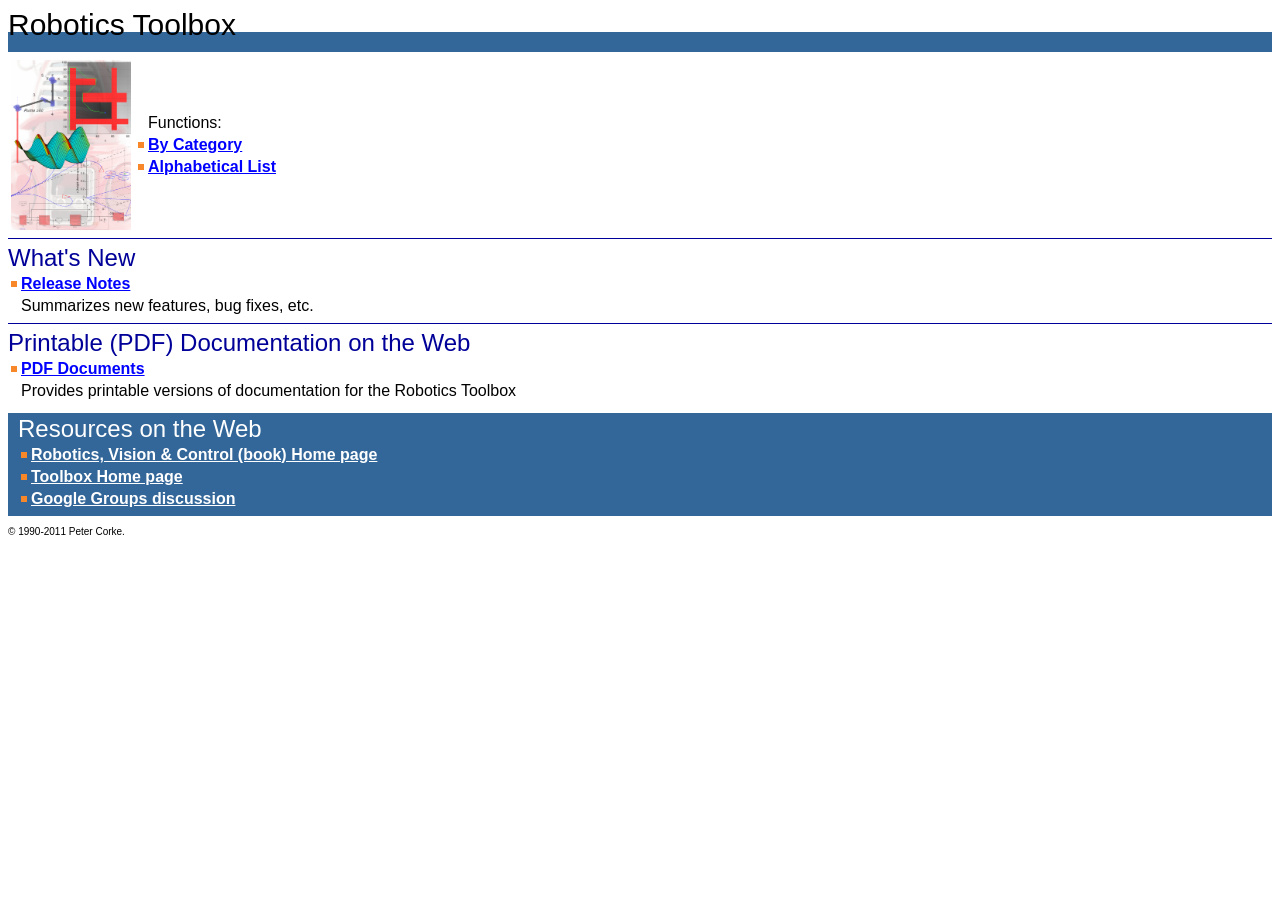
<file: rvctools/rvctools/robot/info/robot_product_page.html>
<html><head>
      <meta http-equiv="Content-Type" content="text/html; charset=utf-8">
   <title>Robotics Toolbox</title><meta name="toctype" content="ug"><style type="text/css">


body{font-family: arial; font-size: 10px}
        a:link {color: #0000FF; text-decoration:underline; font-weight:bold;}
        a:visited {color: #0000FF; text-decoration:underline; font-weight:bold;}
        a:hover {color: #0000FF; text-decoration:underline; font-weight:bold;}
        a:active {color: #0000FF; text-decoration:underline; font-weight:bold;}
        div.expander a:link {font-weight:normal;} /* unvisited expander link */
        div.expander a:visited {font-weight:normal;} /* visited expander link */
                p.copy a {font-weight:normal;}

a.rotw:link {color: white}
a.rotw:visited {color: #ffffFF; text-decoration:underline; font-weight:bold;}
a.rotw:hover {color: #0000FF; text-decoration:underline; font-weight:bold;}
a.rotw:active {color: #0000FF; text-decoration:underline; font-weight:bold;}

h1 {
font-weight:normal;
font-size: xx-large;
font-weight: lighter;
}
h2 {
font-weight:normal;
font-size: large;
color:#000099}

        /* Text Classes */

        .a12obsolete        {font-family:arial; font-size:12px; font-weight:bold;}
        .a15obsolete        {font-family:arial; font-size:15px; font-weight:bold;}
        .v8         {font-family:arial; font-size:8pt; font-weight:normal;}
        p.copy      { margin:0; padding:2px; background-color:#FFFFFF; }
                div.expander dd {margin-top:-1ex; margin-left:3ex;}
                table {border-width:0;}
         </style></head>
<body>
<div style="font-size: 30px; font-weight: lighter; margin-bottom: -10px; padding-bottom: -10px">Robotics Toolbox</div>
<hr style="color:#336699; background-color: #336699; padding-top: 0px; margin-top: 0px; height: 20px; border:none" />

<table>
<tr><td><img src="rtb-montage-notext.png" width="120"></td>
<td>
    <table>
    <tr><td></td><td>Functions:</td></tr>
    <tr><td><img src="icons/bullet_orange.gif" alt="bullet" width="6" height="6"></td><td><a href="contents.html">By Category</a></td></tr>
    <tr><td><img src="icons/bullet_orange.gif" alt="bullet" width="6" height="6"></td><td><a href="contents_alpha.html">Alphabetical List</a></td></tr>
    </table>
</tr>
</td>
</table>
<hr style="color: #000099; background-color: #000099; height: 1px; border: none" />
<div style="font-size: x-large; color: #000099">What's New</div>
<table>
<tr><td><img src="icons/bullet_orange.gif" alt="bullet" width="6" height="6"></td><td><a href="release.html">Release Notes</a></td></tr>
<tr><td></td><td>Summarizes new features, bug fixes, etc.</td></tr>
</table>
<hr style="color: #000099; background-color: #000099; height: 1px; border: none" />
<div style="font-size: x-large; color: #000099">Printable (PDF) Documentation on the Web</div>
<table>
<tr><td><img src="icons/bullet_orange.gif" alt="bullet" width="6" height="6"></td><td><a href="http://www.petercorke.com/robot/robot.pdf">PDF Documents</a></td></tr>
<tr><td></td><td>Provides printable versions of documentation for the Robotics Toolbox</td></tr>
</table>
<p></p>

<div style="padding-left: 10px; padding-top: 2px; padding-bottom: 5px; background-color:#336699; color:#ffffff">

<div style="font-size: x-large; color: #ffffff">Resources on the Web</div>
<table style="background-color:#336699; color:#ffffff">
<tr>
  <td><img src="icons/bullet_orange.gif" alt="bullet" width="6" height="6"></td>
  <td><a class="rotw" href="http://www.petercorke.com/RVC">Robotics, Vision &amp; Control (book) Home page</a></td>
</tr>
<tr>
  <td><img src="icons/bullet_orange.gif" alt="bullet" width="6" height="6"></td>
  <td><a class="rotw" href="http://www.petercorke.com/robot">Toolbox Home page</a></td>
</tr>
<tr>
  <td><img src="icons/bullet_orange.gif" alt="bullet" width="6" height="6"></td>
  <td><a class="rotw" href="http://groups.google.com/group/robotics-tool-box?hl=en">Google Groups discussion</a></td>
</tr>
</table>
</div>

<p>&copy; 1990-2011 Peter Corke.</p>
</body></html>
</file>
